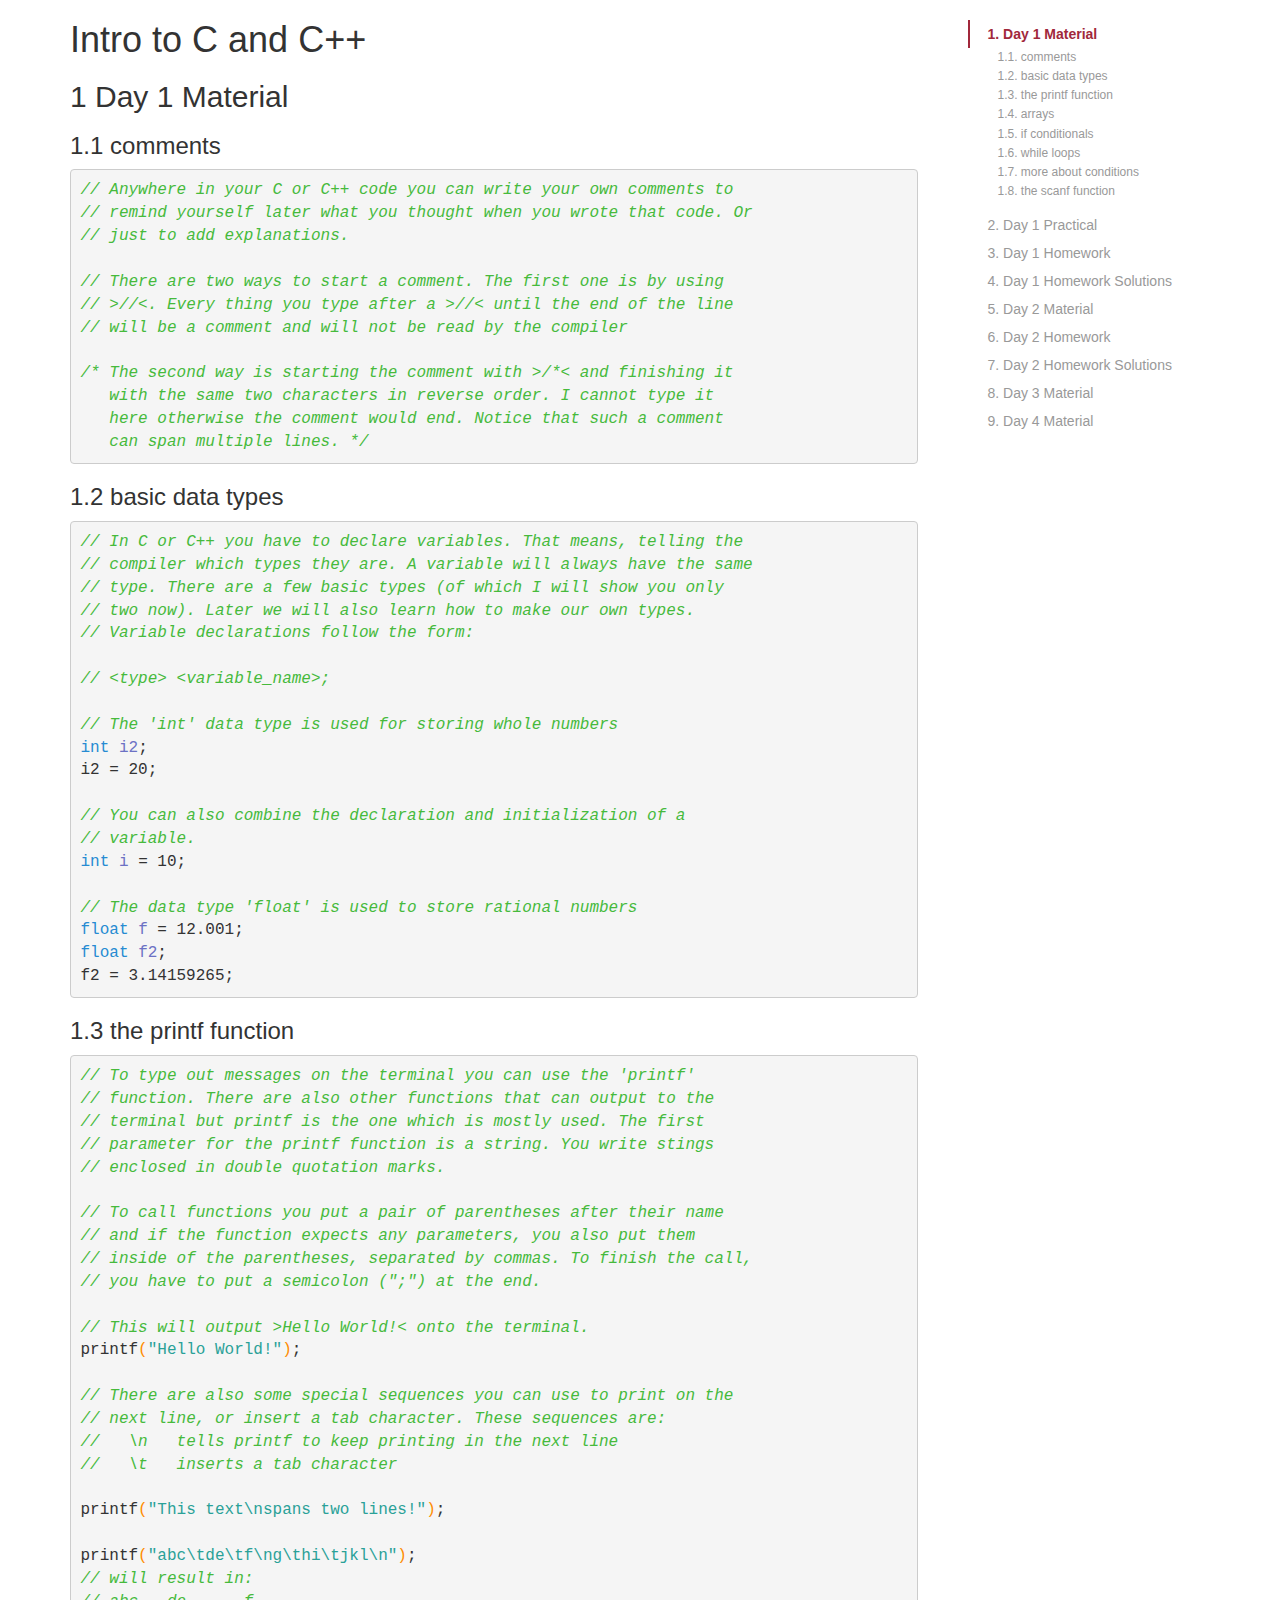
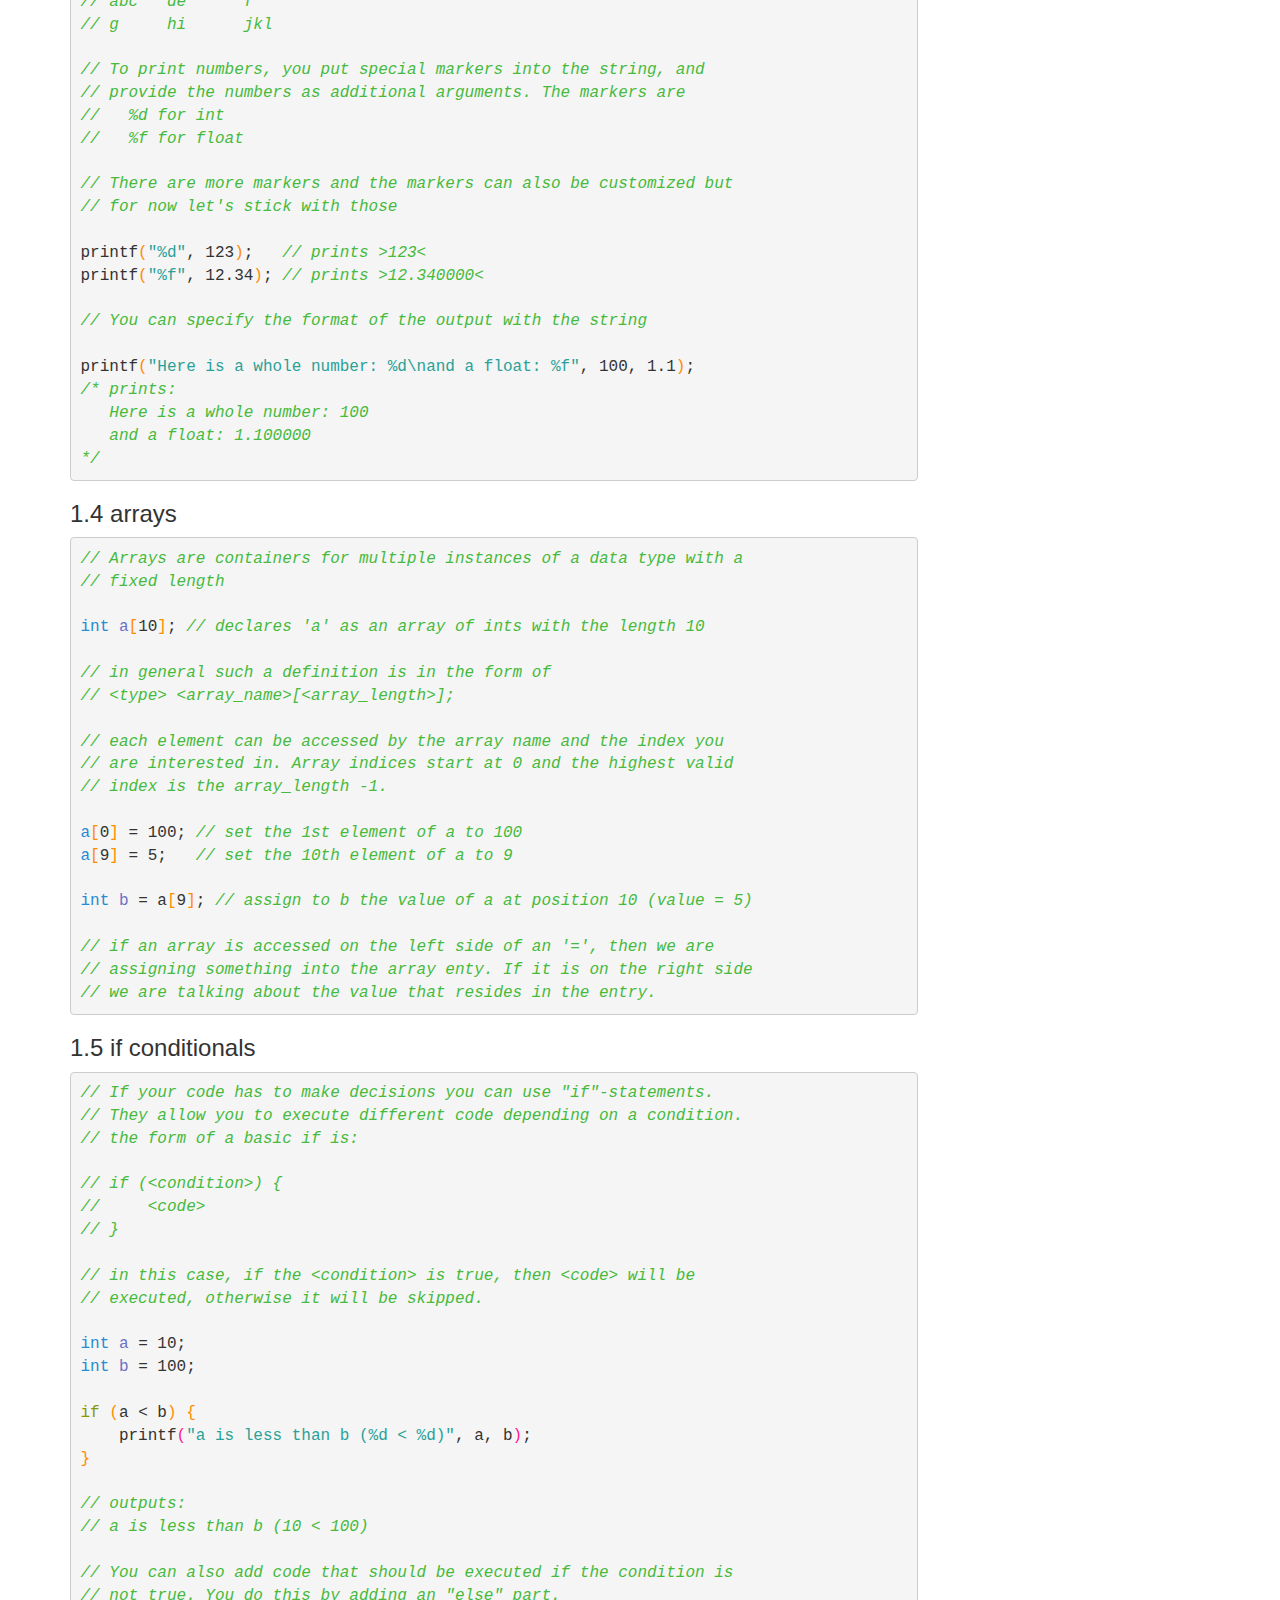
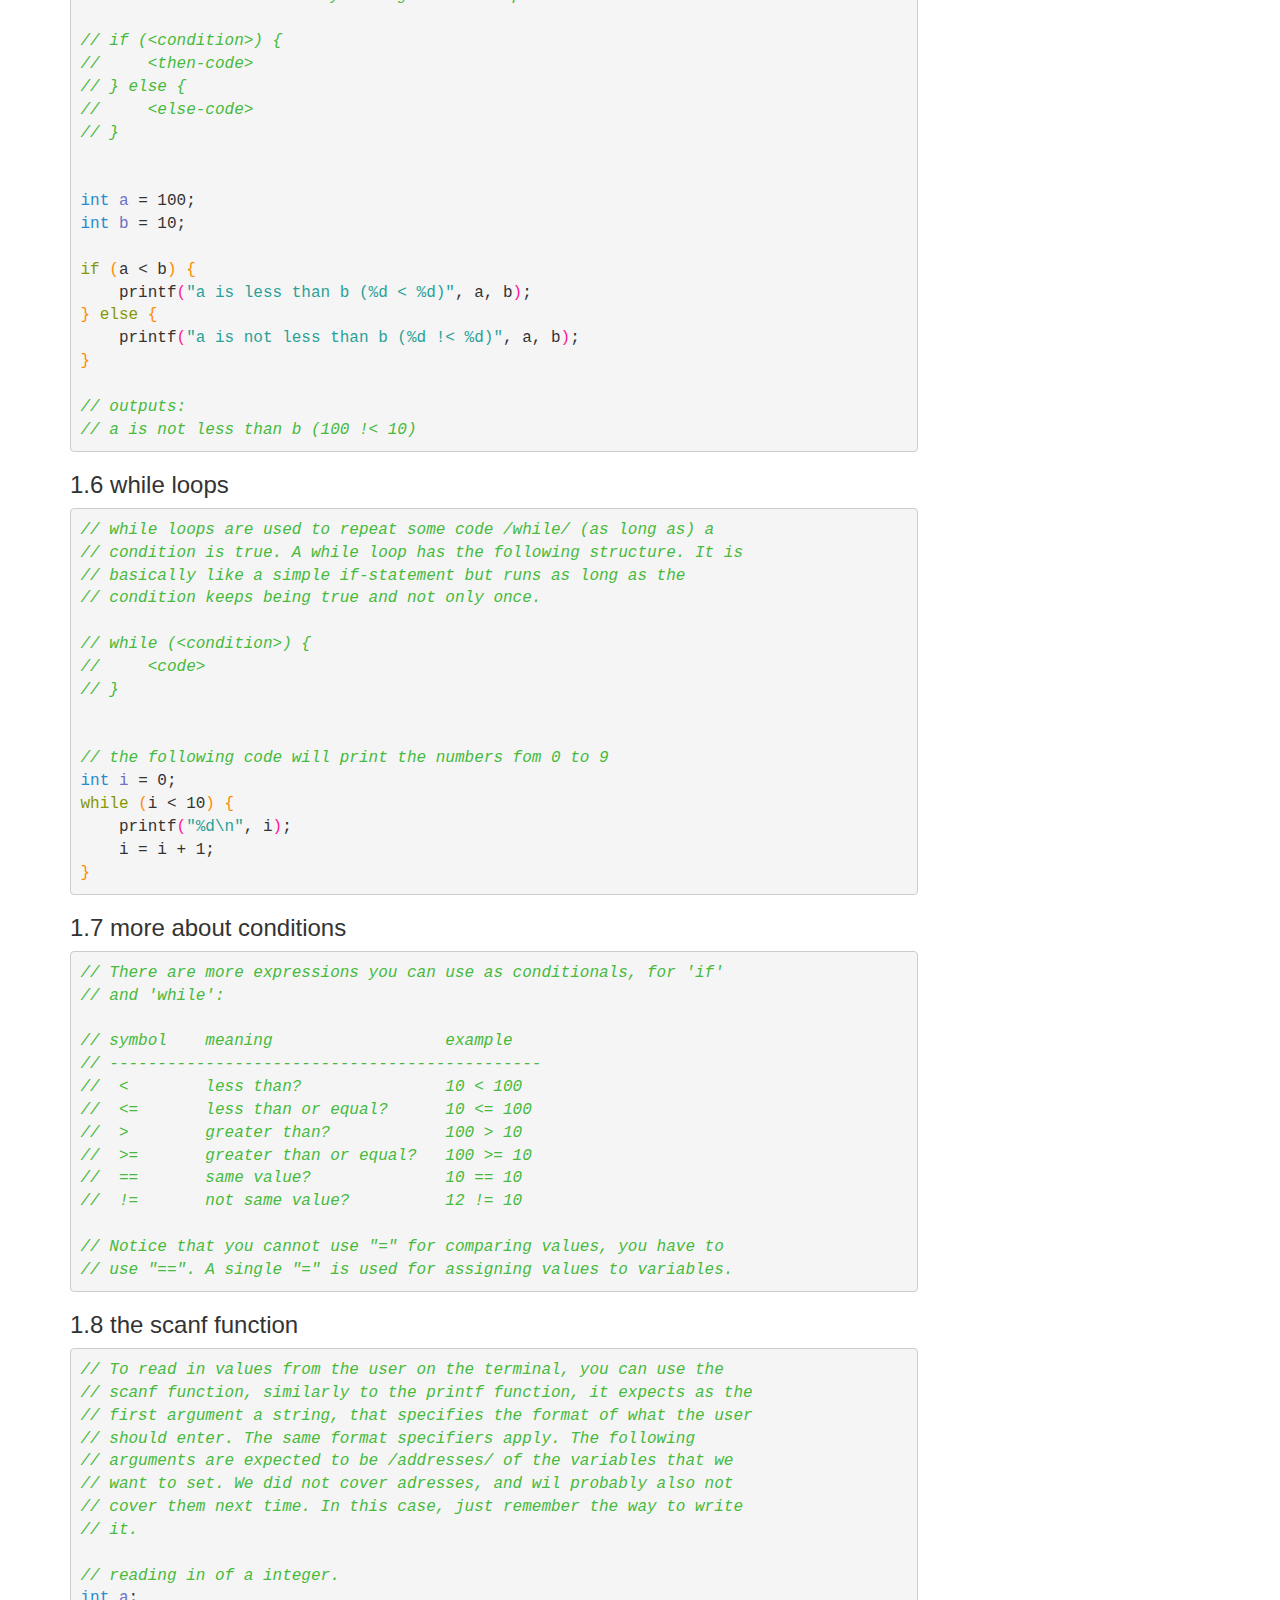
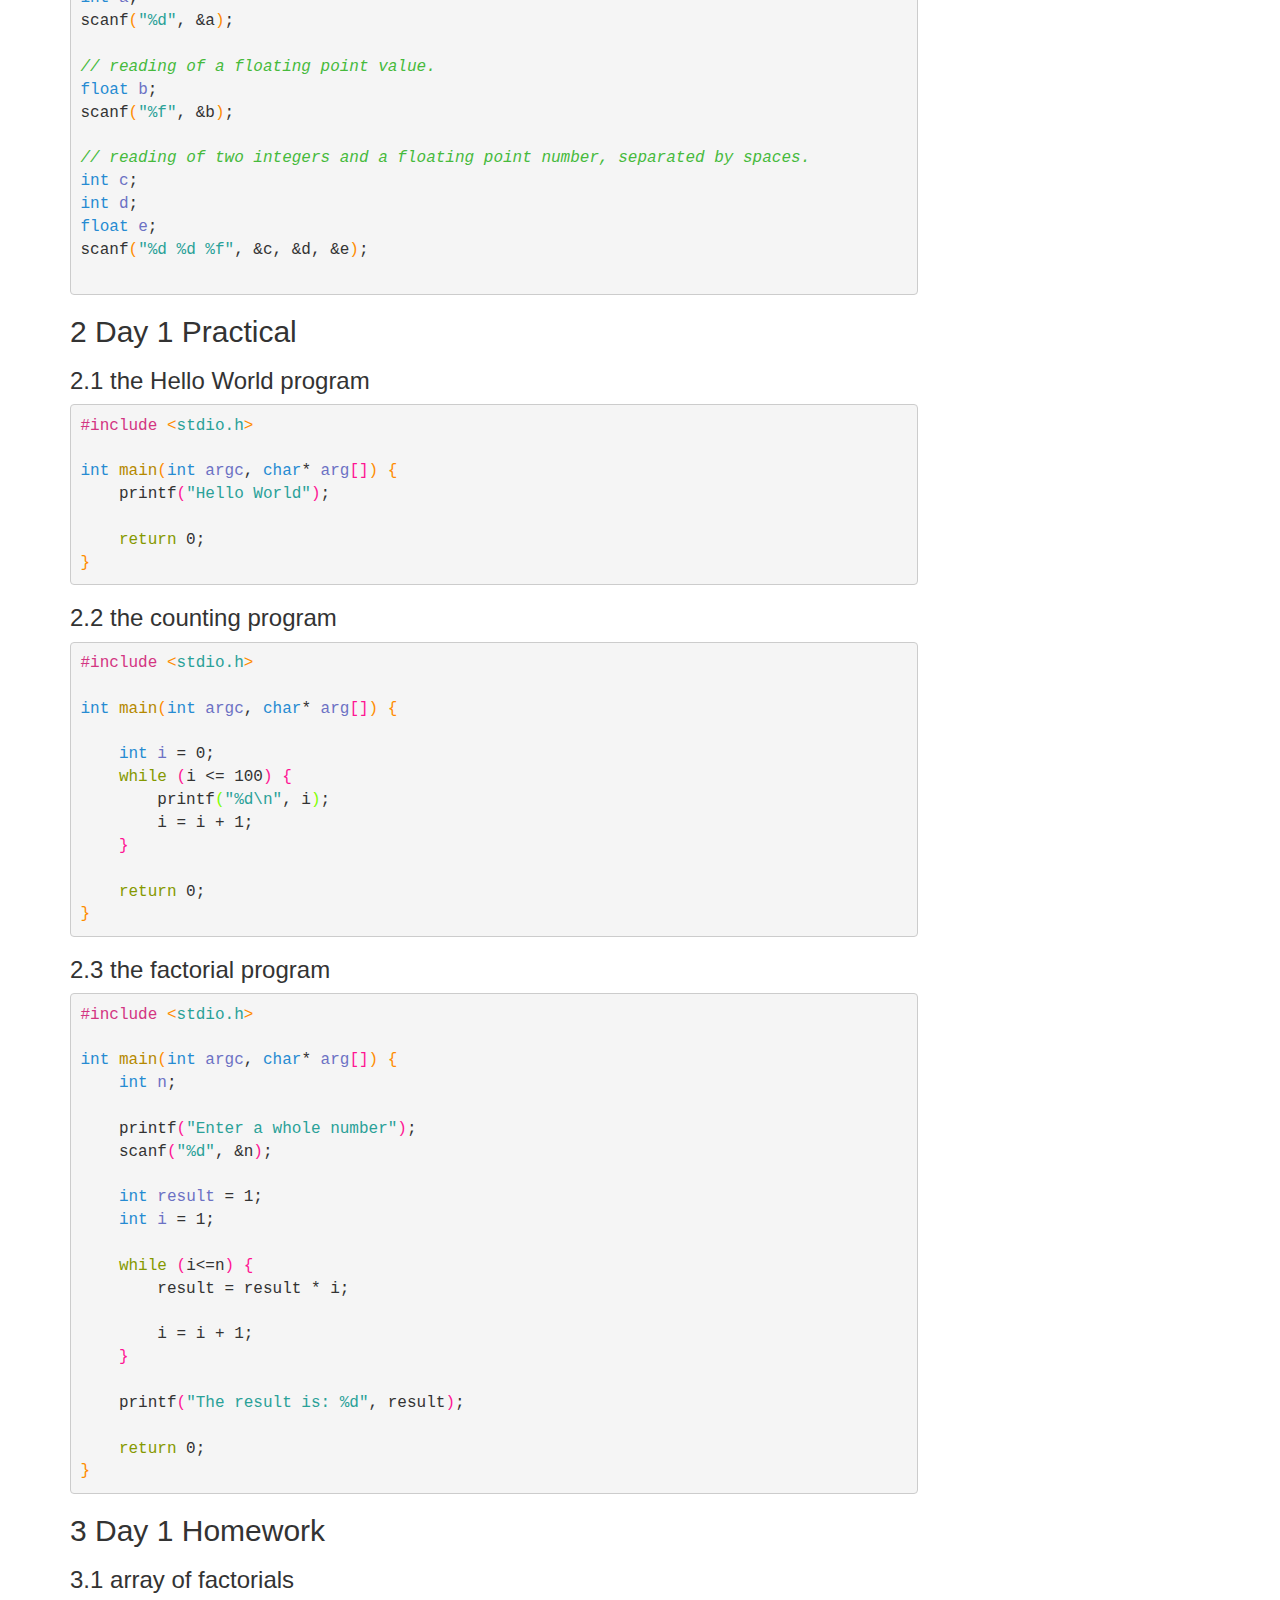
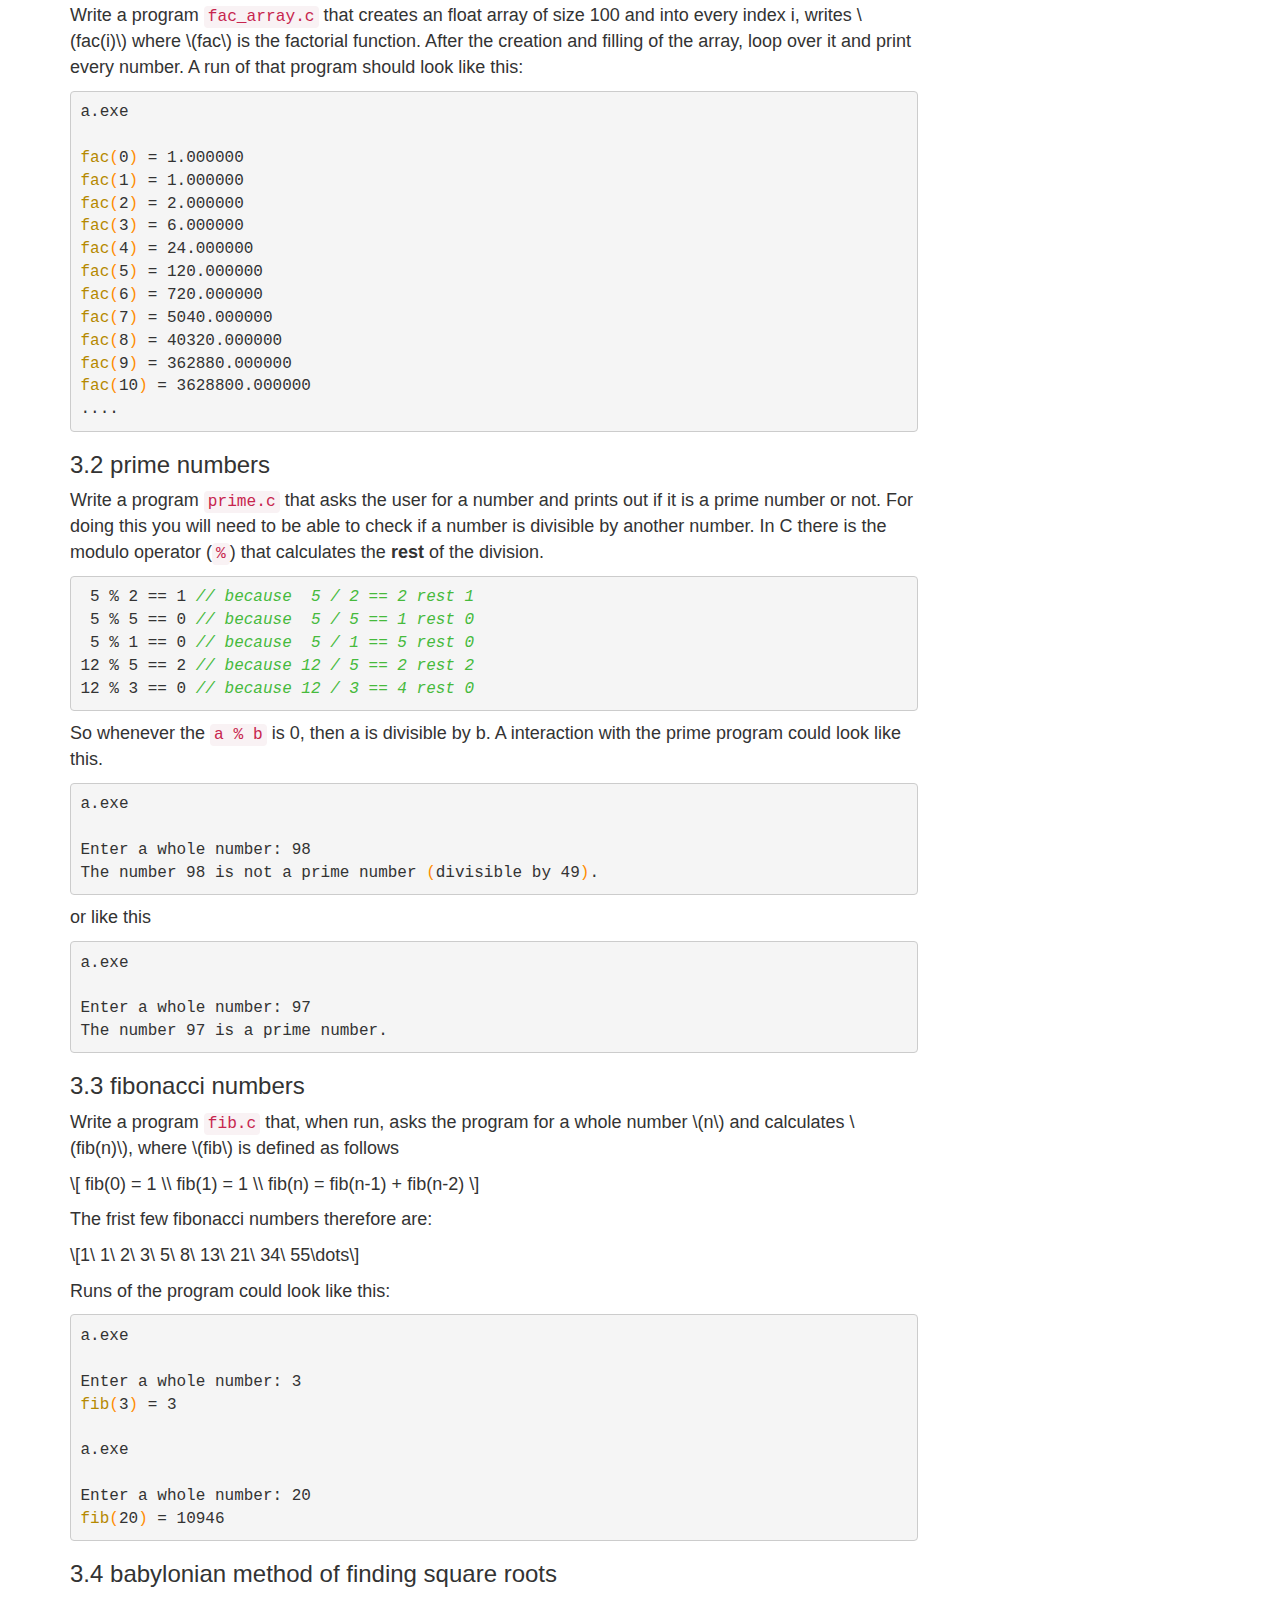
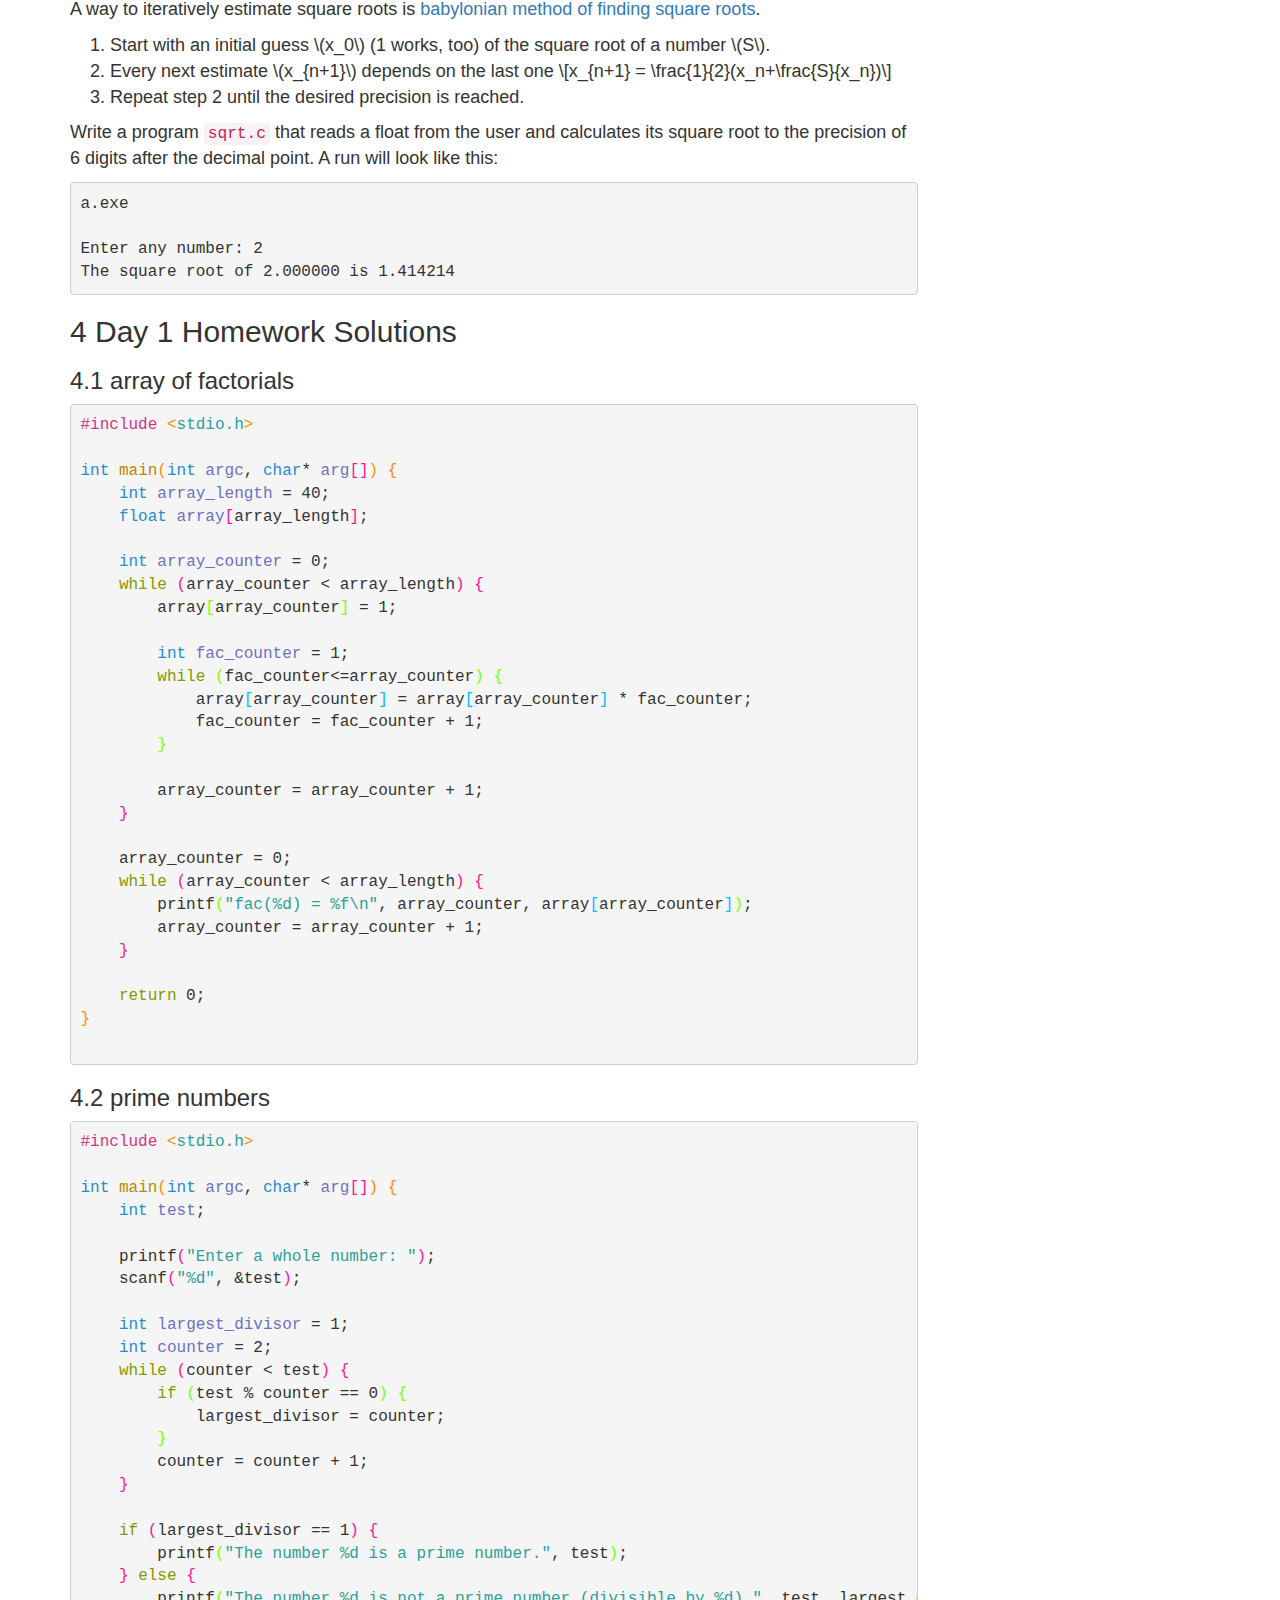
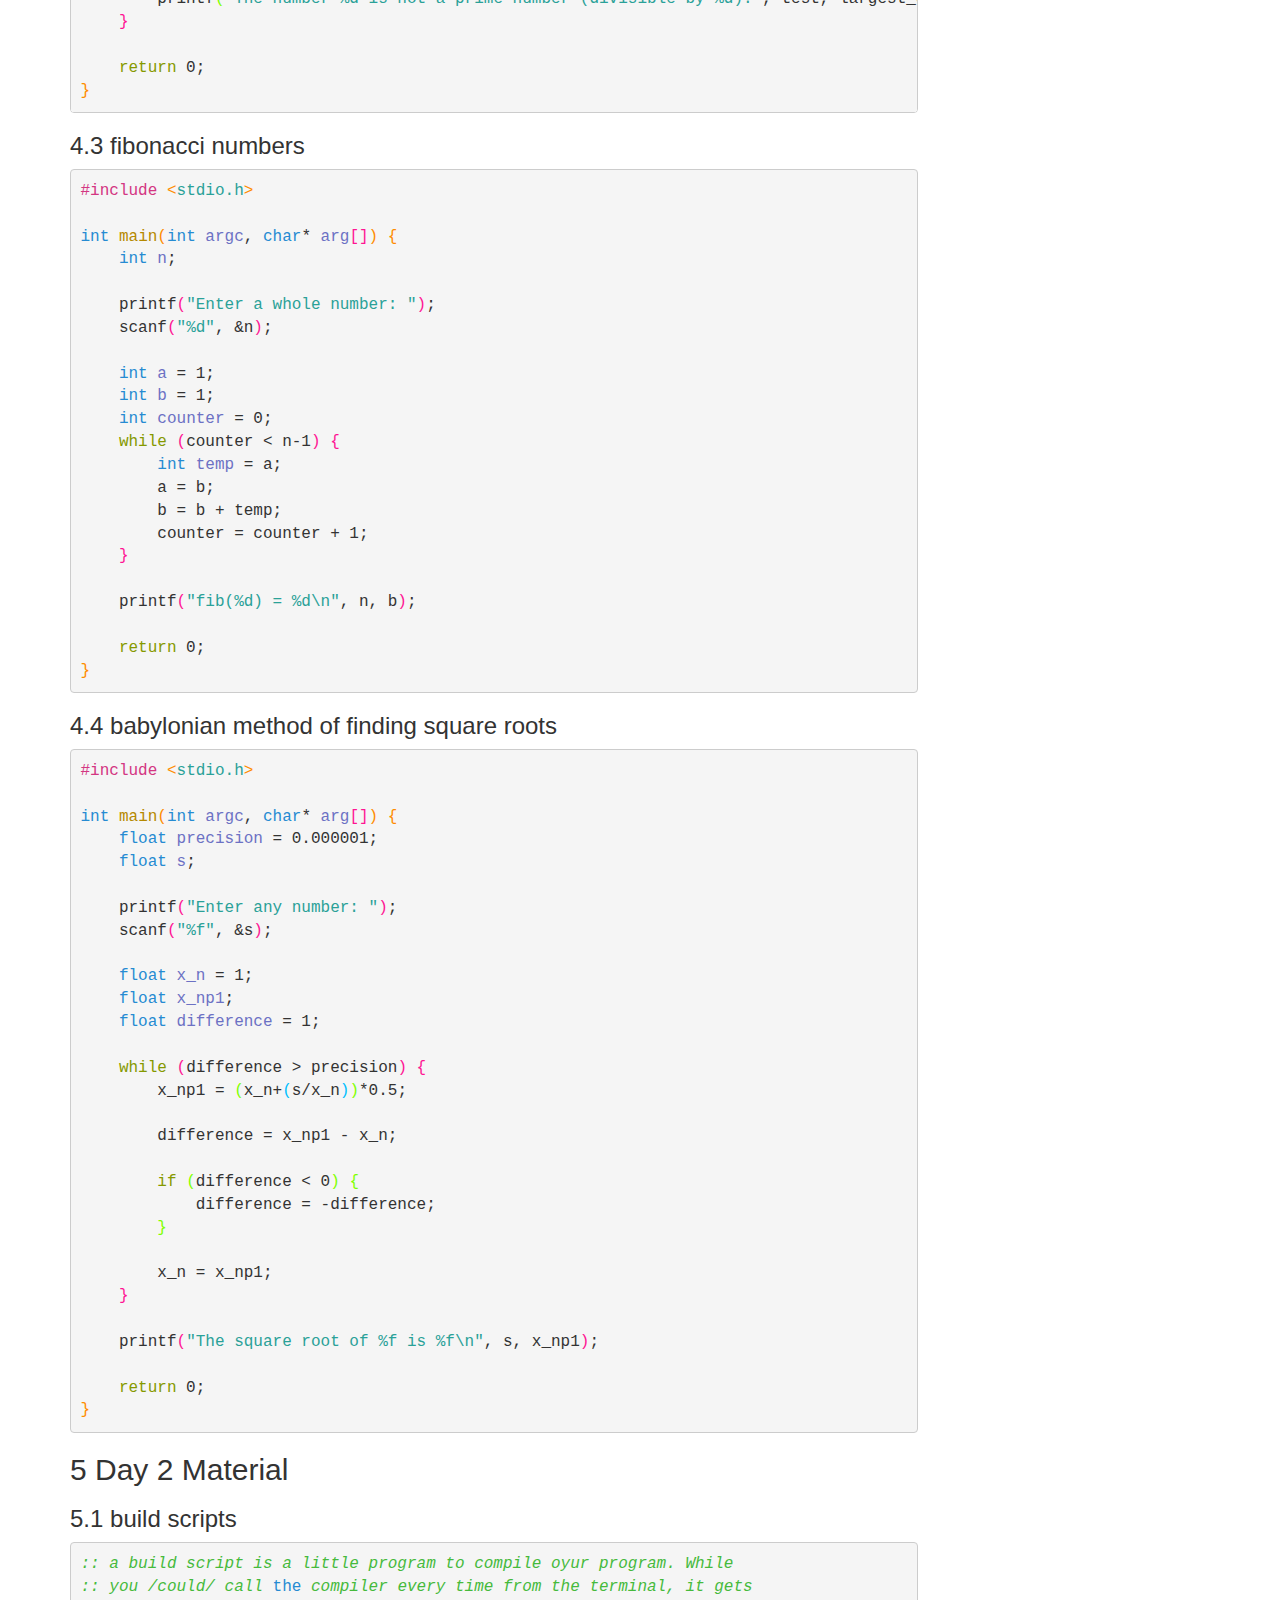
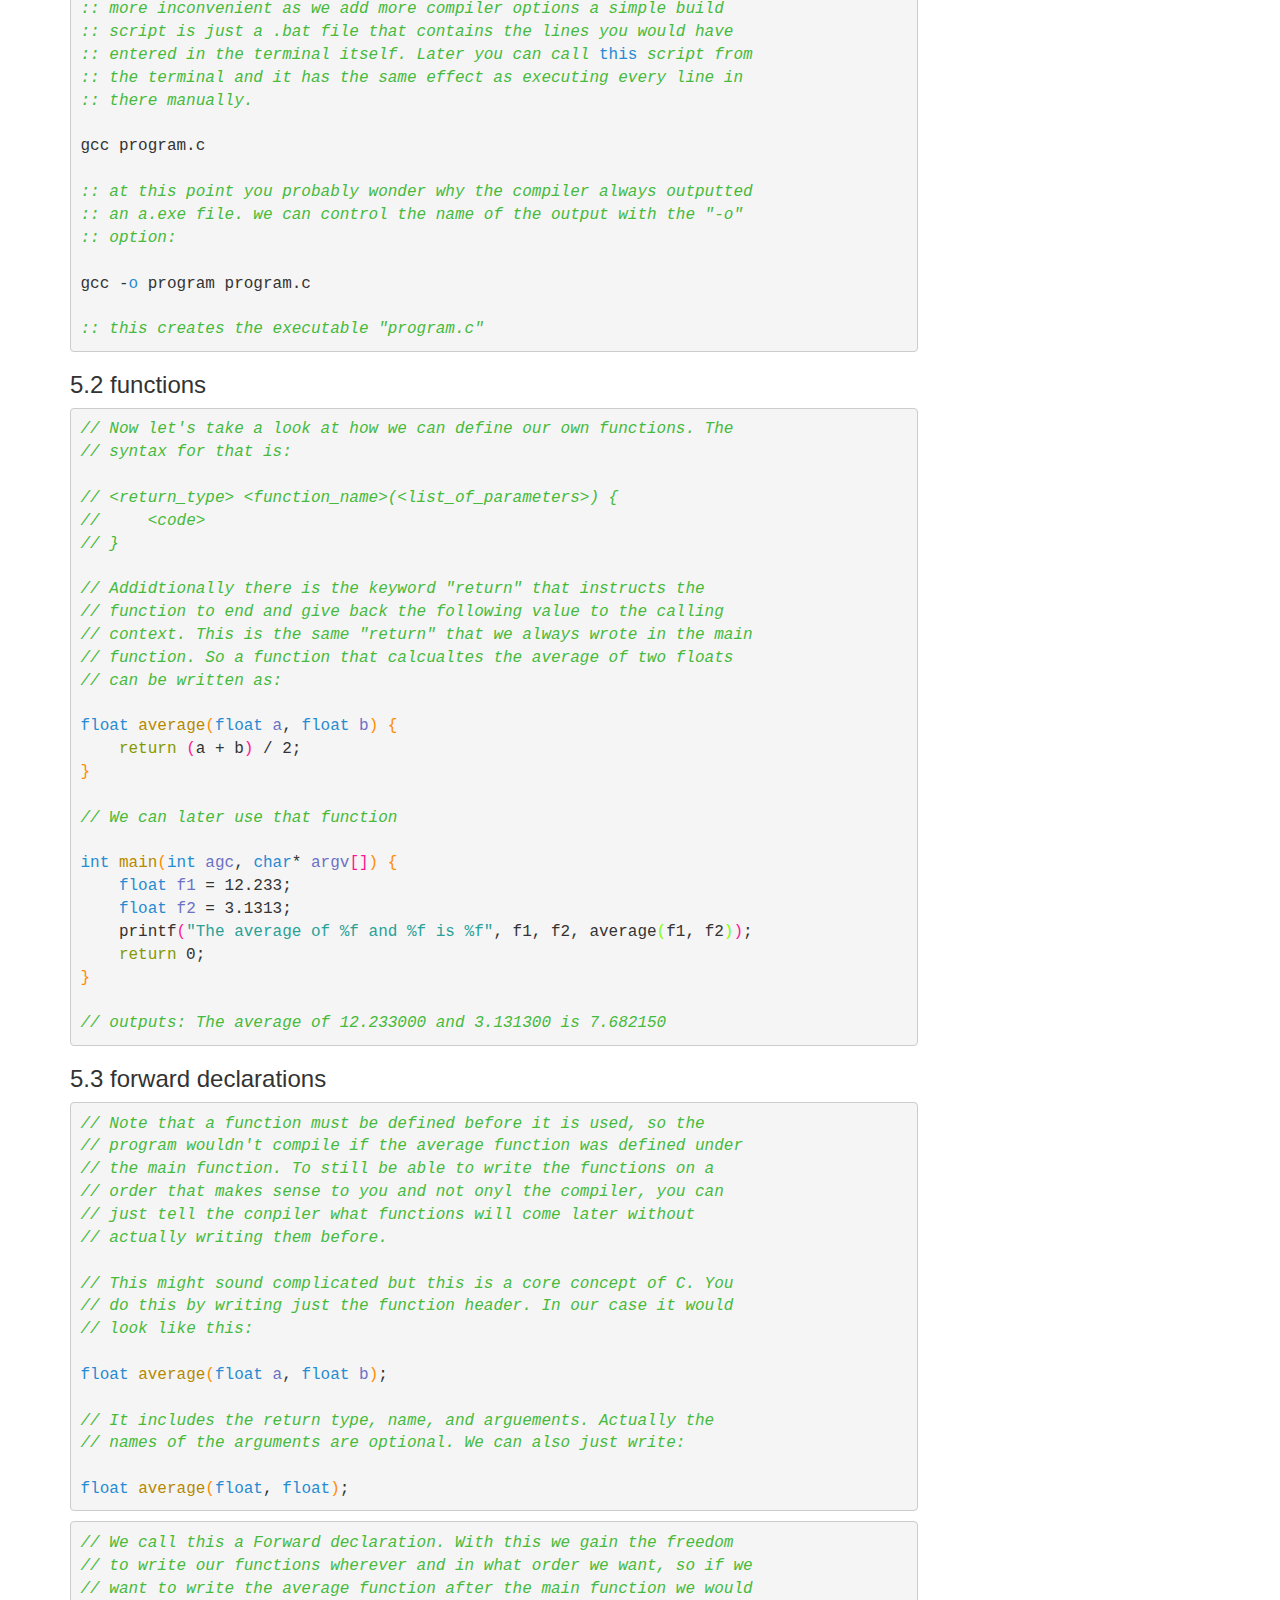
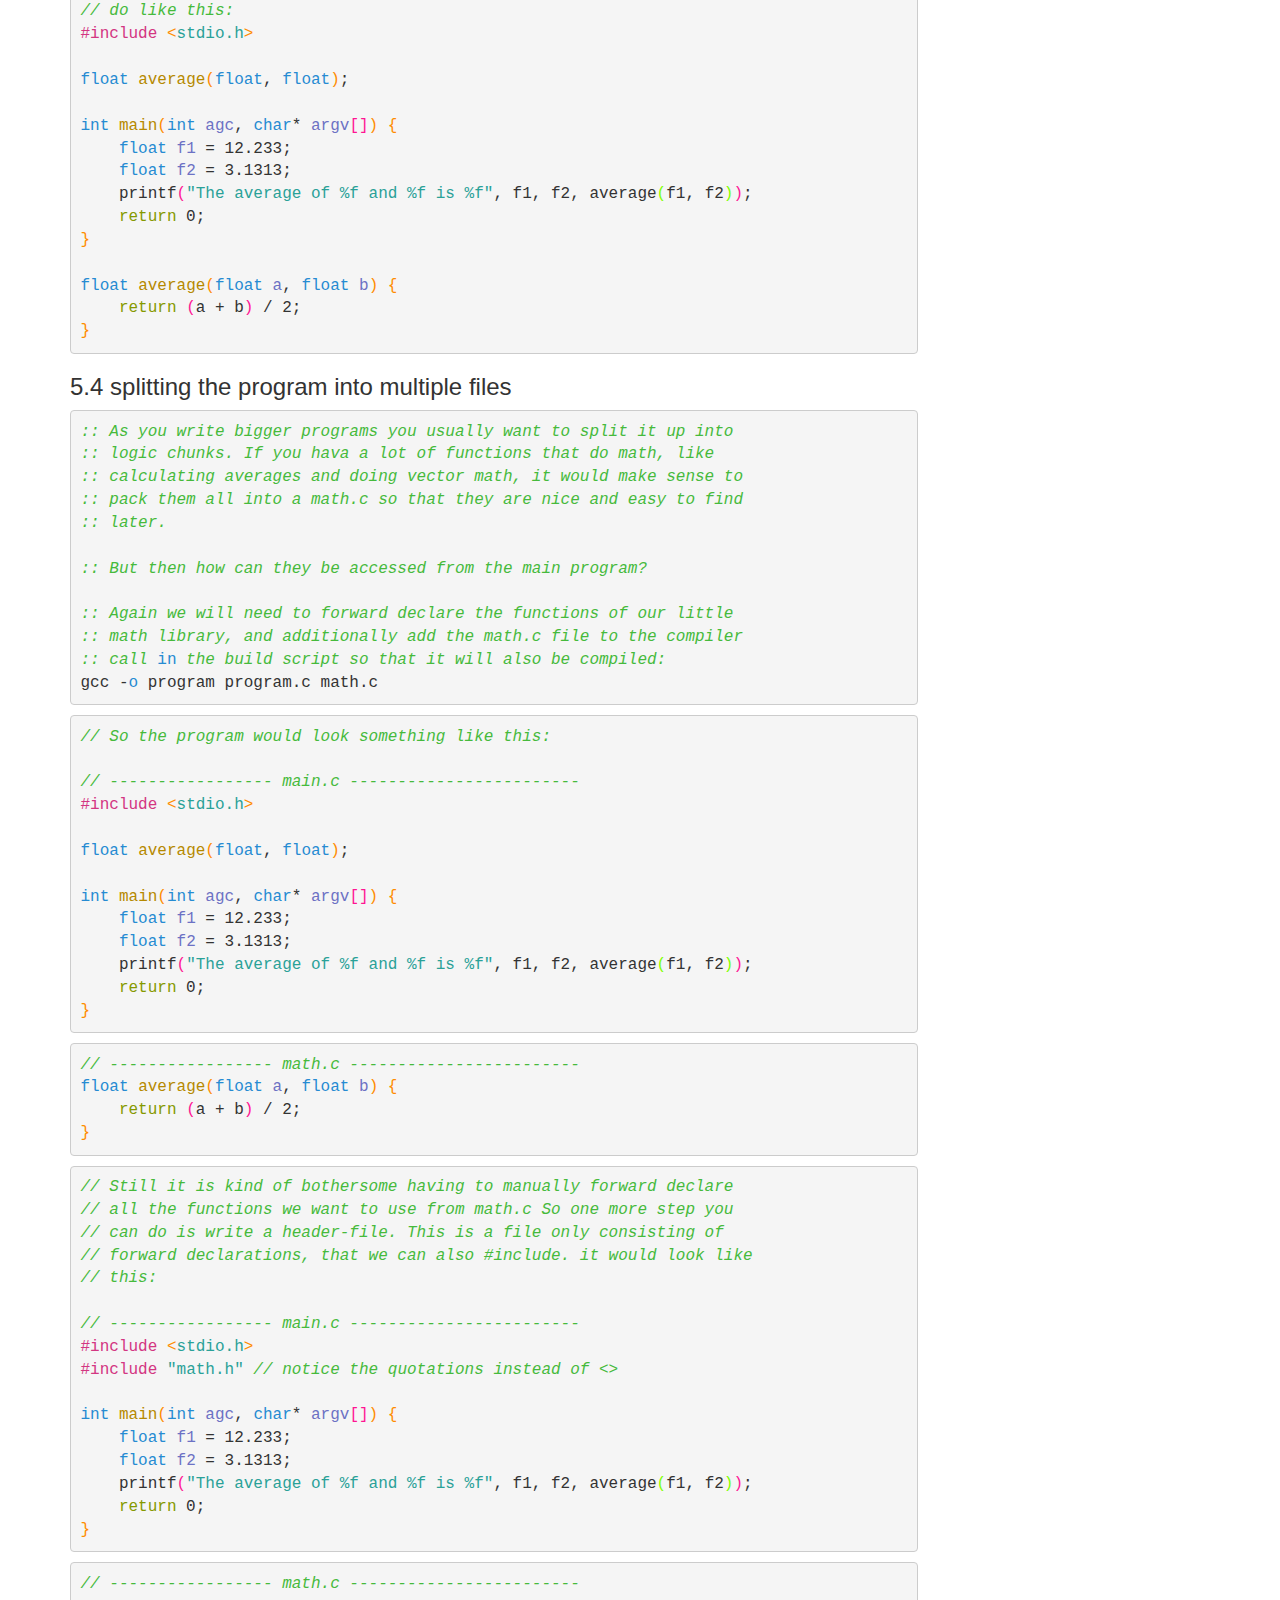
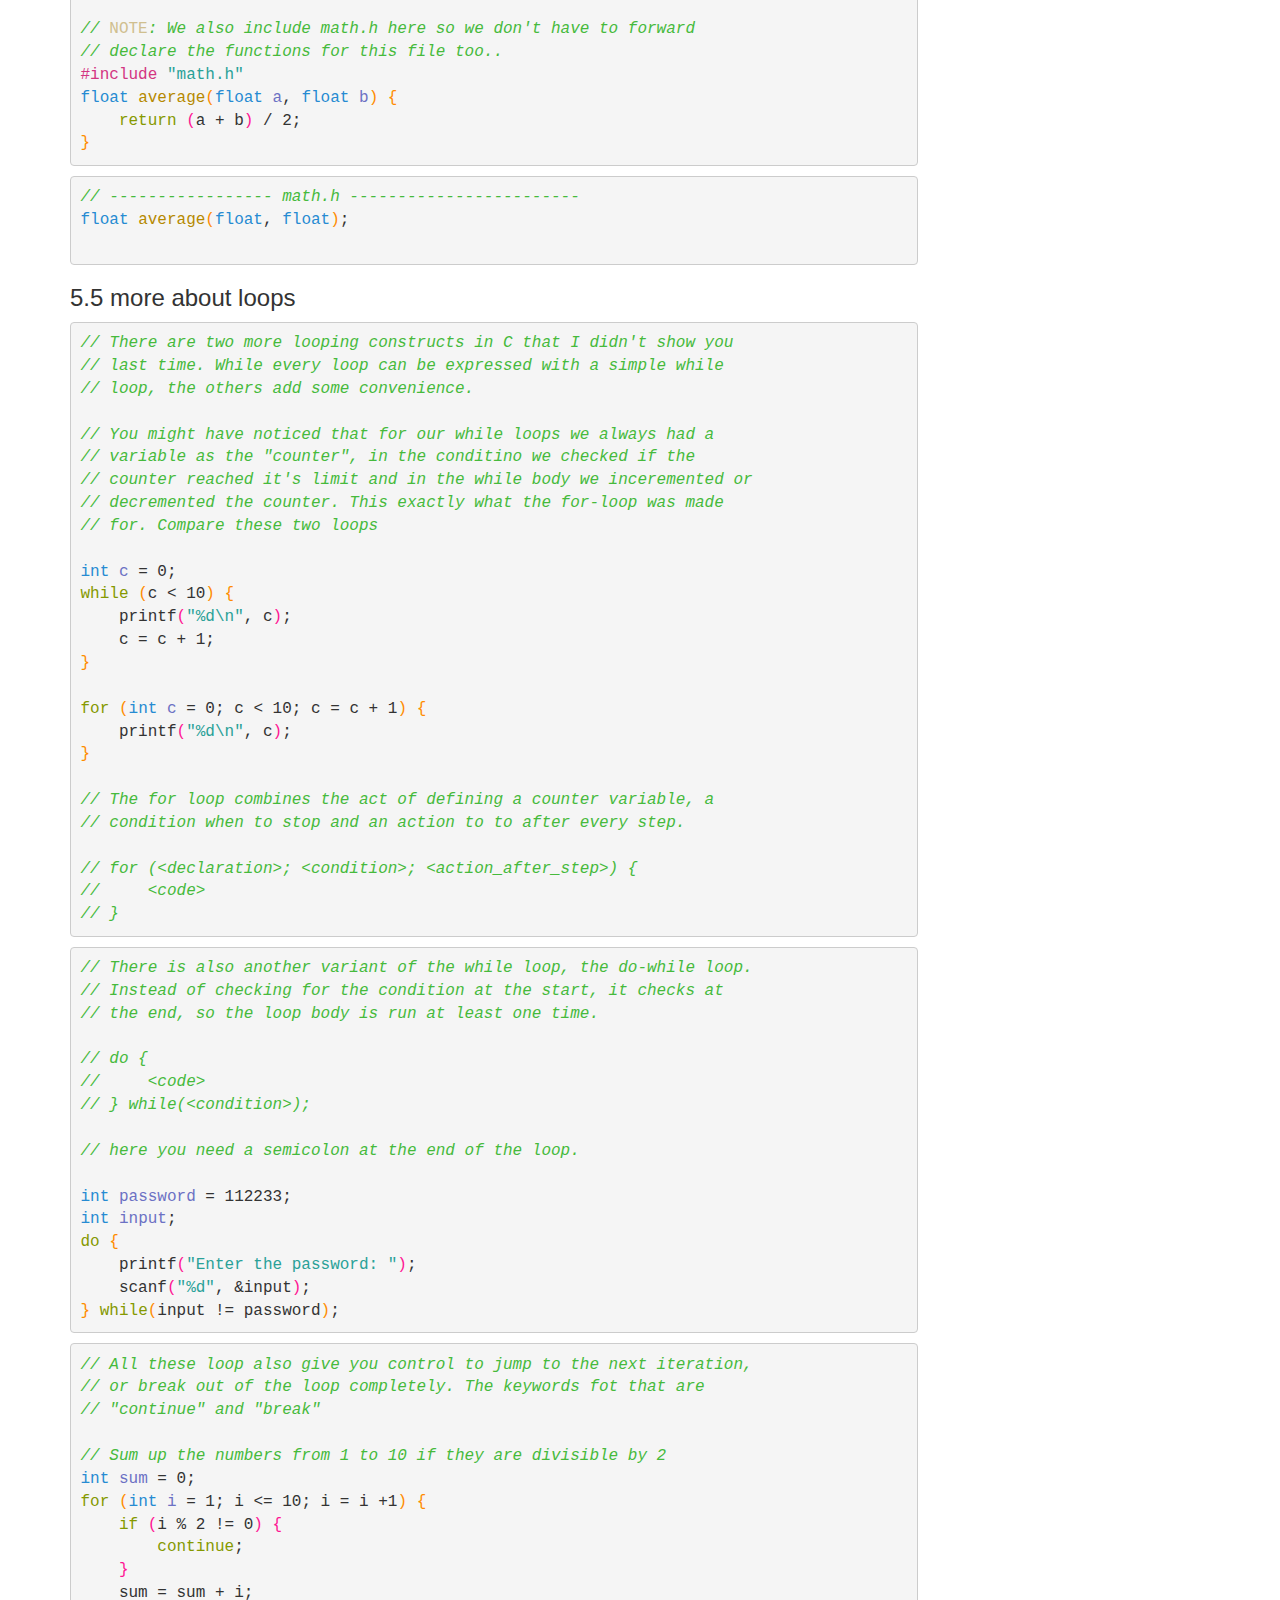
<file: c/index.html>
<!doctype html>
<html lang="en">
<head>
<title>Intro to C and C++</title>
<!-- 2020-04-10 Fr 22:22 -->
<meta charset="utf-8">
<meta name="viewport" content="width=device-width, initial-scale=1">
<meta name="generator" content="Org-mode">
<meta name="author" content="Felix Brendel">

<link  href="https://cdnjs.cloudflare.com/ajax/libs/twitter-bootstrap/3.3.5/css/bootstrap.min.css" rel="stylesheet">
<script src="https://cdnjs.cloudflare.com/ajax/libs/jquery/1.11.3/jquery.min.js"></script>
<script src="https://cdnjs.cloudflare.com/ajax/libs/twitter-bootstrap/3.3.5/js/bootstrap.min.js"></script>
<style type="text/css">
/* org mode styles on top of twbs */

html {
    position: relative;
    min-height: 100%;
}

body {
    font-size: 18px;
    margin-bottom: 105px;
}

footer {
    position: absolute;
    bottom: 0;
    width: 100%;
    height: 101px;
    background-color: #f5f5f5;
}

footer > div {
    padding: 10px;
}

footer p {
    margin: 0 0 5px;
    text-align: center;
    font-size: 16px;
}

#table-of-contents {
    margin-top: 20px;
    margin-bottom: 20px;
}

blockquote p {
    font-size: 18px;
}

pre {
    font-size: 16px;
}

.footpara {
    display: inline-block;
}

figcaption {
  font-size: 16px;
  color: #666;
  font-style: italic;
  padding-bottom: 15px;
}

/* from twbs docs */

.bs-docs-sidebar.affix {
    position: static;
}
@media (min-width: 768px) {
    .bs-docs-sidebar {
        padding-left: 20px;
    }
}

/* All levels of nav */
.bs-docs-sidebar .nav > li > a {
    display: block;
    padding: 4px 20px;
    font-size: 14px;
    font-weight: 500;
    color: #999;
}
.bs-docs-sidebar .nav > li > a:hover,
.bs-docs-sidebar .nav > li > a:focus {
    padding-left: 19px;
    color: #A1283B;
    text-decoration: none;
    background-color: transparent;
    border-left: 1px solid #A1283B;
}
.bs-docs-sidebar .nav > .active > a,
.bs-docs-sidebar .nav > .active:hover > a,
.bs-docs-sidebar .nav > .active:focus > a {
    padding-left: 18px;
    font-weight: bold;
    color: #A1283B;
    background-color: transparent;
    border-left: 2px solid #A1283B;
}

/* Nav: second level (shown on .active) */
.bs-docs-sidebar .nav .nav {
    display: none; /* Hide by default, but at >768px, show it */
    padding-bottom: 10px;
}
.bs-docs-sidebar .nav .nav > li > a {
    padding-top: 1px;
    padding-bottom: 1px;
    padding-left: 30px;
    font-size: 12px;
    font-weight: normal;
}
.bs-docs-sidebar .nav .nav > li > a:hover,
.bs-docs-sidebar .nav .nav > li > a:focus {
    padding-left: 29px;
}
.bs-docs-sidebar .nav .nav > .active > a,
.bs-docs-sidebar .nav .nav > .active:hover > a,
.bs-docs-sidebar .nav .nav > .active:focus > a {
    padding-left: 28px;
    font-weight: 500;
}

/* Nav: third level (shown on .active) */
.bs-docs-sidebar .nav .nav .nav {
    padding-bottom: 10px;
}
.bs-docs-sidebar .nav .nav .nav > li > a {
    padding-top: 1px;
    padding-bottom: 1px;
    padding-left: 40px;
    font-size: 12px;
    font-weight: normal;
}
.bs-docs-sidebar .nav .nav .nav > li > a:hover,
.bs-docs-sidebar .nav .nav .nav > li > a:focus {
    padding-left: 39px;
}
.bs-docs-sidebar .nav .nav .nav > .active > a,
.bs-docs-sidebar .nav .nav .nav > .active:hover > a,
.bs-docs-sidebar .nav .nav .nav > .active:focus > a {
    padding-left: 38px;
    font-weight: 500;
}

/* Show and affix the side nav when space allows it */
@media (min-width: 992px) {
    .bs-docs-sidebar .nav > .active > ul {
        display: block;
    }
    /* Widen the fixed sidebar */
    .bs-docs-sidebar.affix,
    .bs-docs-sidebar.affix-bottom {
        width: 213px;
    }
    .bs-docs-sidebar.affix {
        position: fixed; /* Undo the static from mobile first approach */
        top: 20px;
    }
    .bs-docs-sidebar.affix-bottom {
        position: absolute; /* Undo the static from mobile first approach */
    }
    .bs-docs-sidebar.affix .bs-docs-sidenav,.bs-docs-sidebar.affix-bottom .bs-docs-sidenav {
        margin-top: 0;
        margin-bottom: 0
    }
}
@media (min-width: 1200px) {
    /* Widen the fixed sidebar again */
    .bs-docs-sidebar.affix-bottom,
    .bs-docs-sidebar.affix {
        width: 263px;
    }
}
</style>
<script type="text/javascript">
$(function() {
    'use strict';

    $('.bs-docs-sidebar li').first().addClass('active');

    $(document.body).scrollspy({target: '.bs-docs-sidebar'});

    $('.bs-docs-sidebar').affix();
});
</script>

<script type="text/x-mathjax-config">
MathJax.Hub.Config({
  displayAlign: "center",
  displayIndent: "2em",
  messageStyle: "none",
  "HTML-CSS": {
    scale: 100,
    styles: {
      ".MathJax_Display": {
        "font-size": "100%"
      }
    }
  },
  "SVG": {
    scale: 100,
    styles: {
      ".MathJax_SVG_Display": {
        "font-size": "100%",
        "margin-left": "-2.281em"
      }
    }
  }
});
</script>
<script type="text/javascript" src="https://cdn.mathjax.org/mathjax/latest/MathJax.js?config=TeX-AMS_SVG"></script>
</head>
<body>
<div id="content" class="container">
<div class="row"><div class="col-md-9"><h1 class="title">Intro to C and C++</h1>

<div id="outline-container-sec-1" class="outline-2">
<h2 id="sec-1"><span class="section-number-2">1</span> Day 1 Material</h2>
<div class="outline-text-2" id="text-1">
</div><div id="outline-container-sec-1-1" class="outline-3">
<h3 id="sec-1-1"><span class="section-number-3">1.1</span> comments</h3>
<div class="outline-text-3" id="text-1-1">
<div class="org-src-container">

<pre class="src src-c"><span style="color: #46BA3C; font-style: italic;">// </span><span style="color: #46BA3C; font-style: italic;">Anywhere in your C or C++ code you can write your own comments to</span>
<span style="color: #46BA3C; font-style: italic;">// </span><span style="color: #46BA3C; font-style: italic;">remind yourself later what you thought when you wrote that code. Or</span>
<span style="color: #46BA3C; font-style: italic;">// </span><span style="color: #46BA3C; font-style: italic;">just to add explanations.</span>

<span style="color: #46BA3C; font-style: italic;">// </span><span style="color: #46BA3C; font-style: italic;">There are two ways to start a comment. The first one is by using</span>
<span style="color: #46BA3C; font-style: italic;">// </span><span style="color: #46BA3C; font-style: italic;">&gt;//&lt;. Every thing you type after a &gt;//&lt; until the end of the line</span>
<span style="color: #46BA3C; font-style: italic;">// </span><span style="color: #46BA3C; font-style: italic;">will be a comment and will not be read by the compiler</span>

<span style="color: #46BA3C; font-style: italic;">/* </span><span style="color: #46BA3C; font-style: italic;">The second way is starting the comment with &gt;/*&lt; and finishing it</span>
<span style="color: #46BA3C; font-style: italic;">   with the same two characters in reverse order. I cannot type it</span>
<span style="color: #46BA3C; font-style: italic;">   here otherwise the comment would end. Notice that such a comment</span>
<span style="color: #46BA3C; font-style: italic;">   can span multiple lines. </span><span style="color: #46BA3C; font-style: italic;">*/</span>
</pre>
</div>
</div>
</div>
<div id="outline-container-sec-1-2" class="outline-3">
<h3 id="sec-1-2"><span class="section-number-3">1.2</span> basic data types</h3>
<div class="outline-text-3" id="text-1-2">
<div class="org-src-container">

<pre class="src src-c"><span style="color: #46BA3C; font-style: italic;">// </span><span style="color: #46BA3C; font-style: italic;">In C or C++ you have to declare variables. That means, telling the</span>
<span style="color: #46BA3C; font-style: italic;">// </span><span style="color: #46BA3C; font-style: italic;">compiler which types they are. A variable will always have the same</span>
<span style="color: #46BA3C; font-style: italic;">// </span><span style="color: #46BA3C; font-style: italic;">type. There are a few basic types (of which I will show you only</span>
<span style="color: #46BA3C; font-style: italic;">// </span><span style="color: #46BA3C; font-style: italic;">two now). Later we will also learn how to make our own types.</span>
<span style="color: #46BA3C; font-style: italic;">// </span><span style="color: #46BA3C; font-style: italic;">Variable declarations follow the form:</span>

<span style="color: #46BA3C; font-style: italic;">// </span><span style="color: #46BA3C; font-style: italic;">&lt;type&gt; &lt;variable_name&gt;;</span>

<span style="color: #46BA3C; font-style: italic;">// </span><span style="color: #46BA3C; font-style: italic;">The 'int' data type is used for storing whole numbers</span>
<span style="color: #268bd2;">int</span> <span style="color: #6c71c4;">i2</span>;
i2 = 20;

<span style="color: #46BA3C; font-style: italic;">// </span><span style="color: #46BA3C; font-style: italic;">You can also combine the declaration and initialization of a</span>
<span style="color: #46BA3C; font-style: italic;">// </span><span style="color: #46BA3C; font-style: italic;">variable.</span>
<span style="color: #268bd2;">int</span> <span style="color: #6c71c4;">i</span> = 10;

<span style="color: #46BA3C; font-style: italic;">// </span><span style="color: #46BA3C; font-style: italic;">The data type 'float' is used to store rational numbers</span>
<span style="color: #268bd2;">float</span> <span style="color: #6c71c4;">f</span> = 12.001;
<span style="color: #268bd2;">float</span> <span style="color: #6c71c4;">f2</span>;
f2 = 3.14159265;
</pre>
</div>
</div>
</div>
<div id="outline-container-sec-1-3" class="outline-3">
<h3 id="sec-1-3"><span class="section-number-3">1.3</span> the printf function</h3>
<div class="outline-text-3" id="text-1-3">
<div class="org-src-container">

<pre class="src src-c"><span style="color: #46BA3C; font-style: italic;">// </span><span style="color: #46BA3C; font-style: italic;">To type out messages on the terminal you can use the 'printf'</span>
<span style="color: #46BA3C; font-style: italic;">// </span><span style="color: #46BA3C; font-style: italic;">function. There are also other functions that can output to the</span>
<span style="color: #46BA3C; font-style: italic;">// </span><span style="color: #46BA3C; font-style: italic;">terminal but printf is the one which is mostly used. The first</span>
<span style="color: #46BA3C; font-style: italic;">// </span><span style="color: #46BA3C; font-style: italic;">parameter for the printf function is a string. You write stings</span>
<span style="color: #46BA3C; font-style: italic;">// </span><span style="color: #46BA3C; font-style: italic;">enclosed in double quotation marks.</span>

<span style="color: #46BA3C; font-style: italic;">// </span><span style="color: #46BA3C; font-style: italic;">To call functions you put a pair of parentheses after their name</span>
<span style="color: #46BA3C; font-style: italic;">// </span><span style="color: #46BA3C; font-style: italic;">and if the function expects any parameters, you also put them</span>
<span style="color: #46BA3C; font-style: italic;">// </span><span style="color: #46BA3C; font-style: italic;">inside of the parentheses, separated by commas. To finish the call,</span>
<span style="color: #46BA3C; font-style: italic;">// </span><span style="color: #46BA3C; font-style: italic;">you have to put a semicolon (";") at the end.</span>

<span style="color: #46BA3C; font-style: italic;">// </span><span style="color: #46BA3C; font-style: italic;">This will output &gt;Hello World!&lt; onto the terminal.</span>
printf<span style="color: #ff8c00;">(</span><span style="color: #2aa198;">"Hello World!"</span><span style="color: #ff8c00;">)</span>;

<span style="color: #46BA3C; font-style: italic;">// </span><span style="color: #46BA3C; font-style: italic;">There are also some special sequences you can use to print on the</span>
<span style="color: #46BA3C; font-style: italic;">// </span><span style="color: #46BA3C; font-style: italic;">next line, or insert a tab character. These sequences are:</span>
<span style="color: #46BA3C; font-style: italic;">//   </span><span style="color: #46BA3C; font-style: italic;">\n   tells printf to keep printing in the next line</span>
<span style="color: #46BA3C; font-style: italic;">//   </span><span style="color: #46BA3C; font-style: italic;">\t   inserts a tab character</span>

printf<span style="color: #ff8c00;">(</span><span style="color: #2aa198;">"This text\nspans two lines!"</span><span style="color: #ff8c00;">)</span>;

printf<span style="color: #ff8c00;">(</span><span style="color: #2aa198;">"abc\tde\tf\ng\thi\tjkl\n"</span><span style="color: #ff8c00;">)</span>;
<span style="color: #46BA3C; font-style: italic;">// </span><span style="color: #46BA3C; font-style: italic;">will result in:</span>
<span style="color: #46BA3C; font-style: italic;">// </span><span style="color: #46BA3C; font-style: italic;">abc   de      f</span>
<span style="color: #46BA3C; font-style: italic;">// </span><span style="color: #46BA3C; font-style: italic;">g     hi      jkl</span>

<span style="color: #46BA3C; font-style: italic;">// </span><span style="color: #46BA3C; font-style: italic;">To print numbers, you put special markers into the string, and</span>
<span style="color: #46BA3C; font-style: italic;">// </span><span style="color: #46BA3C; font-style: italic;">provide the numbers as additional arguments. The markers are</span>
<span style="color: #46BA3C; font-style: italic;">//   </span><span style="color: #46BA3C; font-style: italic;">%d for int</span>
<span style="color: #46BA3C; font-style: italic;">//   </span><span style="color: #46BA3C; font-style: italic;">%f for float</span>

<span style="color: #46BA3C; font-style: italic;">// </span><span style="color: #46BA3C; font-style: italic;">There are more markers and the markers can also be customized but</span>
<span style="color: #46BA3C; font-style: italic;">// </span><span style="color: #46BA3C; font-style: italic;">for now let's stick with those</span>

printf<span style="color: #ff8c00;">(</span><span style="color: #2aa198;">"%d"</span>, 123<span style="color: #ff8c00;">)</span>;   <span style="color: #46BA3C; font-style: italic;">// </span><span style="color: #46BA3C; font-style: italic;">prints &gt;123&lt;</span>
printf<span style="color: #ff8c00;">(</span><span style="color: #2aa198;">"%f"</span>, 12.34<span style="color: #ff8c00;">)</span>; <span style="color: #46BA3C; font-style: italic;">// </span><span style="color: #46BA3C; font-style: italic;">prints &gt;12.340000&lt;</span>

<span style="color: #46BA3C; font-style: italic;">// </span><span style="color: #46BA3C; font-style: italic;">You can specify the format of the output with the string</span>

printf<span style="color: #ff8c00;">(</span><span style="color: #2aa198;">"Here is a whole number: %d\nand a float: %f"</span>, 100, 1.1<span style="color: #ff8c00;">)</span>;
<span style="color: #46BA3C; font-style: italic;">/* </span><span style="color: #46BA3C; font-style: italic;">prints:</span>
<span style="color: #46BA3C; font-style: italic;">   Here is a whole number: 100</span>
<span style="color: #46BA3C; font-style: italic;">   and a float: 1.100000</span>
<span style="color: #46BA3C; font-style: italic;">*/</span>
</pre>
</div>
</div>
</div>
<div id="outline-container-sec-1-4" class="outline-3">
<h3 id="sec-1-4"><span class="section-number-3">1.4</span> arrays</h3>
<div class="outline-text-3" id="text-1-4">
<div class="org-src-container">

<pre class="src src-c"><span style="color: #46BA3C; font-style: italic;">// </span><span style="color: #46BA3C; font-style: italic;">Arrays are containers for multiple instances of a data type with a</span>
<span style="color: #46BA3C; font-style: italic;">// </span><span style="color: #46BA3C; font-style: italic;">fixed length</span>

<span style="color: #268bd2;">int</span> <span style="color: #6c71c4;">a</span><span style="color: #ff8c00;">[</span>10<span style="color: #ff8c00;">]</span>; <span style="color: #46BA3C; font-style: italic;">// </span><span style="color: #46BA3C; font-style: italic;">declares 'a' as an array of ints with the length 10</span>

<span style="color: #46BA3C; font-style: italic;">// </span><span style="color: #46BA3C; font-style: italic;">in general such a definition is in the form of</span>
<span style="color: #46BA3C; font-style: italic;">// </span><span style="color: #46BA3C; font-style: italic;">&lt;type&gt; &lt;array_name&gt;[&lt;array_length&gt;];</span>

<span style="color: #46BA3C; font-style: italic;">// </span><span style="color: #46BA3C; font-style: italic;">each element can be accessed by the array name and the index you</span>
<span style="color: #46BA3C; font-style: italic;">// </span><span style="color: #46BA3C; font-style: italic;">are interested in. Array indices start at 0 and the highest valid</span>
<span style="color: #46BA3C; font-style: italic;">// </span><span style="color: #46BA3C; font-style: italic;">index is the array_length -1.</span>

<span style="color: #268bd2;">a</span><span style="color: #ff8c00;">[</span>0<span style="color: #ff8c00;">]</span> = 100; <span style="color: #46BA3C; font-style: italic;">// </span><span style="color: #46BA3C; font-style: italic;">set the 1st element of a to 100</span>
<span style="color: #268bd2;">a</span><span style="color: #ff8c00;">[</span>9<span style="color: #ff8c00;">]</span> = 5;   <span style="color: #46BA3C; font-style: italic;">// </span><span style="color: #46BA3C; font-style: italic;">set the 10th element of a to 9</span>

<span style="color: #268bd2;">int</span> <span style="color: #6c71c4;">b</span> = a<span style="color: #ff8c00;">[</span>9<span style="color: #ff8c00;">]</span>; <span style="color: #46BA3C; font-style: italic;">// </span><span style="color: #46BA3C; font-style: italic;">assign to b the value of a at position 10 (value = 5)</span>

<span style="color: #46BA3C; font-style: italic;">// </span><span style="color: #46BA3C; font-style: italic;">if an array is accessed on the left side of an '=', then we are</span>
<span style="color: #46BA3C; font-style: italic;">// </span><span style="color: #46BA3C; font-style: italic;">assigning something into the array enty. If it is on the right side</span>
<span style="color: #46BA3C; font-style: italic;">// </span><span style="color: #46BA3C; font-style: italic;">we are talking about the value that resides in the entry.</span>
</pre>
</div>
</div>
</div>
<div id="outline-container-sec-1-5" class="outline-3">
<h3 id="sec-1-5"><span class="section-number-3">1.5</span> if conditionals</h3>
<div class="outline-text-3" id="text-1-5">
<div class="org-src-container">

<pre class="src src-c"><span style="color: #46BA3C; font-style: italic;">// </span><span style="color: #46BA3C; font-style: italic;">If your code has to make decisions you can use "if"-statements.</span>
<span style="color: #46BA3C; font-style: italic;">// </span><span style="color: #46BA3C; font-style: italic;">They allow you to execute different code depending on a condition.</span>
<span style="color: #46BA3C; font-style: italic;">// </span><span style="color: #46BA3C; font-style: italic;">the form of a basic if is:</span>

<span style="color: #46BA3C; font-style: italic;">// </span><span style="color: #46BA3C; font-style: italic;">if (&lt;condition&gt;) {</span>
<span style="color: #46BA3C; font-style: italic;">//     </span><span style="color: #46BA3C; font-style: italic;">&lt;code&gt;</span>
<span style="color: #46BA3C; font-style: italic;">// </span><span style="color: #46BA3C; font-style: italic;">}</span>

<span style="color: #46BA3C; font-style: italic;">// </span><span style="color: #46BA3C; font-style: italic;">in this case, if the &lt;condition&gt; is true, then &lt;code&gt; will be</span>
<span style="color: #46BA3C; font-style: italic;">// </span><span style="color: #46BA3C; font-style: italic;">executed, otherwise it will be skipped.</span>

<span style="color: #268bd2;">int</span> <span style="color: #6c71c4;">a</span> = 10;
<span style="color: #268bd2;">int</span> <span style="color: #6c71c4;">b</span> = 100;

<span style="color: #859900;">if</span> <span style="color: #ff8c00;">(</span>a &lt; b<span style="color: #ff8c00;">)</span> <span style="color: #ff8c00;">{</span>
    printf<span style="color: #ff1493;">(</span><span style="color: #2aa198;">"a is less than b (%d &lt; %d)"</span>, a, b<span style="color: #ff1493;">)</span>;
<span style="color: #ff8c00;">}</span>

<span style="color: #46BA3C; font-style: italic;">// </span><span style="color: #46BA3C; font-style: italic;">outputs:</span>
<span style="color: #46BA3C; font-style: italic;">// </span><span style="color: #46BA3C; font-style: italic;">a is less than b (10 &lt; 100)</span>

<span style="color: #46BA3C; font-style: italic;">// </span><span style="color: #46BA3C; font-style: italic;">You can also add code that should be executed if the condition is</span>
<span style="color: #46BA3C; font-style: italic;">// </span><span style="color: #46BA3C; font-style: italic;">not true. You do this by adding an "else" part.</span>

<span style="color: #46BA3C; font-style: italic;">// </span><span style="color: #46BA3C; font-style: italic;">if (&lt;condition&gt;) {</span>
<span style="color: #46BA3C; font-style: italic;">//     </span><span style="color: #46BA3C; font-style: italic;">&lt;then-code&gt;</span>
<span style="color: #46BA3C; font-style: italic;">// </span><span style="color: #46BA3C; font-style: italic;">} else {</span>
<span style="color: #46BA3C; font-style: italic;">//     </span><span style="color: #46BA3C; font-style: italic;">&lt;else-code&gt;</span>
<span style="color: #46BA3C; font-style: italic;">// </span><span style="color: #46BA3C; font-style: italic;">}</span>


<span style="color: #268bd2;">int</span> <span style="color: #6c71c4;">a</span> = 100;
<span style="color: #268bd2;">int</span> <span style="color: #6c71c4;">b</span> = 10;

<span style="color: #859900;">if</span> <span style="color: #ff8c00;">(</span>a &lt; b<span style="color: #ff8c00;">)</span> <span style="color: #ff8c00;">{</span>
    printf<span style="color: #ff1493;">(</span><span style="color: #2aa198;">"a is less than b (%d &lt; %d)"</span>, a, b<span style="color: #ff1493;">)</span>;
<span style="color: #ff8c00;">}</span> <span style="color: #859900;">else</span> <span style="color: #ff8c00;">{</span>
    printf<span style="color: #ff1493;">(</span><span style="color: #2aa198;">"a is not less than b (%d !&lt; %d)"</span>, a, b<span style="color: #ff1493;">)</span>;
<span style="color: #ff8c00;">}</span>

<span style="color: #46BA3C; font-style: italic;">// </span><span style="color: #46BA3C; font-style: italic;">outputs:</span>
<span style="color: #46BA3C; font-style: italic;">// </span><span style="color: #46BA3C; font-style: italic;">a is not less than b (100 !&lt; 10)</span>
</pre>
</div>
</div>
</div>

<div id="outline-container-sec-1-6" class="outline-3">
<h3 id="sec-1-6"><span class="section-number-3">1.6</span> while loops</h3>
<div class="outline-text-3" id="text-1-6">
<div class="org-src-container">

<pre class="src src-c"><span style="color: #46BA3C; font-style: italic;">// </span><span style="color: #46BA3C; font-style: italic;">while loops are used to repeat some code /while/ (as long as) a</span>
<span style="color: #46BA3C; font-style: italic;">// </span><span style="color: #46BA3C; font-style: italic;">condition is true. A while loop has the following structure. It is</span>
<span style="color: #46BA3C; font-style: italic;">// </span><span style="color: #46BA3C; font-style: italic;">basically like a simple if-statement but runs as long as the</span>
<span style="color: #46BA3C; font-style: italic;">// </span><span style="color: #46BA3C; font-style: italic;">condition keeps being true and not only once.</span>

<span style="color: #46BA3C; font-style: italic;">// </span><span style="color: #46BA3C; font-style: italic;">while (&lt;condition&gt;) {</span>
<span style="color: #46BA3C; font-style: italic;">//     </span><span style="color: #46BA3C; font-style: italic;">&lt;code&gt;</span>
<span style="color: #46BA3C; font-style: italic;">// </span><span style="color: #46BA3C; font-style: italic;">}</span>


<span style="color: #46BA3C; font-style: italic;">// </span><span style="color: #46BA3C; font-style: italic;">the following code will print the numbers fom 0 to 9</span>
<span style="color: #268bd2;">int</span> <span style="color: #6c71c4;">i</span> = 0;
<span style="color: #859900;">while</span> <span style="color: #ff8c00;">(</span>i &lt; 10<span style="color: #ff8c00;">)</span> <span style="color: #ff8c00;">{</span>
    printf<span style="color: #ff1493;">(</span><span style="color: #2aa198;">"%d\n"</span>, i<span style="color: #ff1493;">)</span>;
    i = i + 1;
<span style="color: #ff8c00;">}</span>
</pre>
</div>
</div>
</div>

<div id="outline-container-sec-1-7" class="outline-3">
<h3 id="sec-1-7"><span class="section-number-3">1.7</span> more about conditions</h3>
<div class="outline-text-3" id="text-1-7">
<div class="org-src-container">

<pre class="src src-c"><span style="color: #46BA3C; font-style: italic;">// </span><span style="color: #46BA3C; font-style: italic;">There are more expressions you can use as conditionals, for 'if'</span>
<span style="color: #46BA3C; font-style: italic;">// </span><span style="color: #46BA3C; font-style: italic;">and 'while':</span>

<span style="color: #46BA3C; font-style: italic;">// </span><span style="color: #46BA3C; font-style: italic;">symbol    meaning                  example</span>
<span style="color: #46BA3C; font-style: italic;">// </span><span style="color: #46BA3C; font-style: italic;">---------------------------------------------</span>
<span style="color: #46BA3C; font-style: italic;">//  </span><span style="color: #46BA3C; font-style: italic;">&lt;        less than?               10 &lt; 100</span>
<span style="color: #46BA3C; font-style: italic;">//  </span><span style="color: #46BA3C; font-style: italic;">&lt;=       less than or equal?      10 &lt;= 100</span>
<span style="color: #46BA3C; font-style: italic;">//  </span><span style="color: #46BA3C; font-style: italic;">&gt;        greater than?            100 &gt; 10</span>
<span style="color: #46BA3C; font-style: italic;">//  </span><span style="color: #46BA3C; font-style: italic;">&gt;=       greater than or equal?   100 &gt;= 10</span>
<span style="color: #46BA3C; font-style: italic;">//  </span><span style="color: #46BA3C; font-style: italic;">==       same value?              10 == 10</span>
<span style="color: #46BA3C; font-style: italic;">//  </span><span style="color: #46BA3C; font-style: italic;">!=       not same value?          12 != 10</span>

<span style="color: #46BA3C; font-style: italic;">// </span><span style="color: #46BA3C; font-style: italic;">Notice that you cannot use "=" for comparing values, you have to</span>
<span style="color: #46BA3C; font-style: italic;">// </span><span style="color: #46BA3C; font-style: italic;">use "==". A single "=" is used for assigning values to variables.</span>
</pre>
</div>
</div>
</div>
<div id="outline-container-sec-1-8" class="outline-3">
<h3 id="sec-1-8"><span class="section-number-3">1.8</span> the scanf function</h3>
<div class="outline-text-3" id="text-1-8">
<div class="org-src-container">

<pre class="src src-c"><span style="color: #46BA3C; font-style: italic;">// </span><span style="color: #46BA3C; font-style: italic;">To read in values from the user on the terminal, you can use the</span>
<span style="color: #46BA3C; font-style: italic;">// </span><span style="color: #46BA3C; font-style: italic;">scanf function, similarly to the printf function, it expects as the</span>
<span style="color: #46BA3C; font-style: italic;">// </span><span style="color: #46BA3C; font-style: italic;">first argument a string, that specifies the format of what the user</span>
<span style="color: #46BA3C; font-style: italic;">// </span><span style="color: #46BA3C; font-style: italic;">should enter. The same format specifiers apply. The following</span>
<span style="color: #46BA3C; font-style: italic;">// </span><span style="color: #46BA3C; font-style: italic;">arguments are expected to be /addresses/ of the variables that we</span>
<span style="color: #46BA3C; font-style: italic;">// </span><span style="color: #46BA3C; font-style: italic;">want to set. We did not cover adresses, and wil probably also not</span>
<span style="color: #46BA3C; font-style: italic;">// </span><span style="color: #46BA3C; font-style: italic;">cover them next time. In this case, just remember the way to write</span>
<span style="color: #46BA3C; font-style: italic;">// </span><span style="color: #46BA3C; font-style: italic;">it.</span>

<span style="color: #46BA3C; font-style: italic;">// </span><span style="color: #46BA3C; font-style: italic;">reading in of a integer.</span>
<span style="color: #268bd2;">int</span> <span style="color: #6c71c4;">a</span>;
scanf<span style="color: #ff8c00;">(</span><span style="color: #2aa198;">"%d"</span>, &amp;a<span style="color: #ff8c00;">)</span>;

<span style="color: #46BA3C; font-style: italic;">// </span><span style="color: #46BA3C; font-style: italic;">reading of a floating point value.</span>
<span style="color: #268bd2;">float</span> <span style="color: #6c71c4;">b</span>;
scanf<span style="color: #ff8c00;">(</span><span style="color: #2aa198;">"%f"</span>, &amp;b<span style="color: #ff8c00;">)</span>;

<span style="color: #46BA3C; font-style: italic;">// </span><span style="color: #46BA3C; font-style: italic;">reading of two integers and a floating point number, separated by spaces.</span>
<span style="color: #268bd2;">int</span> <span style="color: #6c71c4;">c</span>;
<span style="color: #268bd2;">int</span> <span style="color: #6c71c4;">d</span>;
<span style="color: #268bd2;">float</span> <span style="color: #6c71c4;">e</span>;
scanf<span style="color: #ff8c00;">(</span><span style="color: #2aa198;">"%d %d %f"</span>, &amp;c, &amp;d, &amp;e<span style="color: #ff8c00;">)</span>;

</pre>
</div>
</div>
</div>
</div>
<div id="outline-container-sec-2" class="outline-2">
<h2 id="sec-2"><span class="section-number-2">2</span> Day 1 Practical</h2>
<div class="outline-text-2" id="text-2">
</div><div id="outline-container-sec-2-1" class="outline-3">
<h3 id="sec-2-1"><span class="section-number-3">2.1</span> the Hello World program</h3>
<div class="outline-text-3" id="text-2-1">
<div class="org-src-container">

<pre class="src src-c"><span style="color: #d33682;">#include</span> <span style="color: #ff8c00;">&lt;</span><span style="color: #2aa198;">stdio.h</span><span style="color: #ff8c00;">&gt;</span>

<span style="color: #268bd2;">int</span> <span style="color: #b58900;">main</span><span style="color: #ff8c00;">(</span><span style="color: #268bd2;">int</span> <span style="color: #6c71c4;">argc</span>, <span style="color: #268bd2;">char</span>* <span style="color: #6c71c4;">arg</span><span style="color: #ff1493;">[]</span><span style="color: #ff8c00;">)</span> <span style="color: #ff8c00;">{</span>
    printf<span style="color: #ff1493;">(</span><span style="color: #2aa198;">"Hello World"</span><span style="color: #ff1493;">)</span>;

    <span style="color: #859900;">return</span> 0;
<span style="color: #ff8c00;">}</span>
</pre>
</div>
</div>
</div>
<div id="outline-container-sec-2-2" class="outline-3">
<h3 id="sec-2-2"><span class="section-number-3">2.2</span> the counting program</h3>
<div class="outline-text-3" id="text-2-2">
<div class="org-src-container">

<pre class="src src-c"><span style="color: #d33682;">#include</span> <span style="color: #ff8c00;">&lt;</span><span style="color: #2aa198;">stdio.h</span><span style="color: #ff8c00;">&gt;</span>

<span style="color: #268bd2;">int</span> <span style="color: #b58900;">main</span><span style="color: #ff8c00;">(</span><span style="color: #268bd2;">int</span> <span style="color: #6c71c4;">argc</span>, <span style="color: #268bd2;">char</span>* <span style="color: #6c71c4;">arg</span><span style="color: #ff1493;">[]</span><span style="color: #ff8c00;">)</span> <span style="color: #ff8c00;">{</span>

    <span style="color: #268bd2;">int</span> <span style="color: #6c71c4;">i</span> = 0;
    <span style="color: #859900;">while</span> <span style="color: #ff1493;">(</span>i &lt;= 100<span style="color: #ff1493;">)</span> <span style="color: #ff1493;">{</span>
        printf<span style="color: #7fff00;">(</span><span style="color: #2aa198;">"%d\n"</span>, i<span style="color: #7fff00;">)</span>;
        i = i + 1;
    <span style="color: #ff1493;">}</span>

    <span style="color: #859900;">return</span> 0;
<span style="color: #ff8c00;">}</span>
</pre>
</div>
</div>
</div>

<div id="outline-container-sec-2-3" class="outline-3">
<h3 id="sec-2-3"><span class="section-number-3">2.3</span> the factorial program</h3>
<div class="outline-text-3" id="text-2-3">
<div class="org-src-container">

<pre class="src src-c"><span style="color: #d33682;">#include</span> <span style="color: #ff8c00;">&lt;</span><span style="color: #2aa198;">stdio.h</span><span style="color: #ff8c00;">&gt;</span>

<span style="color: #268bd2;">int</span> <span style="color: #b58900;">main</span><span style="color: #ff8c00;">(</span><span style="color: #268bd2;">int</span> <span style="color: #6c71c4;">argc</span>, <span style="color: #268bd2;">char</span>* <span style="color: #6c71c4;">arg</span><span style="color: #ff1493;">[]</span><span style="color: #ff8c00;">)</span> <span style="color: #ff8c00;">{</span>
    <span style="color: #268bd2;">int</span> <span style="color: #6c71c4;">n</span>;

    printf<span style="color: #ff1493;">(</span><span style="color: #2aa198;">"Enter a whole number"</span><span style="color: #ff1493;">)</span>;
    scanf<span style="color: #ff1493;">(</span><span style="color: #2aa198;">"%d"</span>, &amp;n<span style="color: #ff1493;">)</span>;

    <span style="color: #268bd2;">int</span> <span style="color: #6c71c4;">result</span> = 1;
    <span style="color: #268bd2;">int</span> <span style="color: #6c71c4;">i</span> = 1;

    <span style="color: #859900;">while</span> <span style="color: #ff1493;">(</span>i&lt;=n<span style="color: #ff1493;">)</span> <span style="color: #ff1493;">{</span>
        result = result * i;

        i = i + 1;
    <span style="color: #ff1493;">}</span>

    printf<span style="color: #ff1493;">(</span><span style="color: #2aa198;">"The result is: %d"</span>, result<span style="color: #ff1493;">)</span>;

    <span style="color: #859900;">return</span> 0;
<span style="color: #ff8c00;">}</span>
</pre>
</div>
</div>
</div>
</div>

<div id="outline-container-sec-3" class="outline-2">
<h2 id="sec-3"><span class="section-number-2">3</span> Day 1 Homework</h2>
<div class="outline-text-2" id="text-3">
</div><div id="outline-container-sec-3-1" class="outline-3">
<h3 id="sec-3-1"><span class="section-number-3">3.1</span> array of factorials</h3>
<div class="outline-text-3" id="text-3-1">
<p>
Write a program <code>fac_array.c</code> that creates an float array of size 100 and into every index i, writes
\(fac(i)\) where \(fac\) is the factorial function. After the creation and filling of the array, loop
over it and print every number. A run of that program should look like this:
</p>

<div class="org-src-container">

<pre class="src src-sh">a.exe

<span style="color: #b58900;">fac</span><span style="color: #ff8c00;">(</span>0<span style="color: #ff8c00;">)</span> = 1.000000
<span style="color: #b58900;">fac</span><span style="color: #ff8c00;">(</span>1<span style="color: #ff8c00;">)</span> = 1.000000
<span style="color: #b58900;">fac</span><span style="color: #ff8c00;">(</span>2<span style="color: #ff8c00;">)</span> = 2.000000
<span style="color: #b58900;">fac</span><span style="color: #ff8c00;">(</span>3<span style="color: #ff8c00;">)</span> = 6.000000
<span style="color: #b58900;">fac</span><span style="color: #ff8c00;">(</span>4<span style="color: #ff8c00;">)</span> = 24.000000
<span style="color: #b58900;">fac</span><span style="color: #ff8c00;">(</span>5<span style="color: #ff8c00;">)</span> = 120.000000
<span style="color: #b58900;">fac</span><span style="color: #ff8c00;">(</span>6<span style="color: #ff8c00;">)</span> = 720.000000
<span style="color: #b58900;">fac</span><span style="color: #ff8c00;">(</span>7<span style="color: #ff8c00;">)</span> = 5040.000000
<span style="color: #b58900;">fac</span><span style="color: #ff8c00;">(</span>8<span style="color: #ff8c00;">)</span> = 40320.000000
<span style="color: #b58900;">fac</span><span style="color: #ff8c00;">(</span>9<span style="color: #ff8c00;">)</span> = 362880.000000
<span style="color: #b58900;">fac</span><span style="color: #ff8c00;">(</span>10<span style="color: #ff8c00;">)</span> = 3628800.000000
....
</pre>
</div>
</div>
</div>
<div id="outline-container-sec-3-2" class="outline-3">
<h3 id="sec-3-2"><span class="section-number-3">3.2</span> prime numbers</h3>
<div class="outline-text-3" id="text-3-2">
<p>
Write a program <code>prime.c</code> that asks the user for a number and prints out if it is a prime number or
not. For doing this you will need to be able to check if a number is divisible by another number. In
C there is the modulo operator (<code>%</code>) that calculates the <b>rest</b> of the division.
</p>

<div class="org-src-container">

<pre class="src src-c"> 5 % 2 == 1 <span style="color: #46BA3C; font-style: italic;">// </span><span style="color: #46BA3C; font-style: italic;">because  5 / 2 == 2 rest 1</span>
 5 % 5 == 0 <span style="color: #46BA3C; font-style: italic;">// </span><span style="color: #46BA3C; font-style: italic;">because  5 / 5 == 1 rest 0</span>
 5 % 1 == 0 <span style="color: #46BA3C; font-style: italic;">// </span><span style="color: #46BA3C; font-style: italic;">because  5 / 1 == 5 rest 0</span>
12 % 5 == 2 <span style="color: #46BA3C; font-style: italic;">// </span><span style="color: #46BA3C; font-style: italic;">because 12 / 5 == 2 rest 2</span>
12 % 3 == 0 <span style="color: #46BA3C; font-style: italic;">// </span><span style="color: #46BA3C; font-style: italic;">because 12 / 3 == 4 rest 0</span>
</pre>
</div>

<p>
So whenever the <code>a % b</code> is 0, then a is divisible by b. A interaction with the prime program could
look like this.
</p>

<div class="org-src-container">

<pre class="src src-sh">a.exe

Enter a whole number: 98
The number 98 is not a prime number <span style="color: #ff8c00;">(</span>divisible by 49<span style="color: #ff8c00;">)</span>.
</pre>
</div>

<p>
or like this
</p>

<div class="org-src-container">

<pre class="src src-sh">a.exe

Enter a whole number: 97
The number 97 is a prime number.
</pre>
</div>
</div>
</div>
<div id="outline-container-sec-3-3" class="outline-3">
<h3 id="sec-3-3"><span class="section-number-3">3.3</span> fibonacci numbers</h3>
<div class="outline-text-3" id="text-3-3">
<p>
Write a program <code>fib.c</code> that, when run, asks the program for a whole number \(n\) and calculates
\(fib(n)\), where \(fib\) is defined as follows
</p>

<p>
\[ fib(0) = 1 \\ fib(1) = 1 \\ fib(n) = fib(n-1) + fib(n-2) \]
</p>

<p>
The frist few fibonacci numbers therefore are:
</p>

<p>
\[1\ 1\ 2\ 3\ 5\ 8\ 13\ 21\ 34\ 55\dots\]
</p>

<p>
Runs of the program could look like this:
</p>

<div class="org-src-container">

<pre class="src src-sh">a.exe

Enter a whole number: 3
<span style="color: #b58900;">fib</span><span style="color: #ff8c00;">(</span>3<span style="color: #ff8c00;">)</span> = 3

a.exe

Enter a whole number: 20
<span style="color: #b58900;">fib</span><span style="color: #ff8c00;">(</span>20<span style="color: #ff8c00;">)</span> = 10946
</pre>
</div>
</div>
</div>
<div id="outline-container-sec-3-4" class="outline-3">
<h3 id="sec-3-4"><span class="section-number-3">3.4</span> babylonian method of finding square roots</h3>
<div class="outline-text-3" id="text-3-4">
<p>
A way to iteratively estimate square roots is <a href="https://en.wikipedia.org/wiki/Methods_of_computing_square_roots#Babylonian_method">babylonian method of finding square roots</a>.
</p>

<ol class="org-ol">
<li>Start with an initial guess \(x_0\) (1 works, too) of the square root of a number \(S\).
</li>
<li>Every next estimate \(x_{n+1}\) depends on the last one
\[x_{n+1} = \frac{1}{2}(x_n+\frac{S}{x_n})\]
</li>
<li>Repeat step 2 until the desired precision is reached.
</li>
</ol>

<p>
Write a program <code>sqrt.c</code> that reads a float from the user and calculates its square root to the
precision of 6 digits after the decimal point. A run will look like this:
</p>

<div class="org-src-container">

<pre class="src src-sh">a.exe

Enter any number: 2
The square root of 2.000000 is 1.414214
</pre>
</div>
</div>
</div>
</div>
<div id="outline-container-sec-4" class="outline-2">
<h2 id="sec-4"><span class="section-number-2">4</span> Day 1 Homework Solutions</h2>
<div class="outline-text-2" id="text-4">
</div><div id="outline-container-sec-4-1" class="outline-3">
<h3 id="sec-4-1"><span class="section-number-3">4.1</span> array of factorials</h3>
<div class="outline-text-3" id="text-4-1">
<div class="org-src-container">

<pre class="src src-c"><span style="color: #d33682;">#include</span> <span style="color: #ff8c00;">&lt;</span><span style="color: #2aa198;">stdio.h</span><span style="color: #ff8c00;">&gt;</span>

<span style="color: #268bd2;">int</span> <span style="color: #b58900;">main</span><span style="color: #ff8c00;">(</span><span style="color: #268bd2;">int</span> <span style="color: #6c71c4;">argc</span>, <span style="color: #268bd2;">char</span>* <span style="color: #6c71c4;">arg</span><span style="color: #ff1493;">[]</span><span style="color: #ff8c00;">)</span> <span style="color: #ff8c00;">{</span>
    <span style="color: #268bd2;">int</span> <span style="color: #6c71c4;">array_length</span> = 40;
    <span style="color: #268bd2;">float</span> <span style="color: #6c71c4;">array</span><span style="color: #ff1493;">[</span>array_length<span style="color: #ff1493;">]</span>;

    <span style="color: #268bd2;">int</span> <span style="color: #6c71c4;">array_counter</span> = 0;
    <span style="color: #859900;">while</span> <span style="color: #ff1493;">(</span>array_counter &lt; array_length<span style="color: #ff1493;">)</span> <span style="color: #ff1493;">{</span>
        array<span style="color: #7fff00;">[</span>array_counter<span style="color: #7fff00;">]</span> = 1;

        <span style="color: #268bd2;">int</span> <span style="color: #6c71c4;">fac_counter</span> = 1;
        <span style="color: #859900;">while</span> <span style="color: #7fff00;">(</span>fac_counter&lt;=array_counter<span style="color: #7fff00;">)</span> <span style="color: #7fff00;">{</span>
            array<span style="color: #00bfff;">[</span>array_counter<span style="color: #00bfff;">]</span> = array<span style="color: #00bfff;">[</span>array_counter<span style="color: #00bfff;">]</span> * fac_counter;
            fac_counter = fac_counter + 1;
        <span style="color: #7fff00;">}</span>

        array_counter = array_counter + 1;
    <span style="color: #ff1493;">}</span>

    array_counter = 0;
    <span style="color: #859900;">while</span> <span style="color: #ff1493;">(</span>array_counter &lt; array_length<span style="color: #ff1493;">)</span> <span style="color: #ff1493;">{</span>
        printf<span style="color: #7fff00;">(</span><span style="color: #2aa198;">"fac(%d) = %f\n"</span>, array_counter, array<span style="color: #00bfff;">[</span>array_counter<span style="color: #00bfff;">]</span><span style="color: #7fff00;">)</span>;
        array_counter = array_counter + 1;
    <span style="color: #ff1493;">}</span>

    <span style="color: #859900;">return</span> 0;
<span style="color: #ff8c00;">}</span>

</pre>
</div>
</div>
</div>

<div id="outline-container-sec-4-2" class="outline-3">
<h3 id="sec-4-2"><span class="section-number-3">4.2</span> prime numbers</h3>
<div class="outline-text-3" id="text-4-2">
<div class="org-src-container">

<pre class="src src-c"><span style="color: #d33682;">#include</span> <span style="color: #ff8c00;">&lt;</span><span style="color: #2aa198;">stdio.h</span><span style="color: #ff8c00;">&gt;</span>

<span style="color: #268bd2;">int</span> <span style="color: #b58900;">main</span><span style="color: #ff8c00;">(</span><span style="color: #268bd2;">int</span> <span style="color: #6c71c4;">argc</span>, <span style="color: #268bd2;">char</span>* <span style="color: #6c71c4;">arg</span><span style="color: #ff1493;">[]</span><span style="color: #ff8c00;">)</span> <span style="color: #ff8c00;">{</span>
    <span style="color: #268bd2;">int</span> <span style="color: #6c71c4;">test</span>;

    printf<span style="color: #ff1493;">(</span><span style="color: #2aa198;">"Enter a whole number: "</span><span style="color: #ff1493;">)</span>;
    scanf<span style="color: #ff1493;">(</span><span style="color: #2aa198;">"%d"</span>, &amp;test<span style="color: #ff1493;">)</span>;

    <span style="color: #268bd2;">int</span> <span style="color: #6c71c4;">largest_divisor</span> = 1;
    <span style="color: #268bd2;">int</span> <span style="color: #6c71c4;">counter</span> = 2;
    <span style="color: #859900;">while</span> <span style="color: #ff1493;">(</span>counter &lt; test<span style="color: #ff1493;">)</span> <span style="color: #ff1493;">{</span>
        <span style="color: #859900;">if</span> <span style="color: #7fff00;">(</span>test % counter == 0<span style="color: #7fff00;">)</span> <span style="color: #7fff00;">{</span>
            largest_divisor = counter;
        <span style="color: #7fff00;">}</span>
        counter = counter + 1;
    <span style="color: #ff1493;">}</span>

    <span style="color: #859900;">if</span> <span style="color: #ff1493;">(</span>largest_divisor == 1<span style="color: #ff1493;">)</span> <span style="color: #ff1493;">{</span>
        printf<span style="color: #7fff00;">(</span><span style="color: #2aa198;">"The number %d is a prime number."</span>, test<span style="color: #7fff00;">)</span>;
    <span style="color: #ff1493;">}</span> <span style="color: #859900;">else</span> <span style="color: #ff1493;">{</span>
        printf<span style="color: #7fff00;">(</span><span style="color: #2aa198;">"The number %d is not a prime number (divisible by %d)."</span>, test, largest_divisor<span style="color: #7fff00;">)</span>;
    <span style="color: #ff1493;">}</span>

    <span style="color: #859900;">return</span> 0;
<span style="color: #ff8c00;">}</span>
</pre>
</div>
</div>
</div>
<div id="outline-container-sec-4-3" class="outline-3">
<h3 id="sec-4-3"><span class="section-number-3">4.3</span> fibonacci numbers</h3>
<div class="outline-text-3" id="text-4-3">
<div class="org-src-container">

<pre class="src src-c"><span style="color: #d33682;">#include</span> <span style="color: #ff8c00;">&lt;</span><span style="color: #2aa198;">stdio.h</span><span style="color: #ff8c00;">&gt;</span>

<span style="color: #268bd2;">int</span> <span style="color: #b58900;">main</span><span style="color: #ff8c00;">(</span><span style="color: #268bd2;">int</span> <span style="color: #6c71c4;">argc</span>, <span style="color: #268bd2;">char</span>* <span style="color: #6c71c4;">arg</span><span style="color: #ff1493;">[]</span><span style="color: #ff8c00;">)</span> <span style="color: #ff8c00;">{</span>
    <span style="color: #268bd2;">int</span> <span style="color: #6c71c4;">n</span>;

    printf<span style="color: #ff1493;">(</span><span style="color: #2aa198;">"Enter a whole number: "</span><span style="color: #ff1493;">)</span>;
    scanf<span style="color: #ff1493;">(</span><span style="color: #2aa198;">"%d"</span>, &amp;n<span style="color: #ff1493;">)</span>;

    <span style="color: #268bd2;">int</span> <span style="color: #6c71c4;">a</span> = 1;
    <span style="color: #268bd2;">int</span> <span style="color: #6c71c4;">b</span> = 1;
    <span style="color: #268bd2;">int</span> <span style="color: #6c71c4;">counter</span> = 0;
    <span style="color: #859900;">while</span> <span style="color: #ff1493;">(</span>counter &lt; n-1<span style="color: #ff1493;">)</span> <span style="color: #ff1493;">{</span>
        <span style="color: #268bd2;">int</span> <span style="color: #6c71c4;">temp</span> = a;
        a = b;
        b = b + temp;
        counter = counter + 1;
    <span style="color: #ff1493;">}</span>

    printf<span style="color: #ff1493;">(</span><span style="color: #2aa198;">"fib(%d) = %d\n"</span>, n, b<span style="color: #ff1493;">)</span>;

    <span style="color: #859900;">return</span> 0;
<span style="color: #ff8c00;">}</span>
</pre>
</div>
</div>
</div>
<div id="outline-container-sec-4-4" class="outline-3">
<h3 id="sec-4-4"><span class="section-number-3">4.4</span> babylonian method of finding square roots</h3>
<div class="outline-text-3" id="text-4-4">
<div class="org-src-container">

<pre class="src src-c"><span style="color: #d33682;">#include</span> <span style="color: #ff8c00;">&lt;</span><span style="color: #2aa198;">stdio.h</span><span style="color: #ff8c00;">&gt;</span>

<span style="color: #268bd2;">int</span> <span style="color: #b58900;">main</span><span style="color: #ff8c00;">(</span><span style="color: #268bd2;">int</span> <span style="color: #6c71c4;">argc</span>, <span style="color: #268bd2;">char</span>* <span style="color: #6c71c4;">arg</span><span style="color: #ff1493;">[]</span><span style="color: #ff8c00;">)</span> <span style="color: #ff8c00;">{</span>
    <span style="color: #268bd2;">float</span> <span style="color: #6c71c4;">precision</span> = 0.000001;
    <span style="color: #268bd2;">float</span> <span style="color: #6c71c4;">s</span>;

    printf<span style="color: #ff1493;">(</span><span style="color: #2aa198;">"Enter any number: "</span><span style="color: #ff1493;">)</span>;
    scanf<span style="color: #ff1493;">(</span><span style="color: #2aa198;">"%f"</span>, &amp;s<span style="color: #ff1493;">)</span>;

    <span style="color: #268bd2;">float</span> <span style="color: #6c71c4;">x_n</span> = 1;
    <span style="color: #268bd2;">float</span> <span style="color: #6c71c4;">x_np1</span>;
    <span style="color: #268bd2;">float</span> <span style="color: #6c71c4;">difference</span> = 1;

    <span style="color: #859900;">while</span> <span style="color: #ff1493;">(</span>difference &gt; precision<span style="color: #ff1493;">)</span> <span style="color: #ff1493;">{</span>
        x_np1 = <span style="color: #7fff00;">(</span>x_n+<span style="color: #00bfff;">(</span>s/x_n<span style="color: #00bfff;">)</span><span style="color: #7fff00;">)</span>*0.5;

        difference = x_np1 - x_n;

        <span style="color: #859900;">if</span> <span style="color: #7fff00;">(</span>difference &lt; 0<span style="color: #7fff00;">)</span> <span style="color: #7fff00;">{</span>
            difference = -difference;
        <span style="color: #7fff00;">}</span>

        x_n = x_np1;
    <span style="color: #ff1493;">}</span>

    printf<span style="color: #ff1493;">(</span><span style="color: #2aa198;">"The square root of %f is %f\n"</span>, s, x_np1<span style="color: #ff1493;">)</span>;

    <span style="color: #859900;">return</span> 0;
<span style="color: #ff8c00;">}</span>
</pre>
</div>
</div>
</div>
</div>
<div id="outline-container-sec-5" class="outline-2">
<h2 id="sec-5"><span class="section-number-2">5</span> Day 2 Material</h2>
<div class="outline-text-2" id="text-5">
</div><div id="outline-container-sec-5-1" class="outline-3">
<h3 id="sec-5-1"><span class="section-number-3">5.1</span> build scripts</h3>
<div class="outline-text-3" id="text-5-1">
<div class="org-src-container">

<pre class="src src-bat"><span style="color: #46BA3C; font-style: italic;">:: a build script is a little program to compile oyur program. While</span>
<span style="color: #46BA3C; font-style: italic;">:: you /</span><span style="color: #46BA3C; font-style: italic;">could</span><span style="color: #46BA3C; font-style: italic;">/ call </span><span style="color: #268bd2;">the</span><span style="color: #46BA3C; font-style: italic;"> compiler every time from the terminal, it gets</span>
<span style="color: #46BA3C; font-style: italic;">:: more inconvenient as we add more compiler options a simple build</span>
<span style="color: #46BA3C; font-style: italic;">:: script is just a .bat file that contains the lines you would have</span>
<span style="color: #46BA3C; font-style: italic;">:: entered in the terminal itself. Later you can call </span><span style="color: #268bd2;">this</span><span style="color: #46BA3C; font-style: italic;"> script from</span>
<span style="color: #46BA3C; font-style: italic;">:: the terminal and it has the same effect as executing every line in</span>
<span style="color: #46BA3C; font-style: italic;">:: there manually.</span>

gcc program.c

<span style="color: #46BA3C; font-style: italic;">:: at this point you probably wonder why the compiler always outputted</span>
<span style="color: #46BA3C; font-style: italic;">:: an a.exe file. we can control the name of the output with the "-o"</span>
<span style="color: #46BA3C; font-style: italic;">:: option:</span>

gcc -<span style="color: #268bd2;">o</span> program program.c

<span style="color: #46BA3C; font-style: italic;">:: this creates the executable "program.c"</span>
</pre>
</div>
</div>
</div>
<div id="outline-container-sec-5-2" class="outline-3">
<h3 id="sec-5-2"><span class="section-number-3">5.2</span> functions</h3>
<div class="outline-text-3" id="text-5-2">
<div class="org-src-container">

<pre class="src src-c"><span style="color: #46BA3C; font-style: italic;">// </span><span style="color: #46BA3C; font-style: italic;">Now let's take a look at how we can define our own functions. The</span>
<span style="color: #46BA3C; font-style: italic;">// </span><span style="color: #46BA3C; font-style: italic;">syntax for that is:</span>

<span style="color: #46BA3C; font-style: italic;">// </span><span style="color: #46BA3C; font-style: italic;">&lt;return_type&gt; &lt;function_name&gt;(&lt;list_of_parameters&gt;) {</span>
<span style="color: #46BA3C; font-style: italic;">//     </span><span style="color: #46BA3C; font-style: italic;">&lt;code&gt;</span>
<span style="color: #46BA3C; font-style: italic;">// </span><span style="color: #46BA3C; font-style: italic;">}</span>

<span style="color: #46BA3C; font-style: italic;">// </span><span style="color: #46BA3C; font-style: italic;">Addidtionally there is the keyword "return" that instructs the</span>
<span style="color: #46BA3C; font-style: italic;">// </span><span style="color: #46BA3C; font-style: italic;">function to end and give back the following value to the calling</span>
<span style="color: #46BA3C; font-style: italic;">// </span><span style="color: #46BA3C; font-style: italic;">context. This is the same "return" that we always wrote in the main</span>
<span style="color: #46BA3C; font-style: italic;">// </span><span style="color: #46BA3C; font-style: italic;">function. So a function that calcualtes the average of two floats</span>
<span style="color: #46BA3C; font-style: italic;">// </span><span style="color: #46BA3C; font-style: italic;">can be written as:</span>

<span style="color: #268bd2;">float</span> <span style="color: #b58900;">average</span><span style="color: #ff8c00;">(</span><span style="color: #268bd2;">float</span> <span style="color: #6c71c4;">a</span>, <span style="color: #268bd2;">float</span> <span style="color: #6c71c4;">b</span><span style="color: #ff8c00;">)</span> <span style="color: #ff8c00;">{</span>
    <span style="color: #859900;">return</span> <span style="color: #ff1493;">(</span>a + b<span style="color: #ff1493;">)</span> / 2;
<span style="color: #ff8c00;">}</span>

<span style="color: #46BA3C; font-style: italic;">// </span><span style="color: #46BA3C; font-style: italic;">We can later use that function</span>

<span style="color: #268bd2;">int</span> <span style="color: #b58900;">main</span><span style="color: #ff8c00;">(</span><span style="color: #268bd2;">int</span> <span style="color: #6c71c4;">agc</span>, <span style="color: #268bd2;">char</span>* <span style="color: #6c71c4;">argv</span><span style="color: #ff1493;">[]</span><span style="color: #ff8c00;">)</span> <span style="color: #ff8c00;">{</span>
    <span style="color: #268bd2;">float</span> <span style="color: #6c71c4;">f1</span> = 12.233;
    <span style="color: #268bd2;">float</span> <span style="color: #6c71c4;">f2</span> = 3.1313;
    printf<span style="color: #ff1493;">(</span><span style="color: #2aa198;">"The average of %f and %f is %f"</span>, f1, f2, average<span style="color: #7fff00;">(</span>f1, f2<span style="color: #7fff00;">)</span><span style="color: #ff1493;">)</span>;
    <span style="color: #859900;">return</span> 0;
<span style="color: #ff8c00;">}</span>

<span style="color: #46BA3C; font-style: italic;">// </span><span style="color: #46BA3C; font-style: italic;">outputs: The average of 12.233000 and 3.131300 is 7.682150</span>
</pre>
</div>
</div>
</div>
<div id="outline-container-sec-5-3" class="outline-3">
<h3 id="sec-5-3"><span class="section-number-3">5.3</span> forward declarations</h3>
<div class="outline-text-3" id="text-5-3">
<div class="org-src-container">

<pre class="src src-c"><span style="color: #46BA3C; font-style: italic;">// </span><span style="color: #46BA3C; font-style: italic;">Note that a function must be defined before it is used, so the</span>
<span style="color: #46BA3C; font-style: italic;">// </span><span style="color: #46BA3C; font-style: italic;">program wouldn't compile if the average function was defined under</span>
<span style="color: #46BA3C; font-style: italic;">// </span><span style="color: #46BA3C; font-style: italic;">the main function. To still be able to write the functions on a</span>
<span style="color: #46BA3C; font-style: italic;">// </span><span style="color: #46BA3C; font-style: italic;">order that makes sense to you and not onyl the compiler, you can</span>
<span style="color: #46BA3C; font-style: italic;">// </span><span style="color: #46BA3C; font-style: italic;">just tell the conpiler what functions will come later without</span>
<span style="color: #46BA3C; font-style: italic;">// </span><span style="color: #46BA3C; font-style: italic;">actually writing them before.</span>

<span style="color: #46BA3C; font-style: italic;">// </span><span style="color: #46BA3C; font-style: italic;">This might sound complicated but this is a core concept of C. You</span>
<span style="color: #46BA3C; font-style: italic;">// </span><span style="color: #46BA3C; font-style: italic;">do this by writing just the function header. In our case it would</span>
<span style="color: #46BA3C; font-style: italic;">// </span><span style="color: #46BA3C; font-style: italic;">look like this:</span>

<span style="color: #268bd2;">float</span> <span style="color: #b58900;">average</span><span style="color: #ff8c00;">(</span><span style="color: #268bd2;">float</span> <span style="color: #6c71c4;">a</span>, <span style="color: #268bd2;">float</span> <span style="color: #6c71c4;">b</span><span style="color: #ff8c00;">)</span>;

<span style="color: #46BA3C; font-style: italic;">// </span><span style="color: #46BA3C; font-style: italic;">It includes the return type, name, and arguements. Actually the</span>
<span style="color: #46BA3C; font-style: italic;">// </span><span style="color: #46BA3C; font-style: italic;">names of the arguments are optional. We can also just write:</span>

<span style="color: #268bd2;">float</span> <span style="color: #b58900;">average</span><span style="color: #ff8c00;">(</span><span style="color: #268bd2;">float</span>, <span style="color: #268bd2;">float</span><span style="color: #ff8c00;">)</span>;
</pre>
</div>

<div class="org-src-container">

<pre class="src src-c"><span style="color: #46BA3C; font-style: italic;">// </span><span style="color: #46BA3C; font-style: italic;">We call this a Forward declaration. With this we gain the freedom</span>
<span style="color: #46BA3C; font-style: italic;">// </span><span style="color: #46BA3C; font-style: italic;">to write our functions wherever and in what order we want, so if we</span>
<span style="color: #46BA3C; font-style: italic;">// </span><span style="color: #46BA3C; font-style: italic;">want to write the average function after the main function we would</span>
<span style="color: #46BA3C; font-style: italic;">// </span><span style="color: #46BA3C; font-style: italic;">do like this:</span>
<span style="color: #d33682;">#include</span> <span style="color: #ff8c00;">&lt;</span><span style="color: #2aa198;">stdio.h</span><span style="color: #ff8c00;">&gt;</span>

<span style="color: #268bd2;">float</span> <span style="color: #b58900;">average</span><span style="color: #ff8c00;">(</span><span style="color: #268bd2;">float</span>, <span style="color: #268bd2;">float</span><span style="color: #ff8c00;">)</span>;

<span style="color: #268bd2;">int</span> <span style="color: #b58900;">main</span><span style="color: #ff8c00;">(</span><span style="color: #268bd2;">int</span> <span style="color: #6c71c4;">agc</span>, <span style="color: #268bd2;">char</span>* <span style="color: #6c71c4;">argv</span><span style="color: #ff1493;">[]</span><span style="color: #ff8c00;">)</span> <span style="color: #ff8c00;">{</span>
    <span style="color: #268bd2;">float</span> <span style="color: #6c71c4;">f1</span> = 12.233;
    <span style="color: #268bd2;">float</span> <span style="color: #6c71c4;">f2</span> = 3.1313;
    printf<span style="color: #ff1493;">(</span><span style="color: #2aa198;">"The average of %f and %f is %f"</span>, f1, f2, average<span style="color: #7fff00;">(</span>f1, f2<span style="color: #7fff00;">)</span><span style="color: #ff1493;">)</span>;
    <span style="color: #859900;">return</span> 0;
<span style="color: #ff8c00;">}</span>

<span style="color: #268bd2;">float</span> <span style="color: #b58900;">average</span><span style="color: #ff8c00;">(</span><span style="color: #268bd2;">float</span> <span style="color: #6c71c4;">a</span>, <span style="color: #268bd2;">float</span> <span style="color: #6c71c4;">b</span><span style="color: #ff8c00;">)</span> <span style="color: #ff8c00;">{</span>
    <span style="color: #859900;">return</span> <span style="color: #ff1493;">(</span>a + b<span style="color: #ff1493;">)</span> / 2;
<span style="color: #ff8c00;">}</span>
</pre>
</div>
</div>
</div>
<div id="outline-container-sec-5-4" class="outline-3">
<h3 id="sec-5-4"><span class="section-number-3">5.4</span> splitting the program into multiple files</h3>
<div class="outline-text-3" id="text-5-4">
<div class="org-src-container">

<pre class="src src-bat"><span style="color: #46BA3C; font-style: italic;">:: As you write bigger programs you usually want to split it up into</span>
<span style="color: #46BA3C; font-style: italic;">:: logic chunks. If you hava a lot of functions that do math, like</span>
<span style="color: #46BA3C; font-style: italic;">:: calculating averages and doing vector math, it would make sense to</span>
<span style="color: #46BA3C; font-style: italic;">:: pack them all into a math.c so that they are nice and easy to find</span>
<span style="color: #46BA3C; font-style: italic;">:: later.</span>

<span style="color: #46BA3C; font-style: italic;">:: But then how can they be accessed from the main program?</span>

<span style="color: #46BA3C; font-style: italic;">:: Again we will need to forward declare the functions of our little</span>
<span style="color: #46BA3C; font-style: italic;">:: math library, and additionally add the math.c file to the compiler</span>
<span style="color: #46BA3C; font-style: italic;">:: call </span><span style="color: #268bd2;">in</span><span style="color: #46BA3C; font-style: italic;"> the build script so that it will also be compiled:</span>
gcc -<span style="color: #268bd2;">o</span> program program.c math.c
</pre>
</div>

<div class="org-src-container">

<pre class="src src-c"><span style="color: #46BA3C; font-style: italic;">// </span><span style="color: #46BA3C; font-style: italic;">So the program would look something like this:</span>

<span style="color: #46BA3C; font-style: italic;">// </span><span style="color: #46BA3C; font-style: italic;">----------------- main.c ------------------------</span>
<span style="color: #d33682;">#include</span> <span style="color: #ff8c00;">&lt;</span><span style="color: #2aa198;">stdio.h</span><span style="color: #ff8c00;">&gt;</span>

<span style="color: #268bd2;">float</span> <span style="color: #b58900;">average</span><span style="color: #ff8c00;">(</span><span style="color: #268bd2;">float</span>, <span style="color: #268bd2;">float</span><span style="color: #ff8c00;">)</span>;

<span style="color: #268bd2;">int</span> <span style="color: #b58900;">main</span><span style="color: #ff8c00;">(</span><span style="color: #268bd2;">int</span> <span style="color: #6c71c4;">agc</span>, <span style="color: #268bd2;">char</span>* <span style="color: #6c71c4;">argv</span><span style="color: #ff1493;">[]</span><span style="color: #ff8c00;">)</span> <span style="color: #ff8c00;">{</span>
    <span style="color: #268bd2;">float</span> <span style="color: #6c71c4;">f1</span> = 12.233;
    <span style="color: #268bd2;">float</span> <span style="color: #6c71c4;">f2</span> = 3.1313;
    printf<span style="color: #ff1493;">(</span><span style="color: #2aa198;">"The average of %f and %f is %f"</span>, f1, f2, average<span style="color: #7fff00;">(</span>f1, f2<span style="color: #7fff00;">)</span><span style="color: #ff1493;">)</span>;
    <span style="color: #859900;">return</span> 0;
<span style="color: #ff8c00;">}</span>
</pre>
</div>

<div class="org-src-container">

<pre class="src src-c"><span style="color: #46BA3C; font-style: italic;">// </span><span style="color: #46BA3C; font-style: italic;">----------------- math.c ------------------------</span>
<span style="color: #268bd2;">float</span> <span style="color: #b58900;">average</span><span style="color: #ff8c00;">(</span><span style="color: #268bd2;">float</span> <span style="color: #6c71c4;">a</span>, <span style="color: #268bd2;">float</span> <span style="color: #6c71c4;">b</span><span style="color: #ff8c00;">)</span> <span style="color: #ff8c00;">{</span>
    <span style="color: #859900;">return</span> <span style="color: #ff1493;">(</span>a + b<span style="color: #ff1493;">)</span> / 2;
<span style="color: #ff8c00;">}</span>
</pre>
</div>

<div class="org-src-container">

<pre class="src src-c"><span style="color: #46BA3C; font-style: italic;">// </span><span style="color: #46BA3C; font-style: italic;">Still it is kind of bothersome having to manually forward declare</span>
<span style="color: #46BA3C; font-style: italic;">// </span><span style="color: #46BA3C; font-style: italic;">all the functions we want to use from math.c So one more step you</span>
<span style="color: #46BA3C; font-style: italic;">// </span><span style="color: #46BA3C; font-style: italic;">can do is write a header-file. This is a file only consisting of</span>
<span style="color: #46BA3C; font-style: italic;">// </span><span style="color: #46BA3C; font-style: italic;">forward declarations, that we can also #include. it would look like</span>
<span style="color: #46BA3C; font-style: italic;">// </span><span style="color: #46BA3C; font-style: italic;">this:</span>

<span style="color: #46BA3C; font-style: italic;">// </span><span style="color: #46BA3C; font-style: italic;">----------------- main.c ------------------------</span>
<span style="color: #d33682;">#include</span> <span style="color: #ff8c00;">&lt;</span><span style="color: #2aa198;">stdio.h</span><span style="color: #ff8c00;">&gt;</span>
<span style="color: #d33682;">#include</span> <span style="color: #2aa198;">"math.h"</span> <span style="color: #46BA3C; font-style: italic;">// </span><span style="color: #46BA3C; font-style: italic;">notice the quotations instead of &lt;&gt;</span>

<span style="color: #268bd2;">int</span> <span style="color: #b58900;">main</span><span style="color: #ff8c00;">(</span><span style="color: #268bd2;">int</span> <span style="color: #6c71c4;">agc</span>, <span style="color: #268bd2;">char</span>* <span style="color: #6c71c4;">argv</span><span style="color: #ff1493;">[]</span><span style="color: #ff8c00;">)</span> <span style="color: #ff8c00;">{</span>
    <span style="color: #268bd2;">float</span> <span style="color: #6c71c4;">f1</span> = 12.233;
    <span style="color: #268bd2;">float</span> <span style="color: #6c71c4;">f2</span> = 3.1313;
    printf<span style="color: #ff1493;">(</span><span style="color: #2aa198;">"The average of %f and %f is %f"</span>, f1, f2, average<span style="color: #7fff00;">(</span>f1, f2<span style="color: #7fff00;">)</span><span style="color: #ff1493;">)</span>;
    <span style="color: #859900;">return</span> 0;
<span style="color: #ff8c00;">}</span>
</pre>
</div>

<div class="org-src-container">

<pre class="src src-c"><span style="color: #46BA3C; font-style: italic;">// </span><span style="color: #46BA3C; font-style: italic;">----------------- math.c ------------------------</span>

<span style="color: #46BA3C; font-style: italic;">// </span><span style="color: #d0bf8f;">NOTE</span><span style="color: #46BA3C; font-style: italic;">: We also include math.h here so we don't have to forward</span>
<span style="color: #46BA3C; font-style: italic;">// </span><span style="color: #46BA3C; font-style: italic;">declare the functions for this file too..</span>
<span style="color: #d33682;">#include</span> <span style="color: #2aa198;">"math.h"</span>
<span style="color: #268bd2;">float</span> <span style="color: #b58900;">average</span><span style="color: #ff8c00;">(</span><span style="color: #268bd2;">float</span> <span style="color: #6c71c4;">a</span>, <span style="color: #268bd2;">float</span> <span style="color: #6c71c4;">b</span><span style="color: #ff8c00;">)</span> <span style="color: #ff8c00;">{</span>
    <span style="color: #859900;">return</span> <span style="color: #ff1493;">(</span>a + b<span style="color: #ff1493;">)</span> / 2;
<span style="color: #ff8c00;">}</span>
</pre>
</div>

<div class="org-src-container">

<pre class="src src-c"><span style="color: #46BA3C; font-style: italic;">// </span><span style="color: #46BA3C; font-style: italic;">----------------- math.h ------------------------</span>
<span style="color: #268bd2;">float</span> <span style="color: #b58900;">average</span><span style="color: #ff8c00;">(</span><span style="color: #268bd2;">float</span>, <span style="color: #268bd2;">float</span><span style="color: #ff8c00;">)</span>;

</pre>
</div>
</div>
</div>

<div id="outline-container-sec-5-5" class="outline-3">
<h3 id="sec-5-5"><span class="section-number-3">5.5</span> more about loops</h3>
<div class="outline-text-3" id="text-5-5">
<div class="org-src-container">

<pre class="src src-c"><span style="color: #46BA3C; font-style: italic;">// </span><span style="color: #46BA3C; font-style: italic;">There are two more looping constructs in C that I didn't show you</span>
<span style="color: #46BA3C; font-style: italic;">// </span><span style="color: #46BA3C; font-style: italic;">last time. While every loop can be expressed with a simple while</span>
<span style="color: #46BA3C; font-style: italic;">// </span><span style="color: #46BA3C; font-style: italic;">loop, the others add some convenience.</span>

<span style="color: #46BA3C; font-style: italic;">// </span><span style="color: #46BA3C; font-style: italic;">You might have noticed that for our while loops we always had a</span>
<span style="color: #46BA3C; font-style: italic;">// </span><span style="color: #46BA3C; font-style: italic;">variable as the "counter", in the conditino we checked if the</span>
<span style="color: #46BA3C; font-style: italic;">// </span><span style="color: #46BA3C; font-style: italic;">counter reached it's limit and in the while body we inceremented or</span>
<span style="color: #46BA3C; font-style: italic;">// </span><span style="color: #46BA3C; font-style: italic;">decremented the counter. This exactly what the for-loop was made</span>
<span style="color: #46BA3C; font-style: italic;">// </span><span style="color: #46BA3C; font-style: italic;">for. Compare these two loops</span>

<span style="color: #268bd2;">int</span> <span style="color: #6c71c4;">c</span> = 0;
<span style="color: #859900;">while</span> <span style="color: #ff8c00;">(</span>c &lt; 10<span style="color: #ff8c00;">)</span> <span style="color: #ff8c00;">{</span>
    printf<span style="color: #ff1493;">(</span><span style="color: #2aa198;">"%d\n"</span>, c<span style="color: #ff1493;">)</span>;
    c = c + 1;
<span style="color: #ff8c00;">}</span>

<span style="color: #859900;">for</span> <span style="color: #ff8c00;">(</span><span style="color: #268bd2;">int</span> <span style="color: #6c71c4;">c</span> = 0; c &lt; 10; c = c + 1<span style="color: #ff8c00;">)</span> <span style="color: #ff8c00;">{</span>
    printf<span style="color: #ff1493;">(</span><span style="color: #2aa198;">"%d\n"</span>, c<span style="color: #ff1493;">)</span>;
<span style="color: #ff8c00;">}</span>

<span style="color: #46BA3C; font-style: italic;">// </span><span style="color: #46BA3C; font-style: italic;">The for loop combines the act of defining a counter variable, a</span>
<span style="color: #46BA3C; font-style: italic;">// </span><span style="color: #46BA3C; font-style: italic;">condition when to stop and an action to to after every step.</span>

<span style="color: #46BA3C; font-style: italic;">// </span><span style="color: #46BA3C; font-style: italic;">for (&lt;declaration&gt;; &lt;condition&gt;; &lt;action_after_step&gt;) {</span>
<span style="color: #46BA3C; font-style: italic;">//     </span><span style="color: #46BA3C; font-style: italic;">&lt;code&gt;</span>
<span style="color: #46BA3C; font-style: italic;">// </span><span style="color: #46BA3C; font-style: italic;">}</span>
</pre>
</div>

<div class="org-src-container">

<pre class="src src-c"><span style="color: #46BA3C; font-style: italic;">// </span><span style="color: #46BA3C; font-style: italic;">There is also another variant of the while loop, the do-while loop.</span>
<span style="color: #46BA3C; font-style: italic;">// </span><span style="color: #46BA3C; font-style: italic;">Instead of checking for the condition at the start, it checks at</span>
<span style="color: #46BA3C; font-style: italic;">// </span><span style="color: #46BA3C; font-style: italic;">the end, so the loop body is run at least one time.</span>

<span style="color: #46BA3C; font-style: italic;">// </span><span style="color: #46BA3C; font-style: italic;">do {</span>
<span style="color: #46BA3C; font-style: italic;">//     </span><span style="color: #46BA3C; font-style: italic;">&lt;code&gt;</span>
<span style="color: #46BA3C; font-style: italic;">// </span><span style="color: #46BA3C; font-style: italic;">} while(&lt;condition&gt;);</span>

<span style="color: #46BA3C; font-style: italic;">// </span><span style="color: #46BA3C; font-style: italic;">here you need a semicolon at the end of the loop.</span>

<span style="color: #268bd2;">int</span> <span style="color: #6c71c4;">password</span> = 112233;
<span style="color: #268bd2;">int</span> <span style="color: #6c71c4;">input</span>;
<span style="color: #859900;">do</span> <span style="color: #ff8c00;">{</span>
    printf<span style="color: #ff1493;">(</span><span style="color: #2aa198;">"Enter the password: "</span><span style="color: #ff1493;">)</span>;
    scanf<span style="color: #ff1493;">(</span><span style="color: #2aa198;">"%d"</span>, &amp;input<span style="color: #ff1493;">)</span>;
<span style="color: #ff8c00;">}</span> <span style="color: #859900;">while</span><span style="color: #ff8c00;">(</span>input != password<span style="color: #ff8c00;">)</span>;
</pre>
</div>

<div class="org-src-container">

<pre class="src src-c"><span style="color: #46BA3C; font-style: italic;">// </span><span style="color: #46BA3C; font-style: italic;">All these loop also give you control to jump to the next iteration,</span>
<span style="color: #46BA3C; font-style: italic;">// </span><span style="color: #46BA3C; font-style: italic;">or break out of the loop completely. The keywords fot that are</span>
<span style="color: #46BA3C; font-style: italic;">// </span><span style="color: #46BA3C; font-style: italic;">"continue" and "break"</span>

<span style="color: #46BA3C; font-style: italic;">// </span><span style="color: #46BA3C; font-style: italic;">Sum up the numbers from 1 to 10 if they are divisible by 2</span>
<span style="color: #268bd2;">int</span> <span style="color: #6c71c4;">sum</span> = 0;
<span style="color: #859900;">for</span> <span style="color: #ff8c00;">(</span><span style="color: #268bd2;">int</span> <span style="color: #6c71c4;">i</span> = 1; i &lt;= 10; i = i +1<span style="color: #ff8c00;">)</span> <span style="color: #ff8c00;">{</span>
    <span style="color: #859900;">if</span> <span style="color: #ff1493;">(</span>i % 2 != 0<span style="color: #ff1493;">)</span> <span style="color: #ff1493;">{</span>
        <span style="color: #859900;">continue</span>;
    <span style="color: #ff1493;">}</span>
    sum = sum + i;
<span style="color: #ff8c00;">}</span>
</pre>
</div>

<div class="org-src-container">

<pre class="src src-c"><span style="color: #46BA3C; font-style: italic;">// </span><span style="color: #46BA3C; font-style: italic;">This prints the numbers form 1 to 10 but stops when i == 5</span>
<span style="color: #859900;">for</span> <span style="color: #ff8c00;">(</span><span style="color: #268bd2;">int</span> <span style="color: #6c71c4;">i</span> = 1; i &lt;= 10; i = i +1<span style="color: #ff8c00;">)</span> <span style="color: #ff8c00;">{</span>
    <span style="color: #859900;">if</span> <span style="color: #ff1493;">(</span>i == 5<span style="color: #ff1493;">)</span> <span style="color: #ff1493;">{</span>
        <span style="color: #859900;">break</span>;
    <span style="color: #ff1493;">}</span>
    printf<span style="color: #ff1493;">(</span><span style="color: #2aa198;">"%d\n"</span>, i<span style="color: #ff1493;">)</span>;
<span style="color: #ff8c00;">}</span>
</pre>
</div>
</div>
</div>
</div>
<div id="outline-container-sec-6" class="outline-2">
<h2 id="sec-6"><span class="section-number-2">6</span> Day 2 Homework</h2>
<div class="outline-text-2" id="text-6">
</div><div id="outline-container-sec-6-1" class="outline-3">
<h3 id="sec-6-1"><span class="section-number-3">6.1</span> recursive functions</h3>
<div class="outline-text-3" id="text-6-1">
<p>
Recall the definitions of the factorial function \(fac(n)\) and the fibonacci function \(fib(n)\).
</p>

\begin{align}
    fac(0) &= 1 \\
    fac(n) &= n\cdot fac(n-1)\\
    \text{and}  \\
    fib(0) &= 1 \\
    fib(1) &= 1 \\
    fib(n) &= fib(n-1) + fib(n-2)
\end{align}

<p>
Write a program <code>fac_fib.c</code> in which you implement the functions <code>int fac(int n)</code> and <code>int
   fib(int n)</code> <b>without any loops</b>. Just implement them the way they are defined mathematically. You
will need to call the functions themselves in their body to calculate the result. This is called
a <i>recursive call</i> and these functions are <i>recursive</i>. For example, to implement <code>fac</code> you will
need to call <code>fac</code> in its body.
</p>

<p>
Check if your implementations work in the main function.
</p>
</div>
</div>

<div id="outline-container-sec-6-2" class="outline-3">
<h3 id="sec-6-2"><span class="section-number-3">6.2</span> tiny calculator</h3>
<div class="outline-text-3" id="text-6-2">
<p>
Setup a a simple project:
</p>
<ol class="org-ol">
<li>create a new folder <code>tiny_calc</code>
</li>
<li>in there create:
<ul class="org-ul">
<li><code>tiny_calc.c</code>
</li>
<li><code>math.c</code>
</li>
<li><code>math.h</code>
</li>
<li><code>build.bat</code>
</li>
</ul>
</li>
</ol>

<p>
This <code>build.bat</code> will compile the program and run it, but only run it, if there was no error
(that's what <code>|| exit /B 1</code> does). Also it will not show the commands itself in the terminal
again, only their output (that is what <code>@echo off</code> does). You can reuse this build.bat for your
future projects.
</p>

<div class="org-src-container">

<pre class="src src-bat">@<span style="color: #6c71c4;">echo</span> off

gcc -<span style="color: #268bd2;">o</span> tiny_calc.exe tiny_calc.c math.c || <span style="color: #859900;">exit</span> /<span style="color: #268bd2;">B</span> 1

tiny_calc.exe
</pre>
</div>

<p>
The <code>main</code> function will be in <code>tiny_calc.c</code> that will asks the user what he wants to calcualte.
The interface would look something like this:
</p>

<div class="org-src-container">

<pre class="src src-sh">Welcome to Tiny_Calc!

What do you want to calculate?
 <span style="color: #ff8c00;">(</span>1<span style="color: #ff8c00;">)</span> avrg<span style="color: #ff8c00;">(</span>a, b<span style="color: #ff8c00;">)</span>    -- average of two numbers
 <span style="color: #ff8c00;">(</span>2<span style="color: #ff8c00;">)</span> max<span style="color: #ff8c00;">(</span>a, b<span style="color: #ff8c00;">)</span>     -- maximum of two numbers
 <span style="color: #ff8c00;">(</span>3<span style="color: #ff8c00;">)</span> min<span style="color: #ff8c00;">(</span>a, b<span style="color: #ff8c00;">)</span>     -- minimum of two numbers
 <span style="color: #ff8c00;">(</span>4<span style="color: #ff8c00;">)</span> vlen<span style="color: #ff8c00;">(</span>x, y, z<span style="color: #ff8c00;">)</span> -- length of a vector
 <span style="color: #ff8c00;">(</span>5<span style="color: #ff8c00;">)</span> sqrt<span style="color: #ff8c00;">(</span>x<span style="color: #ff8c00;">)</span>       -- square root of a number
 <span style="color: #ff8c00;">(</span>5<span style="color: #ff8c00;">)</span> fib<span style="color: #ff8c00;">(</span>n<span style="color: #ff8c00;">)</span>        -- fibonacci of a number
 <span style="color: #ff8c00;">(</span>6<span style="color: #ff8c00;">)</span> fac<span style="color: #ff8c00;">(</span>n<span style="color: #ff8c00;">)</span>        -- factorial of a number
&gt;&gt;
</pre>
</div>

<p>
The program then expects the user to enter a number between 1 and 6. Depending on the selected
operation, one or two or three numbers have to be read in from the user. Because that is
something we will do in all cases, write a function <code>float read_number()</code> in <code>tiny_calc.c</code> that
reads floating numbers from the user. Then later, whenever you want to ask the user for a number,
just call this function. After the user choses an operation and enters the required numbers, the
result should be printed.
</p>


<p>
All the actual math functions should be implemented in <code>math.c</code> and be forward declared in
<code>math.h</code>.
</p>

<p>
<b>Notes</b>:
</p>
<ul class="org-ul">
<li>Don't include anything except <code>&lt;stdio.h&gt;</code> where you need it
</li>
<li>The <code>vlen</code> function takes in the the three components of a 3d vector as parameters to
calculate the length you can use \(\sqrt{x^2 + y^2 + z^2}\)
</li>
<li>The <code>sqrt</code> should calculate to 6 places after the decimal point precision.
</li>
<li>The <code>fac</code> and <code>fib</code> functions you can copy from the earlier homework (<a href="#sec-6-1">recursive functions</a>)
</li>
</ul>
</div>
</div>

<div id="outline-container-sec-6-3" class="outline-3">
<h3 id="sec-6-3"><span class="section-number-3">6.3</span> simple game</h3>
<div class="outline-text-3" id="text-6-3">
<p>
Write a small text game that shows a fight between two characters. Both characters have an
initial health of 100 and both hit each other with random strength (between 0 and 20). You can
generate random integers with the <code>int rand()</code> function. You will need to <code>#include &lt;stdlib.h&gt;</code>.
To prevent generating the same random numbers every time, let the user enter a seed and call the
<code>srand(int)</code> function with the seed as parameter at the start of main.
</p>

<p>
A run could look like this:
</p>

<div class="org-src-container">

<pre class="src src-sh">Enter a seed <span style="color: #ff8c00;">(</span>number<span style="color: #ff8c00;">)</span> &gt;&gt; 123123

A hits B with 15  -&gt; A: 100  B: 85
B hits A with 2   -&gt; A: 98   B: 85
&lt; ... &gt;
B hits A with 12   -&gt; A: -3  B: 9

B wins after 8 turns and has 9 health left!
</pre>
</div>

<p>
<b>Note</b>: To generate random integers in a given range you can use the <code>%</code> operator. For example,
<code>rand() % 10</code> generates random numbers between 0 and 9.
</p>
</div>
</div>
</div>

<div id="outline-container-sec-7" class="outline-2">
<h2 id="sec-7"><span class="section-number-2">7</span> Day 2 Homework Solutions</h2>
<div class="outline-text-2" id="text-7">
</div><div id="outline-container-sec-7-1" class="outline-3">
<h3 id="sec-7-1"><span class="section-number-3">7.1</span> recursive functions</h3>
<div class="outline-text-3" id="text-7-1">
<p>
<a id="hwrec" name="hwrec"></a>
</p>
<div class="org-src-container">

<pre class="src src-c"><span style="color: #268bd2;">int</span> <span style="color: #b58900;">fac</span><span style="color: #ff8c00;">(</span><span style="color: #268bd2;">int</span> <span style="color: #6c71c4;">n</span><span style="color: #ff8c00;">)</span> <span style="color: #ff8c00;">{</span>
    <span style="color: #859900;">if</span> <span style="color: #ff1493;">(</span>n &lt;= 1<span style="color: #ff1493;">)</span>
        <span style="color: #859900;">return</span> 1;
    <span style="color: #859900;">return</span> n * fac<span style="color: #ff1493;">(</span>n-1<span style="color: #ff1493;">)</span>;
<span style="color: #ff8c00;">}</span>

<span style="color: #268bd2;">int</span> <span style="color: #b58900;">fib</span><span style="color: #ff8c00;">(</span><span style="color: #268bd2;">int</span> <span style="color: #6c71c4;">n</span><span style="color: #ff8c00;">)</span> <span style="color: #ff8c00;">{</span>
    <span style="color: #859900;">if</span> <span style="color: #ff1493;">(</span>n &lt;= 1<span style="color: #ff1493;">)</span>
        <span style="color: #859900;">return</span> 1;
    <span style="color: #859900;">return</span> fib<span style="color: #ff1493;">(</span>n-1<span style="color: #ff1493;">)</span> + fib<span style="color: #ff1493;">(</span>n-2<span style="color: #ff1493;">)</span>;
<span style="color: #ff8c00;">}</span>
</pre>
</div>
</div>
</div>
</div>

<div id="outline-container-sec-8" class="outline-2">
<h2 id="sec-8"><span class="section-number-2">8</span> Day 3 Material</h2>
<div class="outline-text-2" id="text-8">
</div><div id="outline-container-sec-8-1" class="outline-3">
<h3 id="sec-8-1"><span class="section-number-3">8.1</span> convenience</h3>
<div class="outline-text-3" id="text-8-1">
<div class="org-src-container">

<pre class="src src-c"><span style="color: #46BA3C; font-style: italic;">// </span><span style="color: #46BA3C; font-style: italic;">Some convenience features:</span>

<span style="color: #46BA3C; font-style: italic;">// </span><span style="color: #46BA3C; font-style: italic;">If there is only one thing you want to do inside any loop or an if</span>
<span style="color: #46BA3C; font-style: italic;">// </span><span style="color: #46BA3C; font-style: italic;">statement, you do not need the curly braces {}. It will look like</span>
<span style="color: #46BA3C; font-style: italic;">// </span><span style="color: #46BA3C; font-style: italic;">this:</span>

<span style="color: #859900;">if</span> <span style="color: #ff8c00;">(</span>a &lt; b<span style="color: #ff8c00;">)</span>
    printf<span style="color: #ff8c00;">(</span><span style="color: #2aa198;">"a is less than b\n"</span><span style="color: #ff8c00;">)</span>;

<span style="color: #46BA3C; font-style: italic;">// </span><span style="color: #46BA3C; font-style: italic;">This only works if really you only want to do _one thing_</span>

<span style="color: #46BA3C; font-style: italic;">// </span><span style="color: #46BA3C; font-style: italic;">The second thing is about incrementing and decrementing variables.</span>
<span style="color: #46BA3C; font-style: italic;">// </span><span style="color: #46BA3C; font-style: italic;">Until now whenever we want to to increase a variables value by some</span>
<span style="color: #46BA3C; font-style: italic;">// </span><span style="color: #46BA3C; font-style: italic;">amount we would have to write it like this:</span>

x = x + 5;

<span style="color: #46BA3C; font-style: italic;">// </span><span style="color: #46BA3C; font-style: italic;">To increment by 5 for example. Instread you can also write the same</span>
<span style="color: #46BA3C; font-style: italic;">// </span><span style="color: #46BA3C; font-style: italic;">as:</span>

x += 5;

<span style="color: #46BA3C; font-style: italic;">// </span><span style="color: #46BA3C; font-style: italic;">This has the same meaning and you can use the other arithmetic</span>
<span style="color: #46BA3C; font-style: italic;">// </span><span style="color: #46BA3C; font-style: italic;">operations like this too.</span>

x += 3 <span style="color: #46BA3C; font-style: italic;">// </span><span style="color: #46BA3C; font-style: italic;">x = x + 3</span>
x -= 3 <span style="color: #46BA3C; font-style: italic;">// </span><span style="color: #46BA3C; font-style: italic;">x = x - 3</span>
x *= 3 <span style="color: #46BA3C; font-style: italic;">// </span><span style="color: #46BA3C; font-style: italic;">x = x * 3</span>
x /= 3 <span style="color: #46BA3C; font-style: italic;">// </span><span style="color: #46BA3C; font-style: italic;">x = x / 3</span>
x %= 3 <span style="color: #46BA3C; font-style: italic;">// </span><span style="color: #46BA3C; font-style: italic;">x = x % 3</span>
<span style="color: #46BA3C; font-style: italic;">// </span><span style="color: #46BA3C; font-style: italic;">etc</span>

<span style="color: #46BA3C; font-style: italic;">// </span><span style="color: #46BA3C; font-style: italic;">If you only want to increment or decrement a variable by 1 there is</span>
<span style="color: #46BA3C; font-style: italic;">// </span><span style="color: #46BA3C; font-style: italic;">also a shorthand for that;</span>

i++; <span style="color: #46BA3C; font-style: italic;">// </span><span style="color: #46BA3C; font-style: italic;">i += 1</span>
i--; <span style="color: #46BA3C; font-style: italic;">// </span><span style="color: #46BA3C; font-style: italic;">i -= 1</span>

<span style="color: #46BA3C; font-style: italic;">// </span><span style="color: #46BA3C; font-style: italic;">There is also ++i and --i and they will work the same in this case</span>
<span style="color: #46BA3C; font-style: italic;">// </span><span style="color: #46BA3C; font-style: italic;">but there is more to them so let's talk another time more about</span>
<span style="color: #46BA3C; font-style: italic;">// </span><span style="color: #46BA3C; font-style: italic;">them!</span>
</pre>
</div>
</div>
</div>
<div id="outline-container-sec-8-2" class="outline-3">
<h3 id="sec-8-2"><span class="section-number-3">8.2</span> linking boolean expressions</h3>
<div class="outline-text-3" id="text-8-2">
<div class="org-src-container">

<pre class="src src-c"><span style="color: #46BA3C; font-style: italic;">// </span><span style="color: #46BA3C; font-style: italic;">A boolean expression is an expression that is either true or false,</span>
<span style="color: #46BA3C; font-style: italic;">// </span><span style="color: #46BA3C; font-style: italic;">like the expression:</span>
3 &lt; 5
<span style="color: #46BA3C; font-style: italic;">// </span><span style="color: #46BA3C; font-style: italic;">in this case it is true. As you know by now we use boolean</span>
<span style="color: #46BA3C; font-style: italic;">// </span><span style="color: #46BA3C; font-style: italic;">expression in if-statements or in loops.</span>

<span style="color: #46BA3C; font-style: italic;">// </span><span style="color: #46BA3C; font-style: italic;">Sometimes however you want to link two boolean expressions together</span>
<span style="color: #46BA3C; font-style: italic;">// </span><span style="color: #46BA3C; font-style: italic;">for example, how could you write a if-statement that runs if a</span>
<span style="color: #46BA3C; font-style: italic;">// </span><span style="color: #46BA3C; font-style: italic;">variable a is in the interval between 10 and 20? We would need</span>
<span style="color: #46BA3C; font-style: italic;">// </span><span style="color: #46BA3C; font-style: italic;">something like this:</span>

<span style="color: #46BA3C; font-style: italic;">// </span><span style="color: #46BA3C; font-style: italic;">if (a &gt; 9 AND a &lt; 21)</span>

<span style="color: #46BA3C; font-style: italic;">// </span><span style="color: #46BA3C; font-style: italic;">In C to represent AND and also OR you can use the operators &amp;&amp; and ||</span>
<span style="color: #46BA3C; font-style: italic;">// </span><span style="color: #46BA3C; font-style: italic;">so the code from before will look like this:</span>

<span style="color: #859900;">if</span> <span style="color: #ff8c00;">(</span>a &gt; 9 &amp;&amp; a &lt; 21<span style="color: #ff8c00;">)</span>
    printf<span style="color: #ff8c00;">(</span><span style="color: #2aa198;">"a is in the range [10, 20]\n"</span><span style="color: #ff8c00;">)</span>;

<span style="color: #859900;">if</span> <span style="color: #ff8c00;">(</span>a % 5 == 0 || a % 3 == 0<span style="color: #ff8c00;">)</span>
    printf<span style="color: #ff8c00;">(</span><span style="color: #2aa198;">"a is divisible by 5 or 3 (or also both)\n"</span><span style="color: #ff8c00;">)</span>;

</pre>
</div>
</div>
</div>
<div id="outline-container-sec-8-3" class="outline-3">
<h3 id="sec-8-3"><span class="section-number-3">8.3</span> structs</h3>
<div class="outline-text-3" id="text-8-3">
<div class="org-src-container">

<pre class="src src-c"><span style="color: #46BA3C; font-style: italic;">// </span><span style="color: #46BA3C; font-style: italic;">One really important feature of modern programming languages is</span>
<span style="color: #46BA3C; font-style: italic;">// </span><span style="color: #46BA3C; font-style: italic;">being able to define your own data types, we are not bound to use</span>
<span style="color: #46BA3C; font-style: italic;">// </span><span style="color: #46BA3C; font-style: italic;">the few built-in types. If you want to combine multiple variables</span>
<span style="color: #46BA3C; font-style: italic;">// </span><span style="color: #46BA3C; font-style: italic;">into a single type you use a &gt;struct&lt;. Here is how you define a</span>
<span style="color: #46BA3C; font-style: italic;">// </span><span style="color: #46BA3C; font-style: italic;">custom data type for a 3 dimensional vector, that contains three</span>
<span style="color: #46BA3C; font-style: italic;">// </span><span style="color: #46BA3C; font-style: italic;">floating point numbers.</span>

<span style="color: #859900;">struct</span> <span style="color: #268bd2;">Vector</span> <span style="color: #ff8c00;">{</span>
    <span style="color: #268bd2;">float</span> <span style="color: #6c71c4;">x</span>;
    <span style="color: #268bd2;">float</span> <span style="color: #6c71c4;">y</span>;
    <span style="color: #268bd2;">float</span> <span style="color: #6c71c4;">z</span>;
<span style="color: #ff8c00;">}</span>;

<span style="color: #46BA3C; font-style: italic;">// </span><span style="color: #46BA3C; font-style: italic;">This defines a new type called &gt;struct Vector&lt; that we can then use</span>
<span style="color: #46BA3C; font-style: italic;">// </span><span style="color: #46BA3C; font-style: italic;">to declare variables or parameters or use as a return type.</span>

<span style="color: #46BA3C; font-style: italic;">// </span><span style="color: #46BA3C; font-style: italic;">Structs can be passed as parameters to functions and can be</span>
<span style="color: #46BA3C; font-style: italic;">// </span><span style="color: #46BA3C; font-style: italic;">retruned from functions.</span>

<span style="color: #46BA3C; font-style: italic;">// </span><span style="color: #46BA3C; font-style: italic;">Taking a vector as a parameter:</span>
<span style="color: #268bd2;">float</span> <span style="color: #b58900;">vec_len</span><span style="color: #ff8c00;">(</span><span style="color: #859900;">struct</span> <span style="color: #268bd2;">Vector</span> <span style="color: #6c71c4;">v</span><span style="color: #ff8c00;">)</span> <span style="color: #ff8c00;">{</span>
    <span style="color: #46BA3C; font-style: italic;">// </span><span style="color: #46BA3C; font-style: italic;">the members of the struct can be accesses with a &gt;.&lt; after the</span>
    <span style="color: #46BA3C; font-style: italic;">// </span><span style="color: #46BA3C; font-style: italic;">name of the variable</span>

    <span style="color: #859900;">return</span> sqrt<span style="color: #ff1493;">(</span>v.x * v.x + v.y * v.y + v.z * v.z<span style="color: #ff1493;">)</span>;
<span style="color: #ff8c00;">}</span>

<span style="color: #46BA3C; font-style: italic;">// </span><span style="color: #46BA3C; font-style: italic;">Returning a vector</span>
<span style="color: #859900;">struct</span> <span style="color: #268bd2;">Vector</span> <span style="color: #b58900;">vec_plus</span><span style="color: #ff8c00;">(</span><span style="color: #859900;">struct</span> <span style="color: #268bd2;">Vector</span> <span style="color: #6c71c4;">v1</span>, <span style="color: #859900;">struct</span> <span style="color: #268bd2;">Vector</span> <span style="color: #6c71c4;">v2</span><span style="color: #ff8c00;">)</span> <span style="color: #ff8c00;">{</span>
    <span style="color: #859900;">struct</span> <span style="color: #268bd2;">Vector</span> <span style="color: #6c71c4;">result</span>;

    result.x = v1.x + v2.x;
    result.y = v1.y + v2.y;
    result.z = v1.z + v2.z;

    <span style="color: #859900;">return</span> result;
<span style="color: #ff8c00;">}</span>
</pre>
</div>
</div>
</div>
</div>
<div id="outline-container-sec-9" class="outline-2">
<h2 id="sec-9"><span class="section-number-2">9</span> Day 4 Material</h2>
<div class="outline-text-2" id="text-9">
</div><div id="outline-container-sec-9-1" class="outline-3">
<h3 id="sec-9-1"><span class="section-number-3">9.1</span> how calling functions and recursion works</h3>
<div class="outline-text-3" id="text-9-1">
<p>
As you saw in <a href="#hwrec">7.1</a>, functions can call themselves recursively, but still the computer somehow knows
how to deal with that and produce a meaningful result. Every time you call a function, the computer
remembers the place it will have to go back again after the function returned. The Computer does
that by keeping the function calls on a stack, the <b>call stack</b>. Each function call has its own
<b>stack frame</b> on the call stack that contains all local variables and parameters the function has.
For example if the <code>main</code> function calls a function <code>foo</code> and <code>foo</code> calls <code>bar</code>, over the time the
callstack would have a shape like this: like this:
</p>

<div class="org-src-container">

<pre class="src src-c"><span style="color: #d33682;">/**</span>
<span style="color: #d33682;">   |        |      |        |      |        |</span>
<span style="color: #d33682;">   |        |      |        |      |--------|</span>
<span style="color: #d33682;">   |        |      |        |      |  bar   |</span>
<span style="color: #d33682;">   |        |      |--------|      |--------|</span>
<span style="color: #d33682;">   |        |      |  foo   |      |  foo   |</span>
<span style="color: #d33682;">   |--------|      |--------|      |--------|</span>
<span style="color: #d33682;">   |  main  |      |  main  |      |  main  |</span>
<span style="color: #d33682;">   |--------|      |--------|      |--------|</span>
<span style="color: #d33682;">*/</span>
</pre>
</div>

<p>
And then as <code>bar</code> returns and <code>foo</code> returns and main is again the active function the callstack
would evolve backwards:
</p>

<div class="org-src-container">

<pre class="src src-c"><span style="color: #d33682;">/**</span>
<span style="color: #d33682;">   |        |      |        |      |        |</span>
<span style="color: #d33682;">   |--------|      |        |      |        |</span>
<span style="color: #d33682;">   |  bar   |      |        |      |        |</span>
<span style="color: #d33682;">   |--------|      |--------|      |        |</span>
<span style="color: #d33682;">   |  foo   |      |  foo   |      |        |</span>
<span style="color: #d33682;">   |--------|      |--------|      |--------|</span>
<span style="color: #d33682;">   |  main  |      |  main  |      |  main  |</span>
<span style="color: #d33682;">   |--------|      |--------|      |--------|</span>
<span style="color: #d33682;">*/</span>
</pre>
</div>

<p>
You can imagine a call to <code>fac(3)</code> look like this
</p>

<div class="org-src-container">

<pre class="src src-c"><span style="color: #d33682;">/**</span>
<span style="color: #d33682;">   |        |   |        |   |        |   |        |   |        |   |        |   |        |</span>
<span style="color: #d33682;">   |        |   |        |   |        |   |--------|   |--------|   |        |   |        |</span>
<span style="color: #d33682;">   |        |   |        |   |        |   | fac(1) |   |    1   |   |        |   |        |</span>
<span style="color: #d33682;">   |        |   |        |   |--------|   |--------|   |--------|   |--------|   |        |</span>
<span style="color: #d33682;">   |        |   |        |   | fac(2) |   | fac(2) |   | fac(2) |   |   1*2  |   |        |</span>
<span style="color: #d33682;">   |        |   |--------|   |--------|   |--------|   |--------|   |--------|   |--------|</span>
<span style="color: #d33682;">   |        |   | fac(3) |   | fac(3) |   | fac(3) |   | fac(3) |   | fac(3) |   |   3*2  |</span>
<span style="color: #d33682;">   |--------|   |--------|   |--------|   |--------|   |--------|   |--------|   |--------|</span>
<span style="color: #d33682;">   |  main  |   |  main  |   |  main  |   |  main  |   |  main  |   |  main  |   |  main  |</span>
<span style="color: #d33682;">   |--------|   |--------|   |--------|   |--------|   |--------|   |--------|   |--------|</span>
<span style="color: #d33682;">*/</span>
</pre>
</div>
</div>
</div>

<div id="outline-container-sec-9-2" class="outline-3">
<h3 id="sec-9-2"><span class="section-number-3">9.2</span> stack memory</h3>
<div class="outline-text-3" id="text-9-2">
<p>
In the last section we learned how calls are stacked up ontop of each other on the call stack. The
call stack is not stored inside the CPU; instead it is a region in your RAM that is used for it, the
<b>stack memory</b>. Note that we do not explicitly control what goes on the stack, it is done for us
automatically.
</p>

<p>
One more important thing to remember is, that when a function is called, and a stackframe is
created, <b>all the parameters are copied</b>. So if the functions modifies a parameter, the calling
function never sees that change. Consider this example:
</p>

<div class="org-src-container">

<pre class="src src-c"><span style="color: #d33682;">#include</span><span style="color: #ff8c00;">&lt;</span><span style="color: #2aa198;">stdio.h</span><span style="color: #ff8c00;">&gt;</span>

<span style="color: #268bd2;">void</span> <span style="color: #b58900;">change_it</span><span style="color: #ff8c00;">(</span><span style="color: #268bd2;">int</span> <span style="color: #6c71c4;">var</span><span style="color: #ff8c00;">)</span> <span style="color: #ff8c00;">{</span>
    var = 1000;
<span style="color: #ff8c00;">}</span>

<span style="color: #268bd2;">int</span> <span style="color: #b58900;">main</span><span style="color: #ff8c00;">(</span><span style="color: #268bd2;">int</span> <span style="color: #6c71c4;">argc</span>, <span style="color: #268bd2;">char</span>* <span style="color: #6c71c4;">argv</span><span style="color: #ff1493;">[]</span><span style="color: #ff8c00;">)</span> <span style="color: #ff8c00;">{</span>
    <span style="color: #268bd2;">int</span> <span style="color: #6c71c4;">var</span> = 10;
    printf<span style="color: #ff1493;">(</span><span style="color: #2aa198;">"var is: %d\n"</span>, var<span style="color: #ff1493;">)</span>;
    change_it<span style="color: #ff1493;">(</span>var<span style="color: #ff1493;">)</span>;
    printf<span style="color: #ff1493;">(</span><span style="color: #2aa198;">"var is: %d\n"</span>, var<span style="color: #ff1493;">)</span>;
    <span style="color: #859900;">return</span> 0;
<span style="color: #ff8c00;">}</span>

<span style="color: #46BA3C; font-style: italic;">// </span><span style="color: #46BA3C; font-style: italic;">outputs:</span>
<span style="color: #46BA3C; font-style: italic;">// </span><span style="color: #46BA3C; font-style: italic;">10</span>
<span style="color: #46BA3C; font-style: italic;">// </span><span style="color: #46BA3C; font-style: italic;">10</span>
</pre>
</div>

<p>
The <code>var</code> inside <code>main</code> is separate from the <code>var</code> in <code>change_it</code>, so even if <code>change_it</code> modified
the variable, it only changed it's own copy.
</p>
</div>
</div>

<div id="outline-container-sec-9-3" class="outline-3">
<h3 id="sec-9-3"><span class="section-number-3">9.3</span> heap memory and pointers</h3>
<div class="outline-text-3" id="text-9-3">
<p>
In contrast to the stack memory that is manages automatically for us, there is also a space in
memory that we can manange ourselves. It is called the <b>heap memory</b>. In C/C++ we can request as
much heap memory as we want from the operating system. We can do this with the <code>malloc(int bytes)</code>
function, which takes the number of bytes that we want to <b>allocate</b> (reserve) as a parameter. But
how does this work? What is it that <code>malloc</code> will return to us? We asked it for memory but how do we
use it? Where is it?
</p>

<p>
Thats the point. Malloc returns us the <b>address</b> of the region in memory that has been allocated for
us. So what does an address look like? The memory is just linear, so that means the adresses are
just numbers. However we shouldn't write an address into an <code>int</code> variable. There are a few new
things now, but let's look at an example:
</p>

<p>
So allocating space on the heap memory for an integer, looks like this:
</p>
<div class="org-src-container">

<pre class="src src-c"><span style="color: #268bd2;">int</span>* <span style="color: #6c71c4;">pointer_to_an_int</span> = malloc<span style="color: #ff8c00;">(</span><span style="color: #859900;">sizeof</span><span style="color: #ff1493;">(</span><span style="color: #268bd2;">int</span><span style="color: #ff1493;">)</span><span style="color: #ff8c00;">)</span>;
</pre>
</div>

<p>
So there is 3 things to consider here:
</p>
<dl class="org-dl">
<dt> <code>int*</code> </dt><dd>the type of <code>pointer_to_an_int</code> is "Pointer to an int" or "Address of an int"
</dd>
<dt> <code>malloc</code> </dt><dd>calling malloc to reserve memory on the heap
</dd>
<dt> <code>sizeof</code> </dt><dd>is a special function that we can give a type as a parameter and returns the number
of bytes such a type takes up, for <code>int</code> it is <i>usually</i> 4, but shouldn't count on it.
</dd>
</dl>


<p>
So we use the <code>*</code> after the type name to indicate that the variable is not directly of that type but
rather is a pointer to an object of that type. How can we <i>use</i> the pointer then?
</p>

<div class="org-src-container">

<pre class="src src-c"><span style="color: #268bd2;">int</span>* <span style="color: #6c71c4;">pointer_to_an_int</span> = malloc<span style="color: #ff8c00;">(</span><span style="color: #859900;">sizeof</span><span style="color: #ff1493;">(</span><span style="color: #268bd2;">int</span><span style="color: #ff1493;">)</span><span style="color: #ff8c00;">)</span>;
pointer_to_an_int = 5; <span style="color: #46BA3C; font-style: italic;">// </span><span style="color: #46BA3C; font-style: italic;">this does not work!</span>
</pre>
</div>

<p>
Just trying to assign 5 to the pointer variable will not work. If you want to interact with the
actual value <i>behind</i> the pointer, you will have to <b>dereference the pointer</b>. You do this with a
<code>*</code> again. So the correct code looks like this:
</p>

<div class="org-src-container">

<pre class="src src-c"><span style="color: #268bd2;">int</span>* <span style="color: #6c71c4;">pointer_to_an_int</span> = malloc<span style="color: #ff8c00;">(</span><span style="color: #859900;">sizeof</span><span style="color: #ff1493;">(</span><span style="color: #268bd2;">int</span><span style="color: #ff1493;">)</span><span style="color: #ff8c00;">)</span>;
<span style="color: #46BA3C; font-style: italic;">// </span><span style="color: #46BA3C; font-style: italic;">set the variable at the adress of pointer_to_an_int to the value 5</span>
*pointer_to_an_int = 5;
</pre>
</div>

<p>
You can also get the adress of any variable with the adress-of operator <code>&amp;</code>. So malloc is not the
only way to generate pointers. This would look something like this:
</p>

<div class="org-src-container">

<pre class="src src-c"><span style="color: #268bd2;">int</span> <span style="color: #6c71c4;">i</span> = 5;
<span style="color: #46BA3C; font-style: italic;">// </span><span style="color: #46BA3C; font-style: italic;">pointer_to_an_int is of type "pointer to integer" and assign to it the address of i;</span>
<span style="color: #268bd2;">int</span>* <span style="color: #6c71c4;">pointer_to_an_int</span> = &amp;i;

*pointer_to_an_int = 10;
<span style="color: #46BA3C; font-style: italic;">// </span><span style="color: #46BA3C; font-style: italic;">i is now 10</span>
</pre>
</div>


<p>
With all this knowledge we can now write a function that changes a variable in the calling function.
We do this by passing a pointer, and changing the value at the address the pointer points to.
</p>

<div class="org-src-container">

<pre class="src src-c"><span style="color: #d33682;">#include</span><span style="color: #ff8c00;">&lt;</span><span style="color: #2aa198;">stdio.h</span><span style="color: #ff8c00;">&gt;</span>

<span style="color: #268bd2;">void</span> <span style="color: #b58900;">change_it</span><span style="color: #ff8c00;">(</span><span style="color: #268bd2;">int</span>* <span style="color: #6c71c4;">var</span><span style="color: #ff8c00;">)</span> <span style="color: #ff8c00;">{</span>
    *var = 1000;
<span style="color: #ff8c00;">}</span>

<span style="color: #268bd2;">int</span> <span style="color: #b58900;">main</span><span style="color: #ff8c00;">(</span><span style="color: #268bd2;">int</span> <span style="color: #6c71c4;">argc</span>, <span style="color: #268bd2;">char</span>* <span style="color: #6c71c4;">argv</span><span style="color: #ff1493;">[]</span><span style="color: #ff8c00;">)</span> <span style="color: #ff8c00;">{</span>
    <span style="color: #268bd2;">int</span> <span style="color: #6c71c4;">var</span> = 10;
    printf<span style="color: #ff1493;">(</span><span style="color: #2aa198;">"var is: %d\n"</span>, var<span style="color: #ff1493;">)</span>;
    change_it<span style="color: #ff1493;">(</span>&amp;var<span style="color: #ff1493;">)</span>;
    printf<span style="color: #ff1493;">(</span><span style="color: #2aa198;">"var is: %d\n"</span>, var<span style="color: #ff1493;">)</span>;
    <span style="color: #859900;">return</span> 0;
<span style="color: #ff8c00;">}</span>

<span style="color: #46BA3C; font-style: italic;">// </span><span style="color: #46BA3C; font-style: italic;">outputs:</span>
<span style="color: #46BA3C; font-style: italic;">// </span><span style="color: #46BA3C; font-style: italic;">10</span>
<span style="color: #46BA3C; font-style: italic;">// </span><span style="color: #46BA3C; font-style: italic;">1000</span>
</pre>
</div>

<p>
We can also write a somehow useful function, that was impossible to write before. The <code>swap</code>
function, which allows us to pass in two variables and <code>swap</code> exchanges the values between them. Of
course we could exchange the variables manually but you usually need a temporary variable and if you
want to swap a lot of variables, a function will make it cleaner.
</p>

<div class="org-src-container">

<pre class="src src-c"><span style="color: #d33682;">#include</span><span style="color: #ff8c00;">&lt;</span><span style="color: #2aa198;">stdio.h</span><span style="color: #ff8c00;">&gt;</span>

<span style="color: #268bd2;">void</span> <span style="color: #b58900;">swap</span><span style="color: #ff8c00;">(</span><span style="color: #268bd2;">int</span>* <span style="color: #6c71c4;">a</span>, <span style="color: #268bd2;">int</span>* <span style="color: #6c71c4;">b</span><span style="color: #ff8c00;">)</span> <span style="color: #ff8c00;">{</span>
    <span style="color: #268bd2;">int</span> <span style="color: #6c71c4;">temp</span> = *a;
    *a = *b;
    *b = temp;
<span style="color: #ff8c00;">}</span>

<span style="color: #268bd2;">int</span> <span style="color: #b58900;">main</span><span style="color: #ff8c00;">(</span><span style="color: #268bd2;">int</span> <span style="color: #6c71c4;">argc</span>, <span style="color: #268bd2;">char</span>* <span style="color: #6c71c4;">argv</span><span style="color: #ff1493;">[]</span><span style="color: #ff8c00;">)</span> <span style="color: #ff8c00;">{</span>
    <span style="color: #268bd2;">int</span> <span style="color: #6c71c4;">a</span> = 5;
    <span style="color: #268bd2;">int</span> <span style="color: #6c71c4;">b</span> = 20;

    printf<span style="color: #ff1493;">(</span><span style="color: #2aa198;">"a:%d b:%d\n"</span>, a, b<span style="color: #ff1493;">)</span>;
    swap<span style="color: #ff1493;">(</span>&amp;a, &amp;b<span style="color: #ff1493;">)</span>;
    printf<span style="color: #ff1493;">(</span><span style="color: #2aa198;">"a:%d b:%d\n"</span>, a, b<span style="color: #ff1493;">)</span>;

<span style="color: #ff8c00;">}</span>

<span style="color: #46BA3C; font-style: italic;">// </span><span style="color: #46BA3C; font-style: italic;">outputs:</span>
<span style="color: #46BA3C; font-style: italic;">// </span><span style="color: #46BA3C; font-style: italic;">a:5 b:20</span>
<span style="color: #46BA3C; font-style: italic;">// </span><span style="color: #46BA3C; font-style: italic;">a:20 a:5</span>
</pre>
</div>

<p>
Once we we reserve memory with <code>malloc</code>, our process uses more memory than before, and if we keep
mallocing we would eventually run out of memory. To tell the operating system, that we will not use
a block of memory anymore that we malloced before, we use the <code>free</code> function. By doing that you
return that memory back to the operating system, and you should not use it anymore.
</p>

<div class="org-src-container">

<pre class="src src-c"><span style="color: #d33682;">#include</span><span style="color: #ff8c00;">&lt;</span><span style="color: #2aa198;">stdio.h</span><span style="color: #ff8c00;">&gt;</span>

<span style="color: #268bd2;">int</span> <span style="color: #b58900;">main</span><span style="color: #ff8c00;">(</span><span style="color: #268bd2;">int</span> <span style="color: #6c71c4;">argc</span>, <span style="color: #268bd2;">char</span>* <span style="color: #6c71c4;">argv</span><span style="color: #ff1493;">[]</span><span style="color: #ff8c00;">)</span> <span style="color: #ff8c00;">{</span>
    <span style="color: #268bd2;">int</span>* <span style="color: #6c71c4;">a</span> = malloc<span style="color: #ff1493;">(</span><span style="color: #859900;">sizeof</span><span style="color: #7fff00;">(</span><span style="color: #268bd2;">int</span><span style="color: #7fff00;">)</span><span style="color: #ff1493;">)</span>;
    *a = 10
    printf<span style="color: #ff1493;">(</span><span style="color: #2aa198;">"a: %d\n"</span>, *a<span style="color: #ff1493;">)</span>;
    free<span style="color: #ff1493;">(</span>a<span style="color: #ff1493;">)</span>;
    <span style="color: #46BA3C; font-style: italic;">// </span><span style="color: #46BA3C; font-style: italic;">don't try to dereference &gt;a&lt; after you called free on it.</span>
    <span style="color: #46BA3C; font-style: italic;">// </span><span style="color: #46BA3C; font-style: italic;">Sometimes it could still work, sometimes you will get random</span>
    <span style="color: #46BA3C; font-style: italic;">// </span><span style="color: #46BA3C; font-style: italic;">values and sometimes your porgram will crash..</span>
<span style="color: #ff8c00;">}</span>

</pre>
</div>
</div>
</div>
</div>
</div><div class="col-md-3"><nav id="table-of-contents">
<div id="text-table-of-contents" class="bs-docs-sidebar">
<ul class="nav">
<li><a href="#sec-1">1. Day 1 Material</a>
<ul class="nav">
<li><a href="#sec-1-1">1.1. comments</a></li>
<li><a href="#sec-1-2">1.2. basic data types</a></li>
<li><a href="#sec-1-3">1.3. the printf function</a></li>
<li><a href="#sec-1-4">1.4. arrays</a></li>
<li><a href="#sec-1-5">1.5. if conditionals</a></li>
<li><a href="#sec-1-6">1.6. while loops</a></li>
<li><a href="#sec-1-7">1.7. more about conditions</a></li>
<li><a href="#sec-1-8">1.8. the scanf function</a></li>
</ul>
</li>
<li><a href="#sec-2">2. Day 1 Practical</a>
<ul class="nav">
<li><a href="#sec-2-1">2.1. the Hello World program</a></li>
<li><a href="#sec-2-2">2.2. the counting program</a></li>
<li><a href="#sec-2-3">2.3. the factorial program</a></li>
</ul>
</li>
<li><a href="#sec-3">3. Day 1 Homework</a>
<ul class="nav">
<li><a href="#sec-3-1">3.1. array of factorials</a></li>
<li><a href="#sec-3-2">3.2. prime numbers</a></li>
<li><a href="#sec-3-3">3.3. fibonacci numbers</a></li>
<li><a href="#sec-3-4">3.4. babylonian method of finding square roots</a></li>
</ul>
</li>
<li><a href="#sec-4">4. Day 1 Homework Solutions</a>
<ul class="nav">
<li><a href="#sec-4-1">4.1. array of factorials</a></li>
<li><a href="#sec-4-2">4.2. prime numbers</a></li>
<li><a href="#sec-4-3">4.3. fibonacci numbers</a></li>
<li><a href="#sec-4-4">4.4. babylonian method of finding square roots</a></li>
</ul>
</li>
<li><a href="#sec-5">5. Day 2 Material</a>
<ul class="nav">
<li><a href="#sec-5-1">5.1. build scripts</a></li>
<li><a href="#sec-5-2">5.2. functions</a></li>
<li><a href="#sec-5-3">5.3. forward declarations</a></li>
<li><a href="#sec-5-4">5.4. splitting the program into multiple files</a></li>
<li><a href="#sec-5-5">5.5. more about loops</a></li>
</ul>
</li>
<li><a href="#sec-6">6. Day 2 Homework</a>
<ul class="nav">
<li><a href="#sec-6-1">6.1. recursive functions</a></li>
<li><a href="#sec-6-2">6.2. tiny calculator</a></li>
<li><a href="#sec-6-3">6.3. simple game</a></li>
</ul>
</li>
<li><a href="#sec-7">7. Day 2 Homework Solutions</a>
<ul class="nav">
<li><a href="#sec-7-1">7.1. recursive functions</a></li>
</ul>
</li>
<li><a href="#sec-8">8. Day 3 Material</a>
<ul class="nav">
<li><a href="#sec-8-1">8.1. convenience</a></li>
<li><a href="#sec-8-2">8.2. linking boolean expressions</a></li>
<li><a href="#sec-8-3">8.3. structs</a></li>
</ul>
</li>
<li><a href="#sec-9">9. Day 4 Material</a>
<ul class="nav">
<li><a href="#sec-9-1">9.1. how calling functions and recursion works</a></li>
<li><a href="#sec-9-2">9.2. stack memory</a></li>
<li><a href="#sec-9-3">9.3. heap memory and pointers</a></li>
</ul>
</li>
</ul>
</div>
</nav>
</div></div></div>
<footer id="postamble" class="">
<div><p class="author">Author: Felix Brendel</p>
<p class="date">Created: 2020-04-10 Fr 22:22</p>
<p class="creator"><a href="http://www.gnu.org/software/emacs/">Emacs</a> 26.2 (<a href="http://orgmode.org">Org-mode</a> 9.3.6)</p>
</div>
</footer>
</body>
</html>
</file>
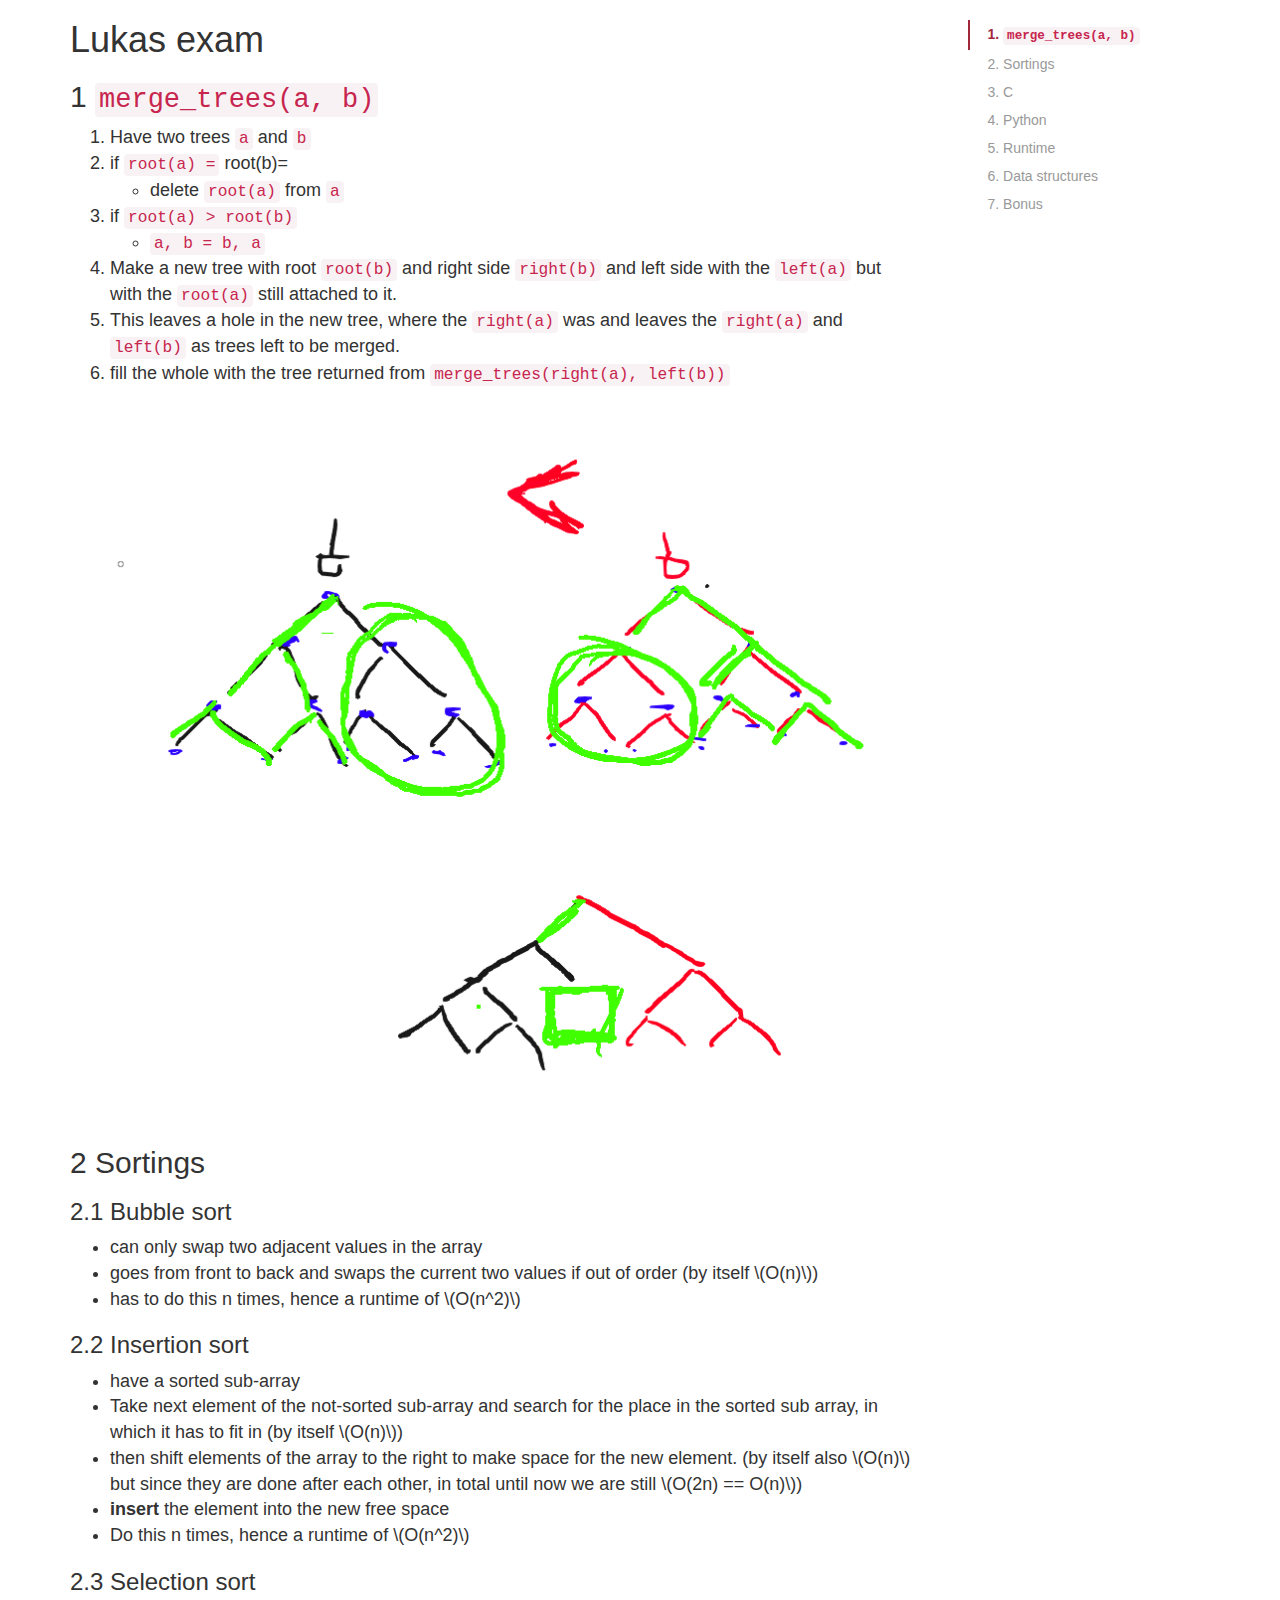
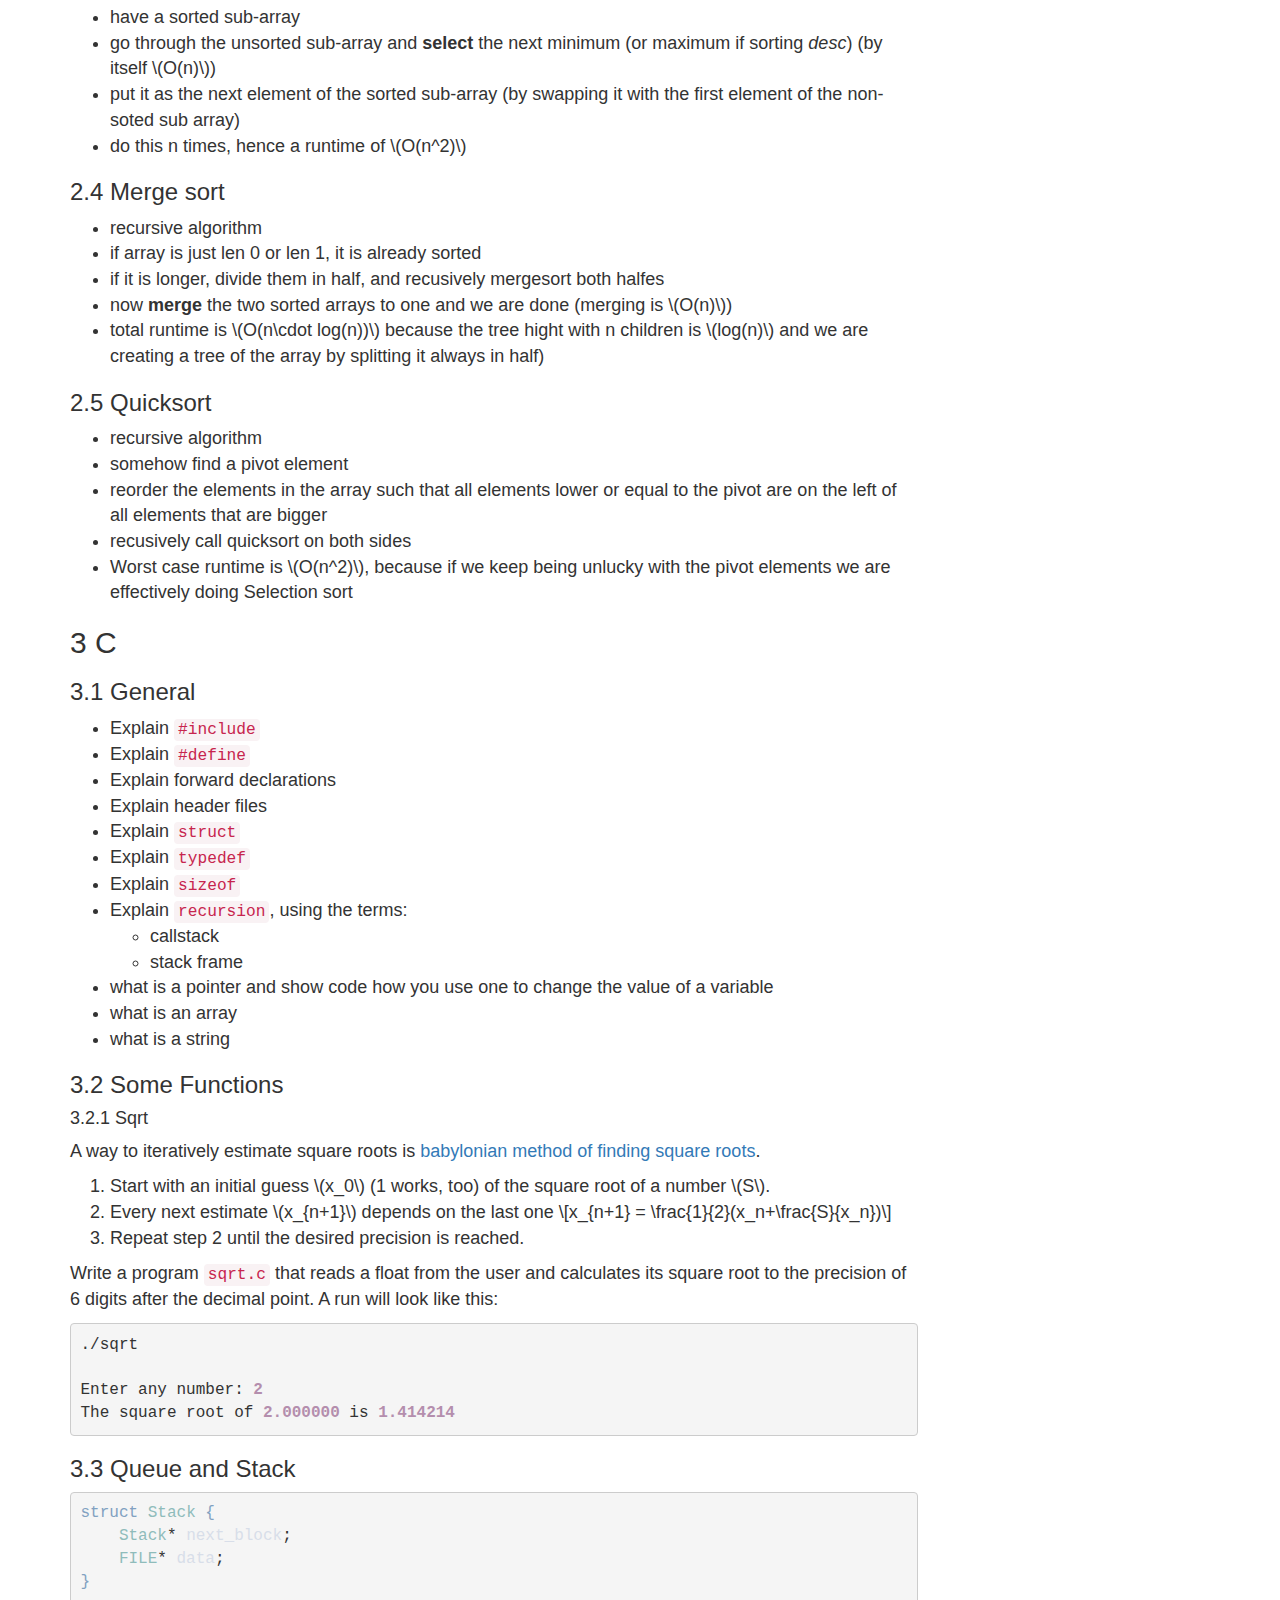
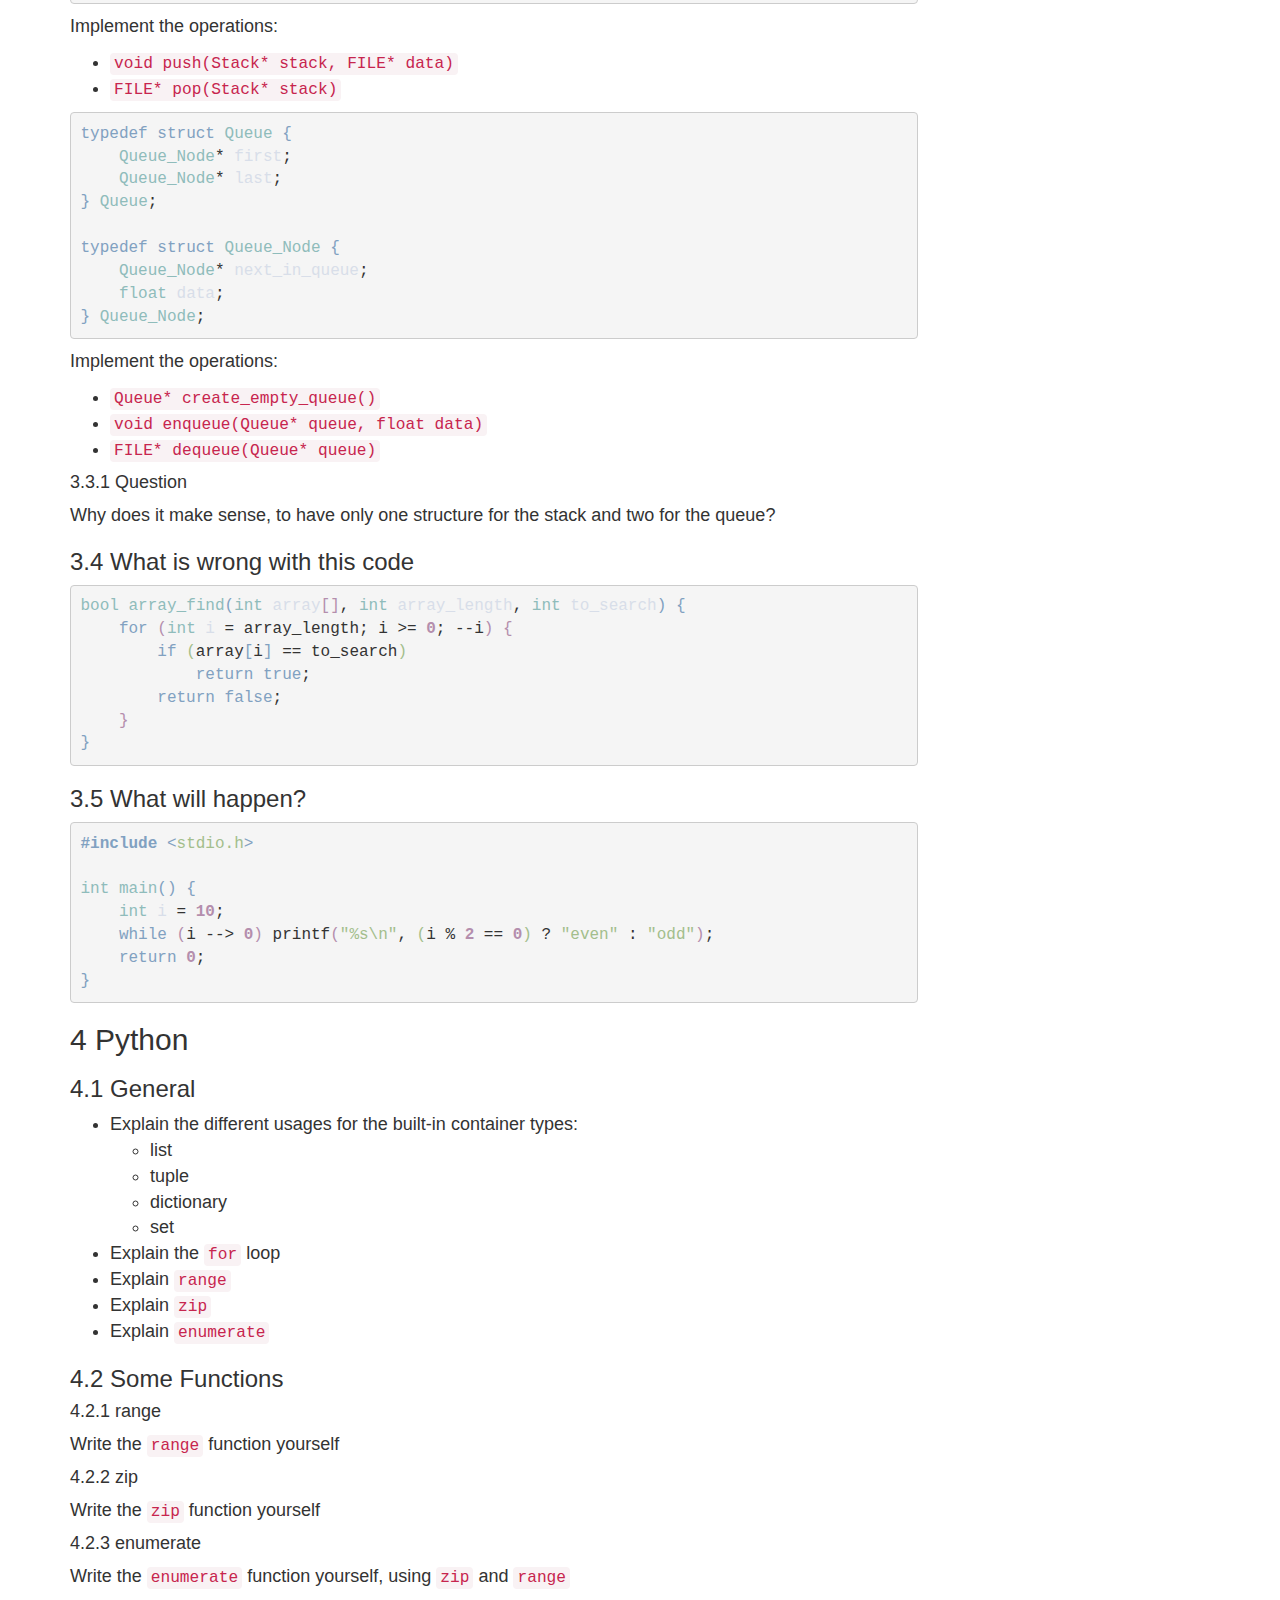
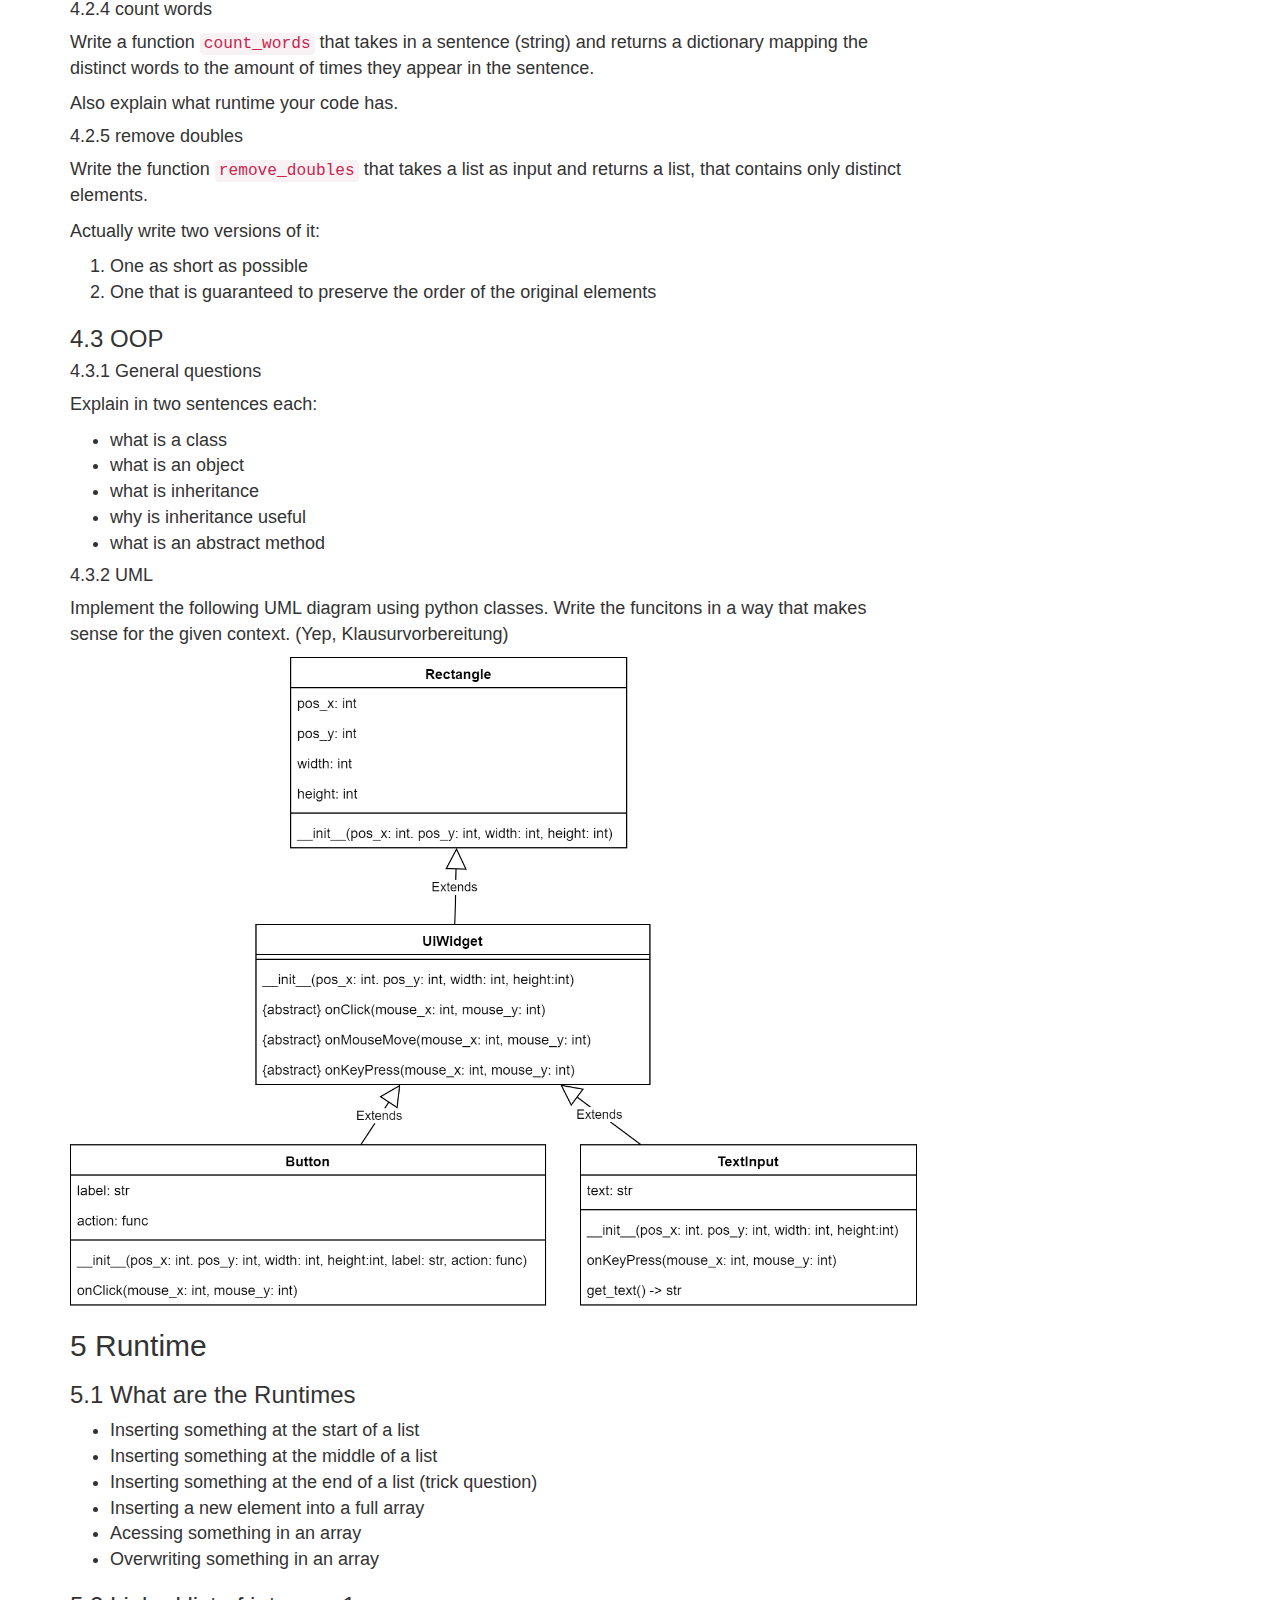
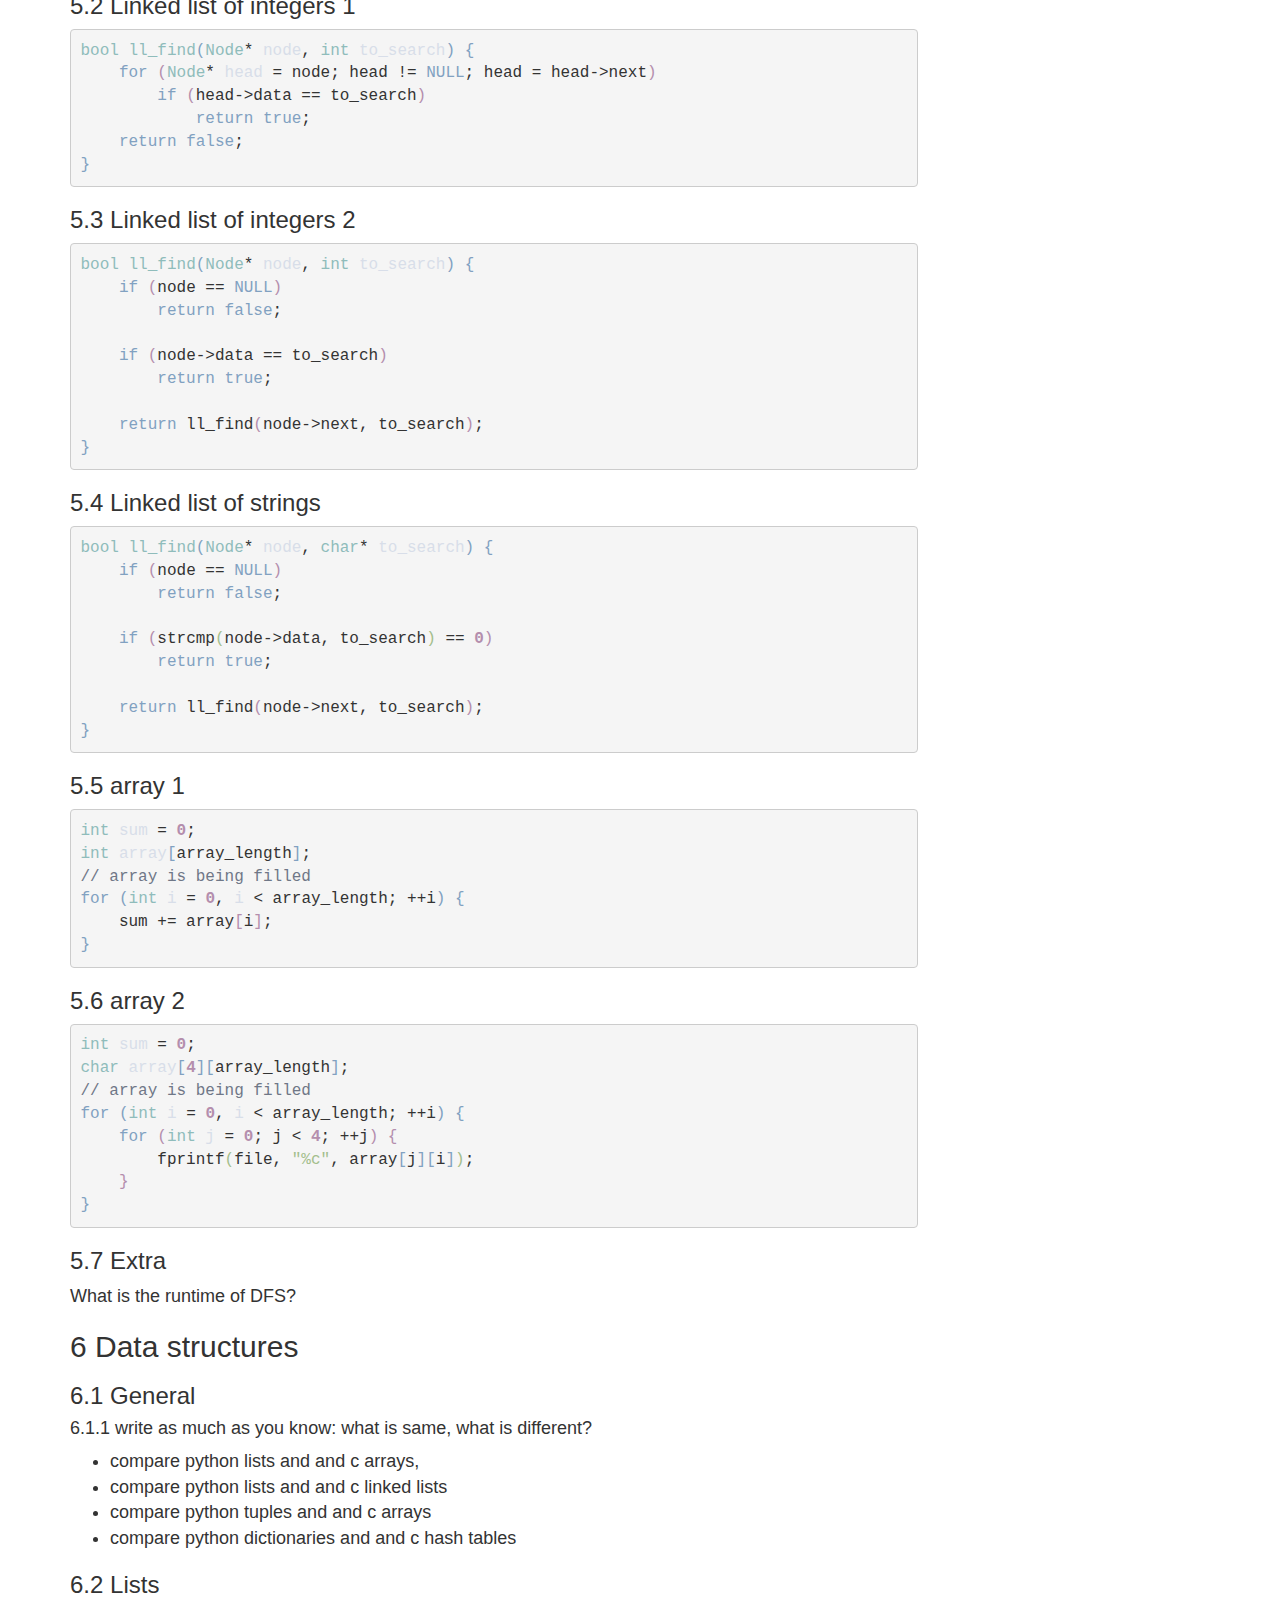
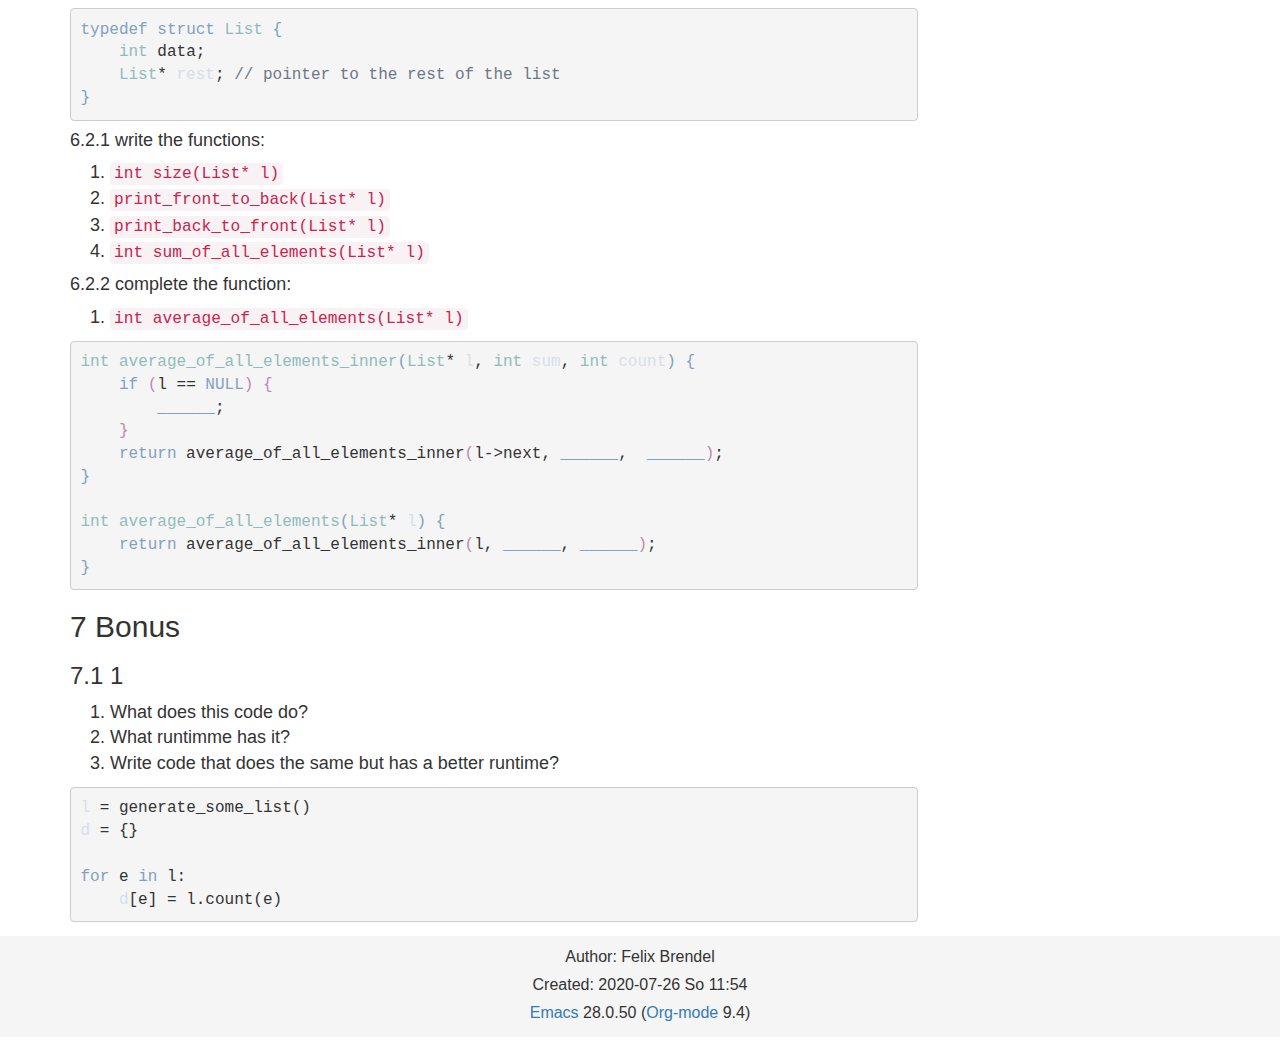
<file: exam/index.html>
<!doctype html>
<html lang="en">
<head>
<title>Lukas exam</title>
<!-- 2020-07-26 So 11:54 -->
<meta charset="utf-8">
<meta name="viewport" content="width=device-width, initial-scale=1">
<meta name="generator" content="Org-mode">
<meta name="author" content="Felix Brendel">

<link  href="https://cdnjs.cloudflare.com/ajax/libs/twitter-bootstrap/3.3.5/css/bootstrap.min.css" rel="stylesheet">
<script src="https://cdnjs.cloudflare.com/ajax/libs/jquery/1.11.3/jquery.min.js"></script>
<script src="https://cdnjs.cloudflare.com/ajax/libs/twitter-bootstrap/3.3.5/js/bootstrap.min.js"></script>
<style>
/* org mode styles on top of twbs */

html {
    position: relative;
    min-height: 100%;
}

body {
    font-size: 18px;
    margin-bottom: 105px;
}

footer {
    position: absolute;
    bottom: 0;
    width: 100%;
    height: 101px;
    background-color: #f5f5f5;
}

footer > div {
    padding: 10px;
}

footer p {
    margin: 0 0 5px;
    text-align: center;
    font-size: 16px;
}

#table-of-contents {
    margin-top: 20px;
    margin-bottom: 20px;
}

blockquote p {
    font-size: 18px;
}

pre {
    font-size: 16px;
}

.footpara {
    display: inline-block;
}

figcaption {
  font-size: 16px;
  color: #666;
  font-style: italic;
  padding-bottom: 15px;
}

/* from twbs docs */

.bs-docs-sidebar.affix {
    position: static;
}
@media (min-width: 768px) {
    .bs-docs-sidebar {
        padding-left: 20px;
    }
}

/* All levels of nav */
.bs-docs-sidebar .nav > li > a {
    display: block;
    padding: 4px 20px;
    font-size: 14px;
    font-weight: 500;
    color: #999;
}
.bs-docs-sidebar .nav > li > a:hover,
.bs-docs-sidebar .nav > li > a:focus {
    padding-left: 19px;
    color: #A1283B;
    text-decoration: none;
    background-color: transparent;
    border-left: 1px solid #A1283B;
}
.bs-docs-sidebar .nav > .active > a,
.bs-docs-sidebar .nav > .active:hover > a,
.bs-docs-sidebar .nav > .active:focus > a {
    padding-left: 18px;
    font-weight: bold;
    color: #A1283B;
    background-color: transparent;
    border-left: 2px solid #A1283B;
}

/* Nav: second level (shown on .active) */
.bs-docs-sidebar .nav .nav {
    display: none; /* Hide by default, but at >768px, show it */
    padding-bottom: 10px;
}
.bs-docs-sidebar .nav .nav > li > a {
    padding-top: 1px;
    padding-bottom: 1px;
    padding-left: 30px;
    font-size: 12px;
    font-weight: normal;
}
.bs-docs-sidebar .nav .nav > li > a:hover,
.bs-docs-sidebar .nav .nav > li > a:focus {
    padding-left: 29px;
}
.bs-docs-sidebar .nav .nav > .active > a,
.bs-docs-sidebar .nav .nav > .active:hover > a,
.bs-docs-sidebar .nav .nav > .active:focus > a {
    padding-left: 28px;
    font-weight: 500;
}

/* Nav: third level (shown on .active) */
.bs-docs-sidebar .nav .nav .nav {
    padding-bottom: 10px;
}
.bs-docs-sidebar .nav .nav .nav > li > a {
    padding-top: 1px;
    padding-bottom: 1px;
    padding-left: 40px;
    font-size: 12px;
    font-weight: normal;
}
.bs-docs-sidebar .nav .nav .nav > li > a:hover,
.bs-docs-sidebar .nav .nav .nav > li > a:focus {
    padding-left: 39px;
}
.bs-docs-sidebar .nav .nav .nav > .active > a,
.bs-docs-sidebar .nav .nav .nav > .active:hover > a,
.bs-docs-sidebar .nav .nav .nav > .active:focus > a {
    padding-left: 38px;
    font-weight: 500;
}

/* Show and affix the side nav when space allows it */
@media (min-width: 992px) {
    .bs-docs-sidebar .nav > .active > ul {
        display: block;
    }
    /* Widen the fixed sidebar */
    .bs-docs-sidebar.affix,
    .bs-docs-sidebar.affix-bottom {
        width: 213px;
    }
    .bs-docs-sidebar.affix {
        position: fixed; /* Undo the static from mobile first approach */
        top: 20px;
    }
    .bs-docs-sidebar.affix-bottom {
        position: absolute; /* Undo the static from mobile first approach */
    }
    .bs-docs-sidebar.affix .bs-docs-sidenav,.bs-docs-sidebar.affix-bottom .bs-docs-sidenav {
        margin-top: 0;
        margin-bottom: 0
    }
}
@media (min-width: 1200px) {
    /* Widen the fixed sidebar again */
    .bs-docs-sidebar.affix-bottom,
    .bs-docs-sidebar.affix {
        width: 263px;
    }
}
</style>
<script>
$(function() {
    'use strict';

    $('.bs-docs-sidebar li').first().addClass('active');

    $(document.body).scrollspy({target: '.bs-docs-sidebar'});

    $('.bs-docs-sidebar').affix();
});
</script>

<script type="text/x-mathjax-config">
MathJax.Hub.Config({
  displayAlign: "center",
  displayIndent: "2em",
  messageStyle: "none",
  "HTML-CSS": {
    scale: 100,
    styles: {
      ".MathJax_Display": {
        "font-size": "100%"
      }
    }
  },
  "SVG": {
    scale: 100,
    styles: {
      ".MathJax_SVG_Display": {
        "font-size": "100%",
        "margin-left": "-2.281em"
      }
    }
  }
});
</script>
<script src="https://cdn.mathjax.org/mathjax/latest/MathJax.js?config=TeX-AMS_SVG"></script>
</head>
<body>
<div id="content" class="container">
<div class="row"><div class="col-md-3 col-md-push-9"><nav id="table-of-contents">
<div id="text-table-of-contents" class="bs-docs-sidebar">
<ul class="nav">
<li><a href="#sec-1">1. <code>merge_trees(a, b)</code></a></li>
<li><a href="#sec-2">2. Sortings</a>
<ul class="nav">
<li><a href="#sec-2-1">2.1. Bubble sort</a></li>
<li><a href="#sec-2-2">2.2. Insertion sort</a></li>
<li><a href="#sec-2-3">2.3. Selection sort</a></li>
<li><a href="#sec-2-4">2.4. Merge sort</a></li>
<li><a href="#sec-2-5">2.5. Quicksort</a></li>
</ul>
</li>
<li><a href="#sec-3">3. C</a>
<ul class="nav">
<li><a href="#sec-3-1">3.1. General</a></li>
<li><a href="#sec-3-2">3.2. Some Functions</a></li>
<li><a href="#sec-3-3">3.3. Queue and Stack</a></li>
<li><a href="#sec-3-4">3.4. What is wrong with this code</a></li>
<li><a href="#sec-3-5">3.5. What will happen?</a></li>
</ul>
</li>
<li><a href="#sec-4">4. Python</a>
<ul class="nav">
<li><a href="#sec-4-1">4.1. General</a></li>
<li><a href="#sec-4-2">4.2. Some Functions</a></li>
<li><a href="#sec-4-3">4.3. OOP</a></li>
</ul>
</li>
<li><a href="#sec-5">5. Runtime</a>
<ul class="nav">
<li><a href="#sec-5-1">5.1. What are the Runtimes</a></li>
<li><a href="#sec-5-2">5.2. Linked list of integers 1</a></li>
<li><a href="#sec-5-3">5.3. Linked list of integers 2</a></li>
<li><a href="#sec-5-4">5.4. Linked list of strings</a></li>
<li><a href="#sec-5-5">5.5. array 1</a></li>
<li><a href="#sec-5-6">5.6. array 2</a></li>
<li><a href="#sec-5-7">5.7. Extra</a></li>
</ul>
</li>
<li><a href="#sec-6">6. Data structures</a>
<ul class="nav">
<li><a href="#sec-6-1">6.1. General</a></li>
<li><a href="#sec-6-2">6.2. Lists</a></li>
</ul>
</li>
<li><a href="#sec-7">7. Bonus</a>
<ul class="nav">
<li><a href="#sec-7-1">7.1. 1</a></li>
</ul>
</li>
</ul>
</div>
</nav>
</div><div class="col-md-9 col-md-pull-3"><h1 class="title">Lukas exam</h1>

<div id="outline-container-sec-1" class="outline-2">
<h2 id="sec-1"><span class="section-number-2">1</span> <code>merge_trees(a, b)</code></h2>
<div class="outline-text-2" id="text-1">
<ol class="org-ol">
<li>Have two trees <code>a</code> and <code>b</code>
</li>
<li>if <code>root(a) =</code> root(b)=
<ul class="org-ul">
<li>delete <code>root(a)</code> from <code>a</code>
</li>
</ul>
</li>
<li>if <code>root(a) &gt; root(b)</code>
<ul class="org-ul">
<li><code>a, b = b, a</code>
</li>
</ul>
</li>
<li>Make a new tree with root <code>root(b)</code> and right side <code>right(b)</code> and left side
with the <code>left(a)</code> but with the <code>root(a)</code> still attached to it.
</li>
<li>This leaves a hole in the new tree, where the <code>right(a)</code> was and leaves the
<code>right(a)</code> and <code>left(b)</code> as trees left to be merged.
</li>
<li>fill the whole with the tree returned from <code>merge_trees(right(a), left(b))</code>
</li>
</ol>


<figure>
<p><img src="./bbb.png" class="img-responsive" alt="bbb.png">
</p>
</figure>
</div>
</div>

<div id="outline-container-sec-2" class="outline-2">
<h2 id="sec-2"><span class="section-number-2">2</span> Sortings</h2>
<div class="outline-text-2" id="text-2">
</div><div id="outline-container-sec-2-1" class="outline-3">
<h3 id="sec-2-1"><span class="section-number-3">2.1</span> Bubble sort</h3>
<div class="outline-text-3" id="text-2-1">
<ul class="org-ul">
<li>can only swap two adjacent values in the array
</li>
<li>goes from front to back and swaps the current two values if out of order (by
itself \(O(n)\))
</li>
<li>has to do this n times, hence a runtime of \(O(n^2)\)
</li>
</ul>
</div>
</div>
<div id="outline-container-sec-2-2" class="outline-3">
<h3 id="sec-2-2"><span class="section-number-3">2.2</span> Insertion sort</h3>
<div class="outline-text-3" id="text-2-2">
<ul class="org-ul">
<li>have a sorted sub-array
</li>
<li>Take next element of the not-sorted sub-array and search for the place in the
sorted sub array, in which it has to fit in (by itself \(O(n)\))
</li>
<li>then shift elements of the array to the right to make space for the new
element. (by itself also \(O(n)\) but since they are done after each other, in
total until now we are still \(O(2n) == O(n)\))
</li>
<li><b>insert</b> the element into the new free space
</li>
<li>Do this n times, hence a runtime of  \(O(n^2)\)
</li>
</ul>
</div>
</div>

<div id="outline-container-sec-2-3" class="outline-3">
<h3 id="sec-2-3"><span class="section-number-3">2.3</span> Selection sort</h3>
<div class="outline-text-3" id="text-2-3">
<ul class="org-ul">
<li>have a sorted sub-array
</li>
<li>go through the unsorted sub-array and <b>select</b> the next minimum (or maximum if
sorting <i>desc</i>) (by itself \(O(n)\))
</li>
<li>put it as the next element of the sorted sub-array (by swapping it with the
first element of the non-soted sub array)
</li>
<li>do this n times, hence a runtime of \(O(n^2)\)
</li>
</ul>
</div>
</div>
<div id="outline-container-sec-2-4" class="outline-3">
<h3 id="sec-2-4"><span class="section-number-3">2.4</span> Merge sort</h3>
<div class="outline-text-3" id="text-2-4">
<ul class="org-ul">
<li>recursive algorithm
</li>
<li>if array is just len 0 or len 1, it is already sorted
</li>
<li>if it is longer, divide them in half, and recusively mergesort both halfes
</li>
<li>now <b>merge</b> the two sorted arrays to one and we are done (merging is \(O(n)\))
</li>
<li>total runtime is \(O(n\cdot log(n))\) because the tree hight with n children is
\(log(n)\) and we are creating a tree of the array by splitting it always in
half)
</li>
</ul>
</div>
</div>
<div id="outline-container-sec-2-5" class="outline-3">
<h3 id="sec-2-5"><span class="section-number-3">2.5</span> Quicksort</h3>
<div class="outline-text-3" id="text-2-5">
<ul class="org-ul">
<li>recursive algorithm
</li>
<li>somehow find a pivot element
</li>
<li>reorder the elements in the array such that all elements lower or equal to the
pivot are on the left of all elements that are bigger
</li>
<li>recusively call quicksort on both sides
</li>
<li>Worst case runtime is \(O(n^2)\), because if we keep being unlucky with the
pivot elements we are effectively doing Selection sort
</li>
</ul>
</div>
</div>
</div>

<div id="outline-container-sec-3" class="outline-2">
<h2 id="sec-3"><span class="section-number-2">3</span> C</h2>
<div class="outline-text-2" id="text-3">
</div><div id="outline-container-sec-3-1" class="outline-3">
<h3 id="sec-3-1"><span class="section-number-3">3.1</span> General</h3>
<div class="outline-text-3" id="text-3-1">
<ul class="org-ul">
<li>Explain <code>#include</code>
</li>
<li>Explain <code>#define</code>
</li>
<li>Explain forward declarations
</li>
<li>Explain header files
</li>
<li>Explain <code>struct</code>
</li>
<li>Explain <code>typedef</code>
</li>
<li>Explain <code>sizeof</code>
</li>
<li>Explain <code>recursion</code>, using the terms:
<ul class="org-ul">
<li>callstack
</li>
<li>stack frame
</li>
</ul>
</li>
<li>what is a pointer and show code how you use one to change the value of a
variable
</li>
<li>what is an array
</li>
<li>what is a string
</li>
</ul>
</div>
</div>
<div id="outline-container-sec-3-2" class="outline-3">
<h3 id="sec-3-2"><span class="section-number-3">3.2</span> Some Functions</h3>
<div class="outline-text-3" id="text-3-2">
</div><div id="outline-container-sec-3-2-1" class="outline-4">
<h4 id="sec-3-2-1"><span class="section-number-4">3.2.1</span> Sqrt</h4>
<div class="outline-text-4" id="text-3-2-1">
<p>
A way to iteratively estimate square roots is <a href="https://en.wikipedia.org/wiki/Methods_of_computing_square_roots#Babylonian_method">babylonian method of finding
square roots</a>.
</p>

<ol class="org-ol">
<li>Start with an initial guess \(x_0\) (1 works, too) of the square root of a
number \(S\).
</li>
<li>Every next estimate \(x_{n+1}\) depends on the last one \[x_{n+1} =
      \frac{1}{2}(x_n+\frac{S}{x_n})\]
</li>
<li>Repeat step 2 until the desired precision is reached.
</li>
</ol>

<p>
Write a program <code>sqrt.c</code> that reads a float from the user and calculates its
square root to the precision of 6 digits after the decimal point. A run will
look like this:
</p>

<div class="org-src-container">

<pre class="src src-sh">./sqrt

Enter any number: <span style="color: #B48EAD; font-weight: bold;">2</span>
The square root of <span style="color: #B48EAD; font-weight: bold;">2.000000</span> is <span style="color: #B48EAD; font-weight: bold;">1.414214</span>
</pre>
</div>
</div>
</div>
</div>
<div id="outline-container-sec-3-3" class="outline-3">
<h3 id="sec-3-3"><span class="section-number-3">3.3</span> Queue and Stack</h3>
<div class="outline-text-3" id="text-3-3">
<div class="org-src-container">

<pre class="src src-cpp"><span style="color: #81A1C1;">struct</span> <span style="color: #8FBCBB;">Stack</span> <span style="color: #81A1C1;">{</span>
    <span style="color: #8FBCBB;">Stack</span>* <span style="color: #D8DEE9;">next_block</span>;
    <span style="color: #8FBCBB;">FILE</span>* <span style="color: #D8DEE9;">data</span>;
<span style="color: #81A1C1;">}</span>
</pre>
</div>

<p>
Implement the operations:
</p>
<ul class="org-ul">
<li><code>void push(Stack* stack, FILE* data)</code>
</li>
<li><code>FILE* pop(Stack* stack)</code>
</li>
</ul>

<div class="org-src-container">

<pre class="src src-cpp"><span style="color: #81A1C1;">typedef</span> <span style="color: #81A1C1;">struct</span> <span style="color: #8FBCBB;">Queue</span> <span style="color: #81A1C1;">{</span>
    <span style="color: #8FBCBB;">Queue_Node</span>* <span style="color: #D8DEE9;">first</span>;
    <span style="color: #8FBCBB;">Queue_Node</span>* <span style="color: #D8DEE9;">last</span>;
<span style="color: #81A1C1;">}</span> <span style="color: #8FBCBB;">Queue</span>;

<span style="color: #81A1C1;">typedef</span> <span style="color: #81A1C1;">struct</span> <span style="color: #8FBCBB;">Queue_Node</span> <span style="color: #81A1C1;">{</span>
    <span style="color: #8FBCBB;">Queue_Node</span>* <span style="color: #D8DEE9;">next_in_queue</span>;
    <span style="color: #8FBCBB;">float</span> <span style="color: #D8DEE9;">data</span>;
<span style="color: #81A1C1;">}</span> <span style="color: #8FBCBB;">Queue_Node</span>;
</pre>
</div>

<p>
Implement the operations:
</p>
<ul class="org-ul">
<li><code>Queue* create_empty_queue()</code>
</li>
<li><code>void enqueue(Queue* queue, float data)</code>
</li>
<li><code>FILE* dequeue(Queue* queue)</code>
</li>
</ul>
</div>

<div id="outline-container-sec-3-3-1" class="outline-4">
<h4 id="sec-3-3-1"><span class="section-number-4">3.3.1</span> Question</h4>
<div class="outline-text-4" id="text-3-3-1">
<p>
Why does it make sense, to have only one structure for the stack and two for the queue?
</p>
</div>
</div>
</div>
<div id="outline-container-sec-3-4" class="outline-3">
<h3 id="sec-3-4"><span class="section-number-3">3.4</span> What is wrong with this code</h3>
<div class="outline-text-3" id="text-3-4">
<div class="org-src-container">

<pre class="src src-cpp"><span style="color: #8FBCBB;">bool</span> <span style="color: #8FBCBB;">array_find</span><span style="color: #81A1C1;">(</span><span style="color: #8FBCBB;">int</span> <span style="color: #D8DEE9;">array</span><span style="color: #B48EAD;">[]</span>, <span style="color: #8FBCBB;">int</span> <span style="color: #D8DEE9;">array_length</span>, <span style="color: #8FBCBB;">int</span> <span style="color: #D8DEE9;">to_search</span><span style="color: #81A1C1;">)</span> <span style="color: #81A1C1;">{</span>
    <span style="color: #81A1C1;">for</span> <span style="color: #B48EAD;">(</span><span style="color: #8FBCBB;">int</span> <span style="color: #D8DEE9;">i</span> = array_length; i &gt;= <span style="color: #B48EAD; font-weight: bold;">0</span>; --i<span style="color: #B48EAD;">)</span> <span style="color: #B48EAD;">{</span>
        <span style="color: #81A1C1;">if</span> <span style="color: #A3BE8C;">(</span>array<span style="color: #81A1C1;">[</span>i<span style="color: #81A1C1;">]</span> == to_search<span style="color: #A3BE8C;">)</span>
            <span style="color: #81A1C1;">return</span> <span style="color: #81A1C1;">true</span>;
        <span style="color: #81A1C1;">return</span> <span style="color: #81A1C1;">false</span>;
    <span style="color: #B48EAD;">}</span>
<span style="color: #81A1C1;">}</span>
</pre>
</div>
</div>
</div>

<div id="outline-container-sec-3-5" class="outline-3">
<h3 id="sec-3-5"><span class="section-number-3">3.5</span> What will happen?</h3>
<div class="outline-text-3" id="text-3-5">
<div class="org-src-container">

<pre class="src src-cpp"><span style="color: #81A1C1; font-weight: bold;">#include</span> <span style="color: #81A1C1;">&lt;</span><span style="color: #A3BE8C;">stdio.h</span><span style="color: #81A1C1;">&gt;</span>

<span style="color: #8FBCBB;">int</span> <span style="color: #8FBCBB;">main</span><span style="color: #81A1C1;">()</span> <span style="color: #81A1C1;">{</span>
    <span style="color: #8FBCBB;">int</span> <span style="color: #D8DEE9;">i</span> = <span style="color: #B48EAD; font-weight: bold;">10</span>;
    <span style="color: #81A1C1;">while</span> <span style="color: #B48EAD;">(</span>i --&gt; <span style="color: #B48EAD; font-weight: bold;">0</span><span style="color: #B48EAD;">)</span> printf<span style="color: #B48EAD;">(</span><span style="color: #A3BE8C;">"%s\n"</span>, <span style="color: #A3BE8C;">(</span>i % <span style="color: #B48EAD; font-weight: bold;">2</span> == <span style="color: #B48EAD; font-weight: bold;">0</span><span style="color: #A3BE8C;">)</span> ? <span style="color: #A3BE8C;">"even"</span> : <span style="color: #A3BE8C;">"odd"</span><span style="color: #B48EAD;">)</span>;
    <span style="color: #81A1C1;">return</span> <span style="color: #B48EAD; font-weight: bold;">0</span>;
<span style="color: #81A1C1;">}</span>
</pre>
</div>
</div>
</div>
</div>
<div id="outline-container-sec-4" class="outline-2">
<h2 id="sec-4"><span class="section-number-2">4</span> Python</h2>
<div class="outline-text-2" id="text-4">
</div><div id="outline-container-sec-4-1" class="outline-3">
<h3 id="sec-4-1"><span class="section-number-3">4.1</span> General</h3>
<div class="outline-text-3" id="text-4-1">
<ul class="org-ul">
<li>Explain the different usages for the built-in container types:
<ul class="org-ul">
<li>list
</li>
<li>tuple
</li>
<li>dictionary
</li>
<li>set
</li>
</ul>
</li>
<li>Explain the <code>for</code> loop
</li>
<li>Explain <code>range</code>
</li>
<li>Explain <code>zip</code>
</li>
<li>Explain <code>enumerate</code>
</li>
</ul>
</div>
</div>
<div id="outline-container-sec-4-2" class="outline-3">
<h3 id="sec-4-2"><span class="section-number-3">4.2</span> Some Functions</h3>
<div class="outline-text-3" id="text-4-2">
</div><div id="outline-container-sec-4-2-1" class="outline-4">
<h4 id="sec-4-2-1"><span class="section-number-4">4.2.1</span> range</h4>
<div class="outline-text-4" id="text-4-2-1">
<p>
Write the <code>range</code> function yourself
</p>
</div>
</div>
<div id="outline-container-sec-4-2-2" class="outline-4">
<h4 id="sec-4-2-2"><span class="section-number-4">4.2.2</span> zip</h4>
<div class="outline-text-4" id="text-4-2-2">
<p>
Write the <code>zip</code> function yourself
</p>
</div>
</div>
<div id="outline-container-sec-4-2-3" class="outline-4">
<h4 id="sec-4-2-3"><span class="section-number-4">4.2.3</span> enumerate</h4>
<div class="outline-text-4" id="text-4-2-3">
<p>
Write the <code>enumerate</code> function yourself, using <code>zip</code> and <code>range</code>
</p>
</div>
</div>
<div id="outline-container-sec-4-2-4" class="outline-4">
<h4 id="sec-4-2-4"><span class="section-number-4">4.2.4</span> count words</h4>
<div class="outline-text-4" id="text-4-2-4">
<p>
Write a function <code>count_words</code> that takes in a sentence (string) and returns a
dictionary mapping the distinct words to the amount of times they appear in the
sentence.
</p>

<p>
Also explain what runtime your code has.
</p>
</div>
</div>
<div id="outline-container-sec-4-2-5" class="outline-4">
<h4 id="sec-4-2-5"><span class="section-number-4">4.2.5</span> remove doubles</h4>
<div class="outline-text-4" id="text-4-2-5">
<p>
Write the function <code>remove_doubles</code> that takes a list as input and returns a
list, that contains only distinct elements.
</p>

<p>
Actually write two versions of it:
</p>
<ol class="org-ol">
<li>One as short as possible
</li>
<li>One that is guaranteed to preserve the order of the original elements
</li>
</ol>
</div>
</div>
</div>

<div id="outline-container-sec-4-3" class="outline-3">
<h3 id="sec-4-3"><span class="section-number-3">4.3</span> OOP</h3>
<div class="outline-text-3" id="text-4-3">
</div><div id="outline-container-sec-4-3-1" class="outline-4">
<h4 id="sec-4-3-1"><span class="section-number-4">4.3.1</span> General questions</h4>
<div class="outline-text-4" id="text-4-3-1">
<p>
Explain in two sentences each:
</p>
<ul class="org-ul">
<li>what is a class
</li>
<li>what is an object
</li>
<li>what is inheritance
</li>
<li>why is inheritance useful
</li>
<li>what is an abstract method
</li>
</ul>
</div>
</div>

<div id="outline-container-sec-4-3-2" class="outline-4">
<h4 id="sec-4-3-2"><span class="section-number-4">4.3.2</span> UML</h4>
<div class="outline-text-4" id="text-4-3-2">
<p>
Implement the following UML diagram using python classes. Write the funcitons in
a way that makes sense for the given context. (Yep, Klausurvorbereitung)
</p>


<figure>
<p><img src="./uml.png" class="img-responsive" alt="uml.png">
</p>
</figure>
</div>
</div>
</div>
</div>

<div id="outline-container-sec-5" class="outline-2">
<h2 id="sec-5"><span class="section-number-2">5</span> Runtime</h2>
<div class="outline-text-2" id="text-5">
</div><div id="outline-container-sec-5-1" class="outline-3">
<h3 id="sec-5-1"><span class="section-number-3">5.1</span> What are the Runtimes</h3>
<div class="outline-text-3" id="text-5-1">
<ul class="org-ul">
<li>Inserting something at the start of a list
</li>
<li>Inserting something at the middle of a list
</li>
<li>Inserting something at the end of a list (trick question)
</li>
<li>Inserting a new element into a full array
</li>
<li>Acessing something in an array
</li>
<li>Overwriting something in an array
</li>
</ul>
</div>
</div>
<div id="outline-container-sec-5-2" class="outline-3">
<h3 id="sec-5-2"><span class="section-number-3">5.2</span> Linked list of integers 1</h3>
<div class="outline-text-3" id="text-5-2">
<div class="org-src-container">

<pre class="src src-cpp"><span style="color: #8FBCBB;">bool</span> <span style="color: #8FBCBB;">ll_find</span><span style="color: #81A1C1;">(</span><span style="color: #8FBCBB;">Node</span>* <span style="color: #D8DEE9;">node</span>, <span style="color: #8FBCBB;">int</span> <span style="color: #D8DEE9;">to_search</span><span style="color: #81A1C1;">)</span> <span style="color: #81A1C1;">{</span>
    <span style="color: #81A1C1;">for</span> <span style="color: #B48EAD;">(</span><span style="color: #8FBCBB;">Node</span>* <span style="color: #D8DEE9;">head</span> = node; head != <span style="color: #81A1C1;">NULL</span>; head = head-&gt;next<span style="color: #B48EAD;">)</span>
        <span style="color: #81A1C1;">if</span> <span style="color: #B48EAD;">(</span>head-&gt;data == to_search<span style="color: #B48EAD;">)</span>
            <span style="color: #81A1C1;">return</span> <span style="color: #81A1C1;">true</span>;
    <span style="color: #81A1C1;">return</span> <span style="color: #81A1C1;">false</span>;
<span style="color: #81A1C1;">}</span>
</pre>
</div>
</div>
</div>

<div id="outline-container-sec-5-3" class="outline-3">
<h3 id="sec-5-3"><span class="section-number-3">5.3</span> Linked list of integers 2</h3>
<div class="outline-text-3" id="text-5-3">
<div class="org-src-container">

<pre class="src src-cpp"><span style="color: #8FBCBB;">bool</span> <span style="color: #8FBCBB;">ll_find</span><span style="color: #81A1C1;">(</span><span style="color: #8FBCBB;">Node</span>* <span style="color: #D8DEE9;">node</span>, <span style="color: #8FBCBB;">int</span> <span style="color: #D8DEE9;">to_search</span><span style="color: #81A1C1;">)</span> <span style="color: #81A1C1;">{</span>
    <span style="color: #81A1C1;">if</span> <span style="color: #B48EAD;">(</span>node == <span style="color: #81A1C1;">NULL</span><span style="color: #B48EAD;">)</span>
        <span style="color: #81A1C1;">return</span> <span style="color: #81A1C1;">false</span>;

    <span style="color: #81A1C1;">if</span> <span style="color: #B48EAD;">(</span>node-&gt;data == to_search<span style="color: #B48EAD;">)</span>
        <span style="color: #81A1C1;">return</span> <span style="color: #81A1C1;">true</span>;

    <span style="color: #81A1C1;">return</span> ll_find<span style="color: #B48EAD;">(</span>node-&gt;next, to_search<span style="color: #B48EAD;">)</span>;
<span style="color: #81A1C1;">}</span>
</pre>
</div>
</div>
</div>

<div id="outline-container-sec-5-4" class="outline-3">
<h3 id="sec-5-4"><span class="section-number-3">5.4</span> Linked list of strings</h3>
<div class="outline-text-3" id="text-5-4">
<div class="org-src-container">

<pre class="src src-cpp"><span style="color: #8FBCBB;">bool</span> <span style="color: #8FBCBB;">ll_find</span><span style="color: #81A1C1;">(</span><span style="color: #8FBCBB;">Node</span>* <span style="color: #D8DEE9;">node</span>, <span style="color: #8FBCBB;">char</span>* <span style="color: #D8DEE9;">to_search</span><span style="color: #81A1C1;">)</span> <span style="color: #81A1C1;">{</span>
    <span style="color: #81A1C1;">if</span> <span style="color: #B48EAD;">(</span>node == <span style="color: #81A1C1;">NULL</span><span style="color: #B48EAD;">)</span>
        <span style="color: #81A1C1;">return</span> <span style="color: #81A1C1;">false</span>;

    <span style="color: #81A1C1;">if</span> <span style="color: #B48EAD;">(</span>strcmp<span style="color: #A3BE8C;">(</span>node-&gt;data, to_search<span style="color: #A3BE8C;">)</span> == <span style="color: #B48EAD; font-weight: bold;">0</span><span style="color: #B48EAD;">)</span>
        <span style="color: #81A1C1;">return</span> <span style="color: #81A1C1;">true</span>;

    <span style="color: #81A1C1;">return</span> ll_find<span style="color: #B48EAD;">(</span>node-&gt;next, to_search<span style="color: #B48EAD;">)</span>;
<span style="color: #81A1C1;">}</span>
</pre>
</div>
</div>
</div>

<div id="outline-container-sec-5-5" class="outline-3">
<h3 id="sec-5-5"><span class="section-number-3">5.5</span> array 1</h3>
<div class="outline-text-3" id="text-5-5">
<div class="org-src-container">

<pre class="src src-cpp"><span style="color: #8FBCBB;">int</span> <span style="color: #D8DEE9;">sum</span> = <span style="color: #B48EAD; font-weight: bold;">0</span>;
<span style="color: #8FBCBB;">int</span> <span style="color: #D8DEE9;">array</span><span style="color: #81A1C1;">[</span>array_length<span style="color: #81A1C1;">]</span>;
<span style="color: #6f7787;">// </span><span style="color: #6f7787;">array is being filled</span>
<span style="color: #81A1C1;">for</span> <span style="color: #81A1C1;">(</span><span style="color: #8FBCBB;">int</span> <span style="color: #D8DEE9;">i</span> = <span style="color: #B48EAD; font-weight: bold;">0</span>, <span style="color: #D8DEE9;">i</span> &lt; array_length; ++i<span style="color: #81A1C1;">)</span> <span style="color: #81A1C1;">{</span>
    sum += array<span style="color: #B48EAD;">[</span>i<span style="color: #B48EAD;">]</span>;
<span style="color: #81A1C1;">}</span>
</pre>
</div>
</div>
</div>

<div id="outline-container-sec-5-6" class="outline-3">
<h3 id="sec-5-6"><span class="section-number-3">5.6</span> array 2</h3>
<div class="outline-text-3" id="text-5-6">
<div class="org-src-container">

<pre class="src src-cpp"><span style="color: #8FBCBB;">int</span> <span style="color: #D8DEE9;">sum</span> = <span style="color: #B48EAD; font-weight: bold;">0</span>;
<span style="color: #8FBCBB;">char</span> <span style="color: #D8DEE9;">array</span><span style="color: #81A1C1;">[</span><span style="color: #B48EAD; font-weight: bold;">4</span><span style="color: #81A1C1;">][</span>array_length<span style="color: #81A1C1;">]</span>;
<span style="color: #6f7787;">// </span><span style="color: #6f7787;">array is being filled</span>
<span style="color: #81A1C1;">for</span> <span style="color: #81A1C1;">(</span><span style="color: #8FBCBB;">int</span> <span style="color: #D8DEE9;">i</span> = <span style="color: #B48EAD; font-weight: bold;">0</span>, <span style="color: #D8DEE9;">i</span> &lt; array_length; ++i<span style="color: #81A1C1;">)</span> <span style="color: #81A1C1;">{</span>
    <span style="color: #81A1C1;">for</span> <span style="color: #B48EAD;">(</span><span style="color: #8FBCBB;">int</span> <span style="color: #D8DEE9;">j</span> = <span style="color: #B48EAD; font-weight: bold;">0</span>; j &lt; <span style="color: #B48EAD; font-weight: bold;">4</span>; ++j<span style="color: #B48EAD;">)</span> <span style="color: #B48EAD;">{</span>
        fprintf<span style="color: #A3BE8C;">(</span>file, <span style="color: #A3BE8C;">"%c"</span>, array<span style="color: #81A1C1;">[</span>j<span style="color: #81A1C1;">][</span>i<span style="color: #81A1C1;">]</span><span style="color: #A3BE8C;">)</span>;
    <span style="color: #B48EAD;">}</span>
<span style="color: #81A1C1;">}</span>
</pre>
</div>
</div>
</div>

<div id="outline-container-sec-5-7" class="outline-3">
<h3 id="sec-5-7"><span class="section-number-3">5.7</span> Extra</h3>
<div class="outline-text-3" id="text-5-7">
<p>
What is the runtime of DFS?
</p>
</div>
</div>
</div>
<div id="outline-container-sec-6" class="outline-2">
<h2 id="sec-6"><span class="section-number-2">6</span> Data structures</h2>
<div class="outline-text-2" id="text-6">
</div><div id="outline-container-sec-6-1" class="outline-3">
<h3 id="sec-6-1"><span class="section-number-3">6.1</span> General</h3>
<div class="outline-text-3" id="text-6-1">
</div><div id="outline-container-sec-6-1-1" class="outline-4">
<h4 id="sec-6-1-1"><span class="section-number-4">6.1.1</span> write as much as you know: what is same, what is different?</h4>
<div class="outline-text-4" id="text-6-1-1">
<ul class="org-ul">
<li>compare python lists  and and c arrays,
</li>
<li>compare python lists  and and c linked lists
</li>
<li>compare python tuples and and c arrays
</li>
<li>compare python dictionaries and and c hash tables
</li>
</ul>
</div>
</div>
</div>
<div id="outline-container-sec-6-2" class="outline-3">
<h3 id="sec-6-2"><span class="section-number-3">6.2</span> Lists</h3>
<div class="outline-text-3" id="text-6-2">
<div class="org-src-container">

<pre class="src src-cpp"><span style="color: #81A1C1;">typedef</span> <span style="color: #81A1C1;">struct</span> <span style="color: #8FBCBB;">List</span> <span style="color: #81A1C1;">{</span>
    <span style="color: #8FBCBB;">int</span> data;
    <span style="color: #8FBCBB;">List</span>* <span style="color: #D8DEE9;">rest</span>; <span style="color: #6f7787;">// </span><span style="color: #6f7787;">pointer to the rest of the list</span>
<span style="color: #81A1C1;">}</span>
</pre>
</div>
</div>

<div id="outline-container-sec-6-2-1" class="outline-4">
<h4 id="sec-6-2-1"><span class="section-number-4">6.2.1</span> write the functions:</h4>
<div class="outline-text-4" id="text-6-2-1">
<ol class="org-ol">
<li><code>int size(List* l)</code>
</li>
<li><code>print_front_to_back(List* l)</code>
</li>
<li><code>print_back_to_front(List* l)</code>
</li>
<li><code>int sum_of_all_elements(List* l)</code>
</li>
</ol>
</div>
</div>

<div id="outline-container-sec-6-2-2" class="outline-4">
<h4 id="sec-6-2-2"><span class="section-number-4">6.2.2</span> complete the function:</h4>
<div class="outline-text-4" id="text-6-2-2">
<ol class="org-ol">
<li><code>int average_of_all_elements(List* l)</code>
</li>
</ol>

<div class="org-src-container">

<pre class="src src-cpp"><span style="color: #8FBCBB;">int</span> <span style="color: #8FBCBB;">average_of_all_elements_inner</span><span style="color: #81A1C1;">(</span><span style="color: #8FBCBB;">List</span>* <span style="color: #D8DEE9;">l</span>, <span style="color: #8FBCBB;">int</span> <span style="color: #D8DEE9;">sum</span>, <span style="color: #8FBCBB;">int</span> <span style="color: #D8DEE9;">count</span><span style="color: #81A1C1;">)</span> <span style="color: #81A1C1;">{</span>
    <span style="color: #81A1C1;">if</span> <span style="color: #B48EAD;">(</span>l == <span style="color: #81A1C1;">NULL</span><span style="color: #B48EAD;">)</span> <span style="color: #B48EAD;">{</span>
        <span style="color: #81A1C1;">______</span>;
    <span style="color: #B48EAD;">}</span>
    <span style="color: #81A1C1;">return</span> average_of_all_elements_inner<span style="color: #B48EAD;">(</span>l-&gt;next, <span style="color: #81A1C1;">______</span>,  <span style="color: #81A1C1;">______</span><span style="color: #B48EAD;">)</span>;
<span style="color: #81A1C1;">}</span>

<span style="color: #8FBCBB;">int</span> <span style="color: #8FBCBB;">average_of_all_elements</span><span style="color: #81A1C1;">(</span><span style="color: #8FBCBB;">List</span>* <span style="color: #D8DEE9;">l</span><span style="color: #81A1C1;">)</span> <span style="color: #81A1C1;">{</span>
    <span style="color: #81A1C1;">return</span> average_of_all_elements_inner<span style="color: #B48EAD;">(</span>l, <span style="color: #81A1C1;">______</span>, <span style="color: #81A1C1;">______</span><span style="color: #B48EAD;">)</span>;
<span style="color: #81A1C1;">}</span>
</pre>
</div>
</div>
</div>
</div>
</div>
<div id="outline-container-sec-7" class="outline-2">
<h2 id="sec-7"><span class="section-number-2">7</span> Bonus</h2>
<div class="outline-text-2" id="text-7">
</div><div id="outline-container-sec-7-1" class="outline-3">
<h3 id="sec-7-1"><span class="section-number-3">7.1</span> 1</h3>
<div class="outline-text-3" id="text-7-1">
<ol class="org-ol">
<li>What does this code do?
</li>
<li>What runtimme has it?
</li>
<li>Write code that does the same but has a better runtime?
</li>
</ol>

<div class="org-src-container">

<pre class="src src-python"><span style="color: #D8DEE9;">l</span> = generate_some_list()
<span style="color: #D8DEE9;">d</span> = {}

<span style="color: #81A1C1;">for</span> e <span style="color: #81A1C1;">in</span> l:
    <span style="color: #D8DEE9;">d</span>[e] = l.count(e)
</pre>
</div>
</div>
</div>
</div>
</div></div></div>
<footer id="postamble" class="">
<div><p class="author">Author: Felix Brendel</p>
<p class="date">Created: 2020-07-26 So 11:54</p>
<p class="creator"><a href="http://www.gnu.org/software/emacs/">Emacs</a> 28.0.50 (<a href="http://orgmode.org">Org-mode</a> 9.4)</p>
</div>
</footer>
</body>
</html>
</file>
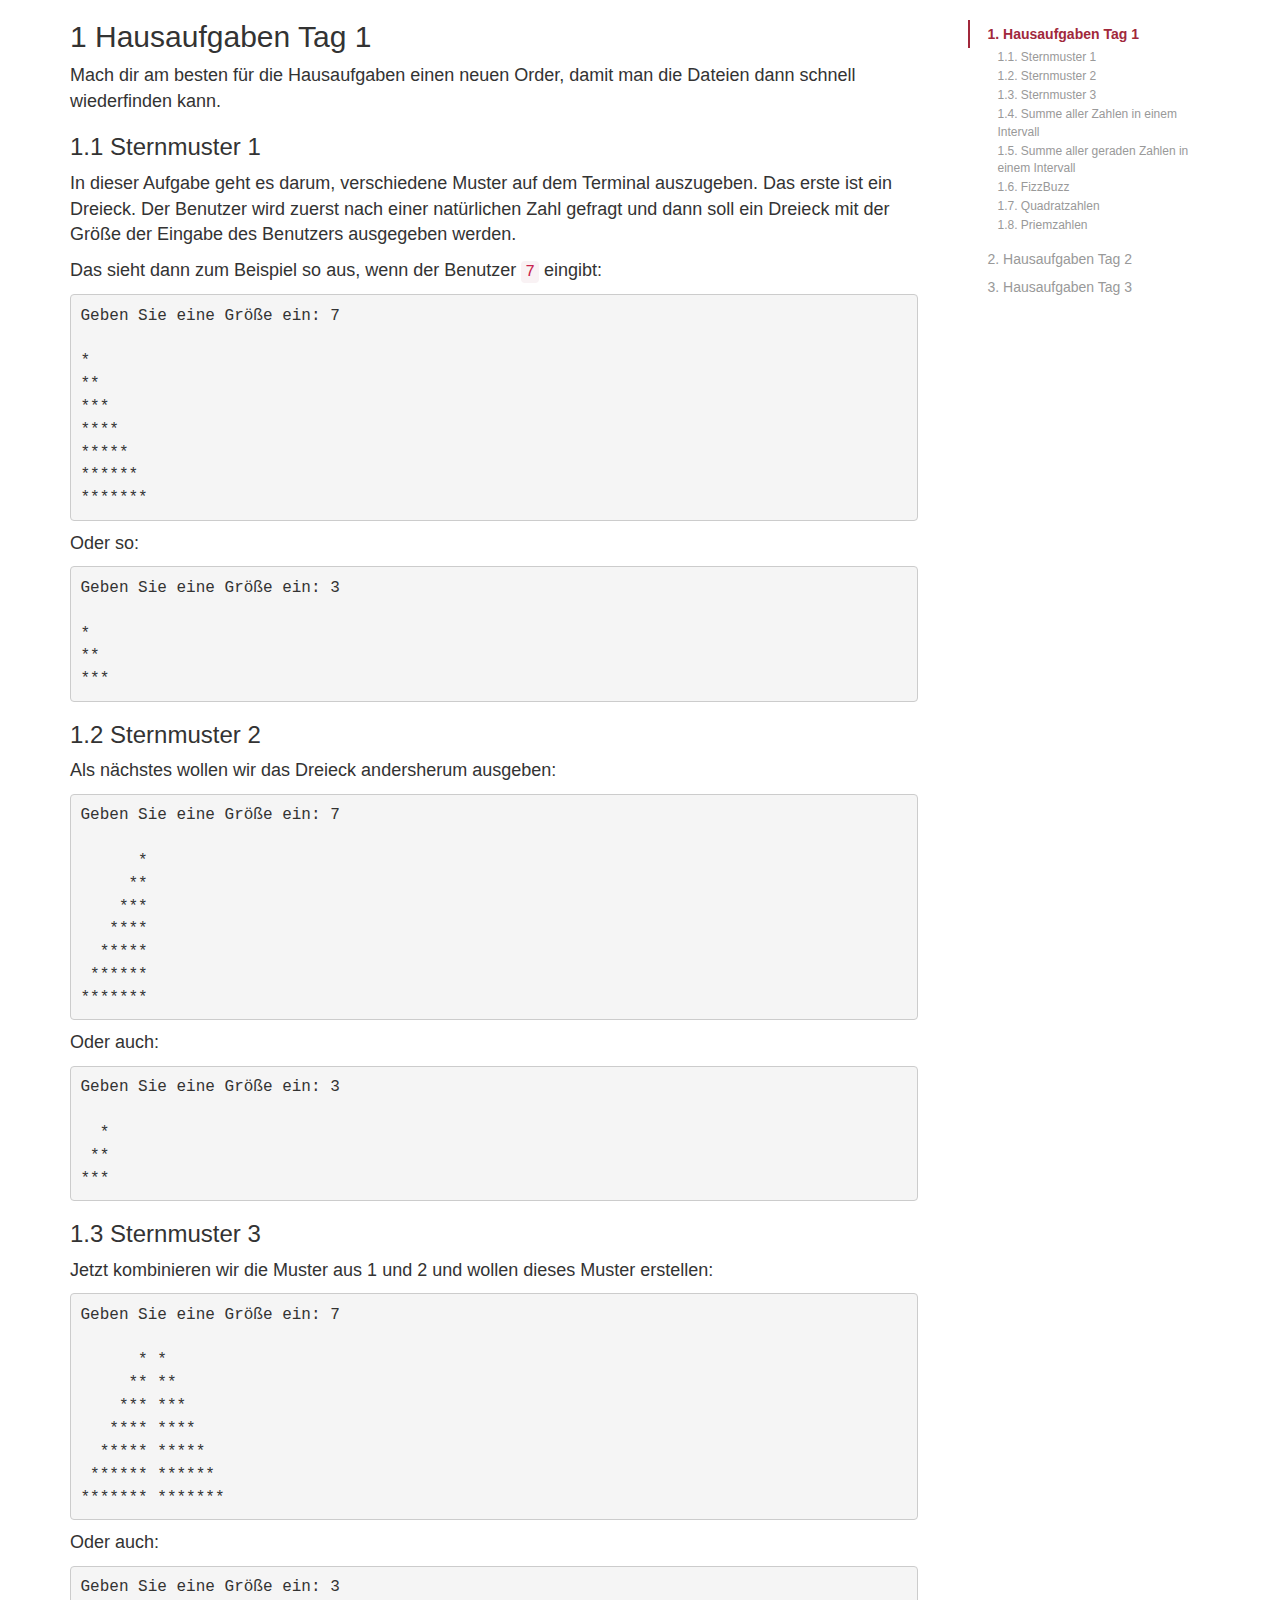
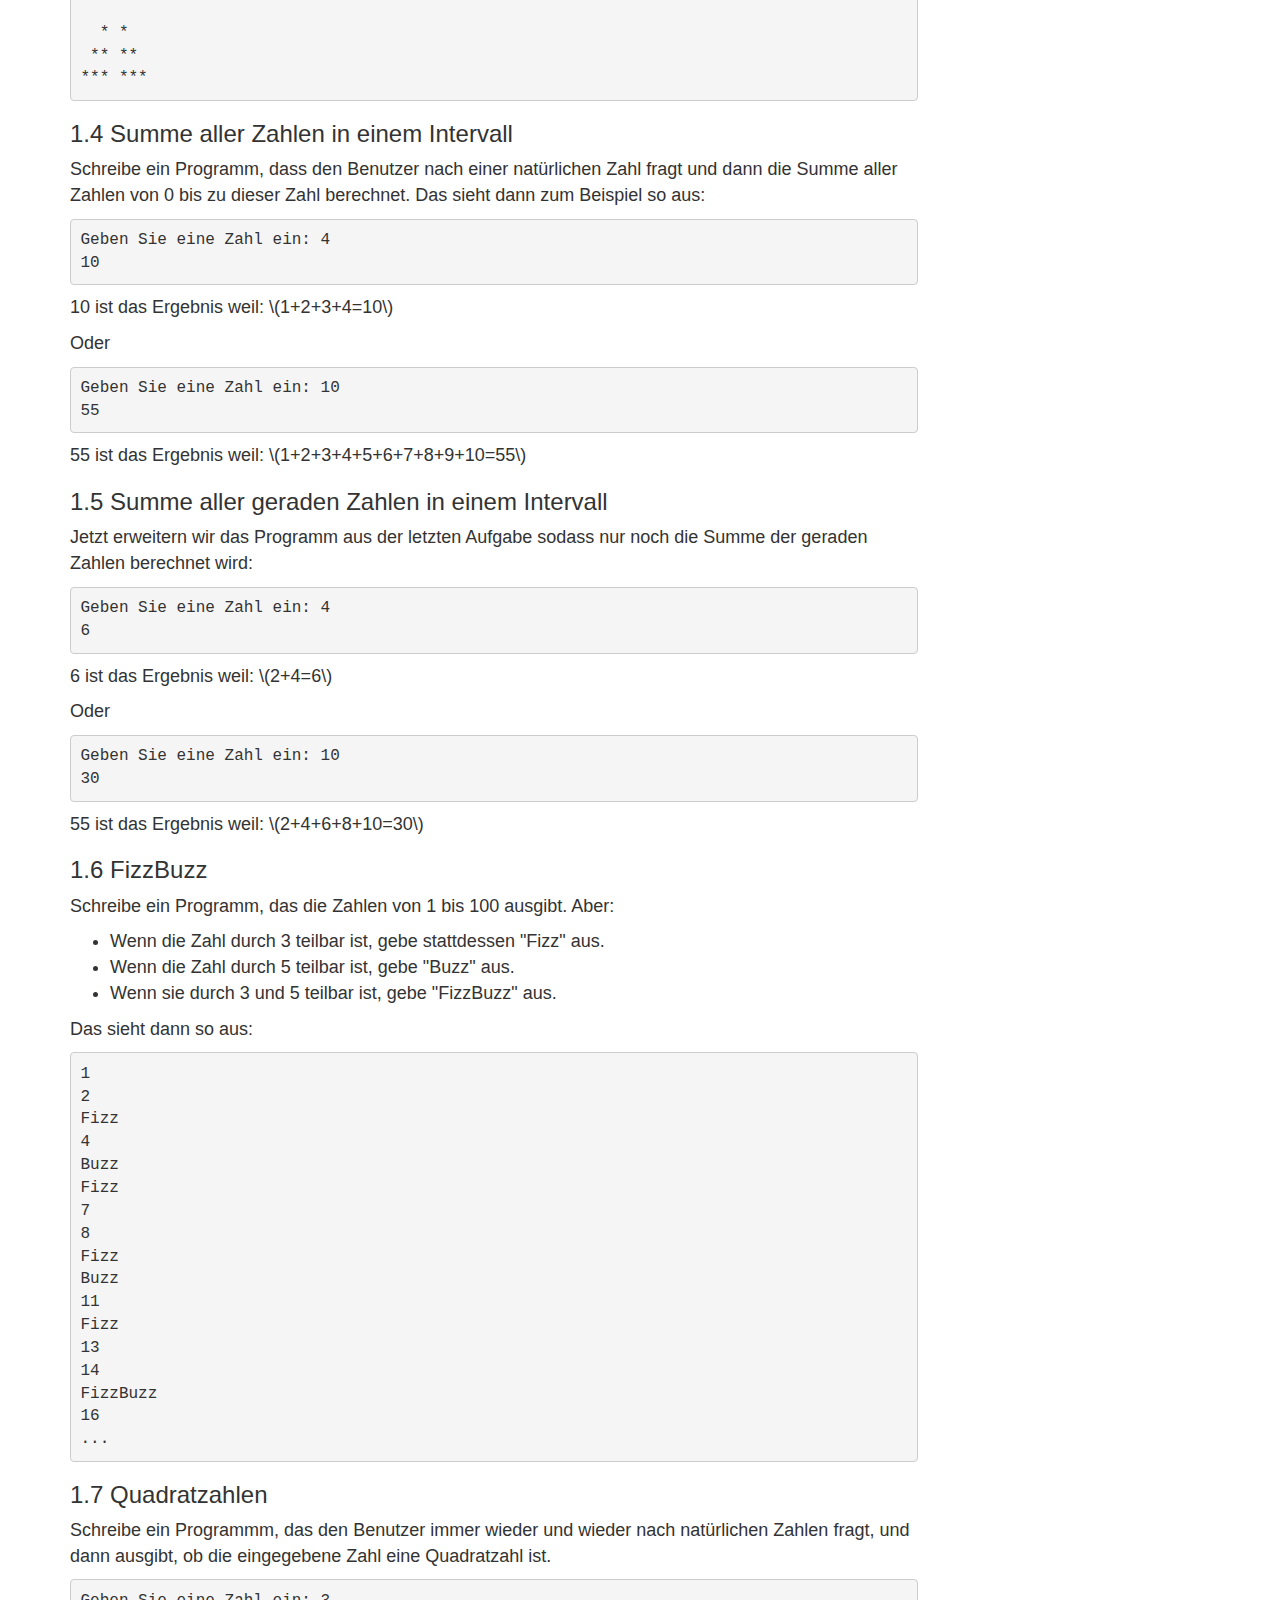
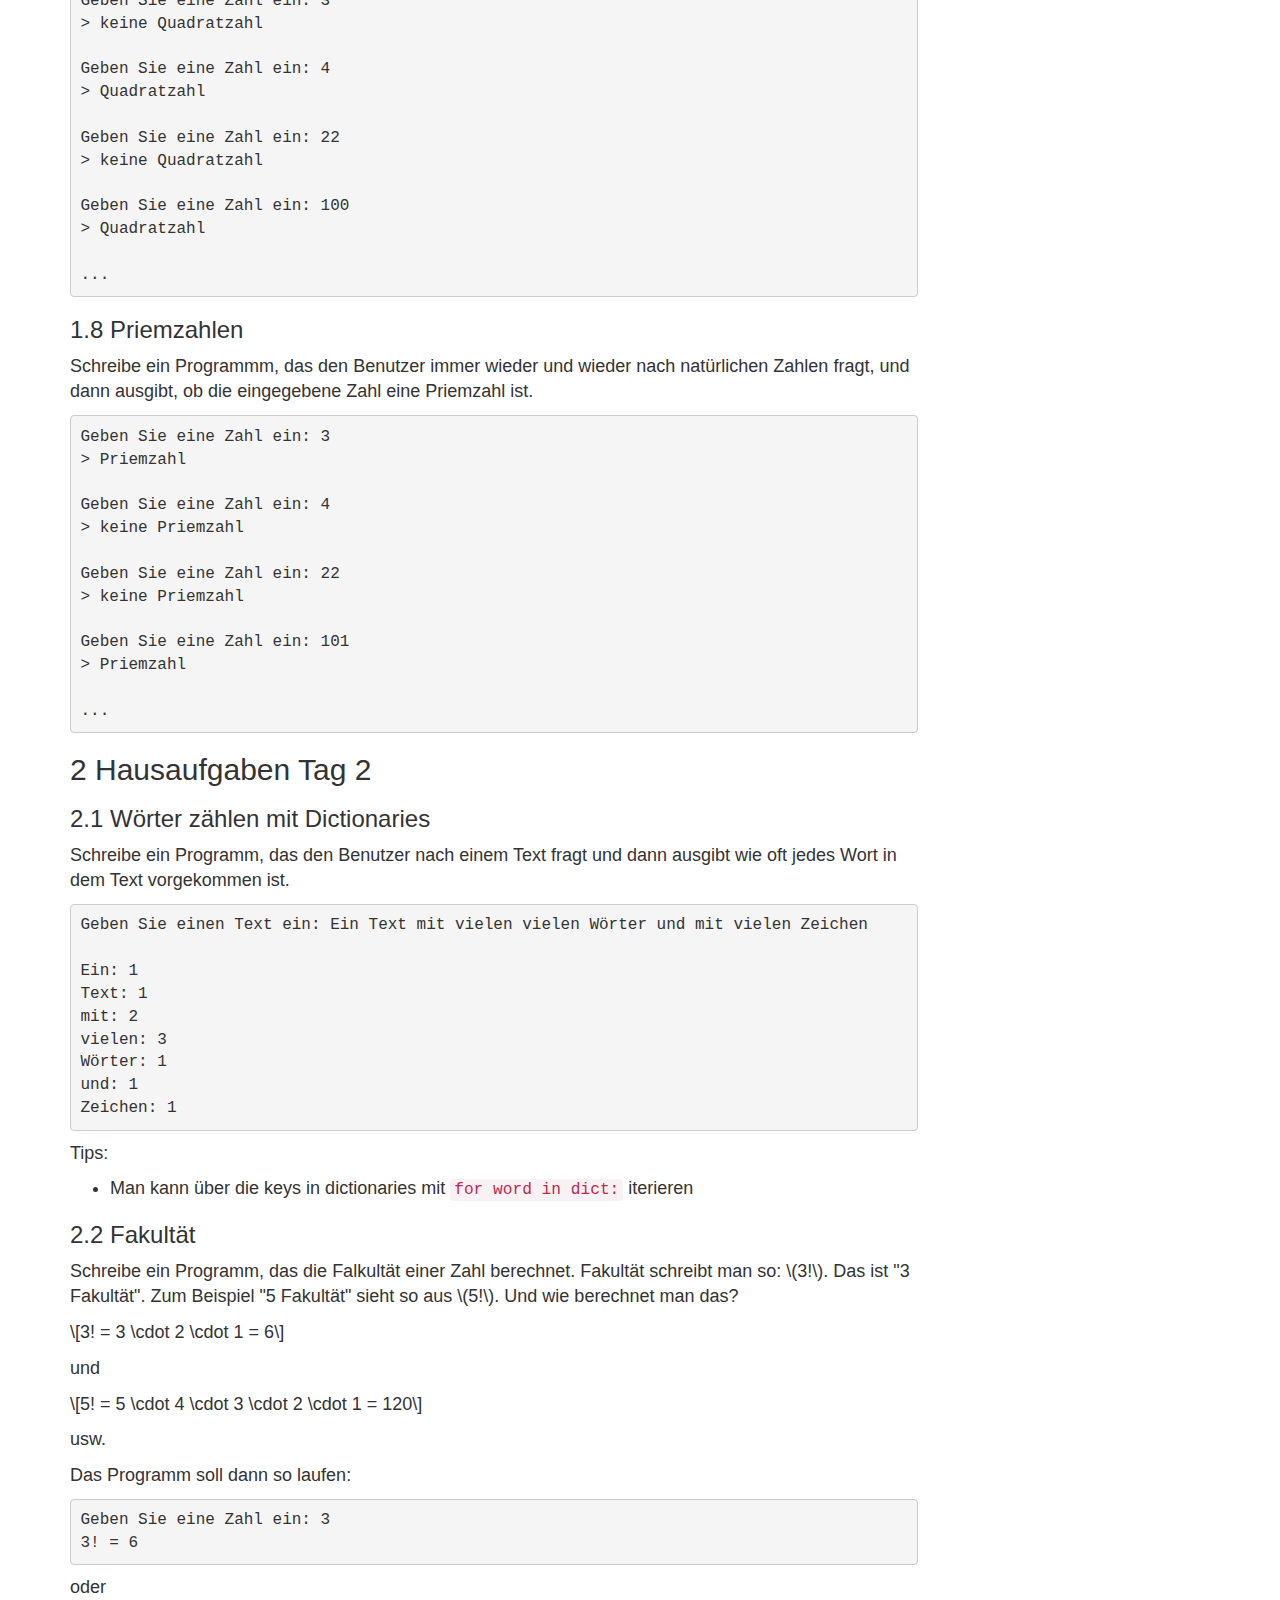
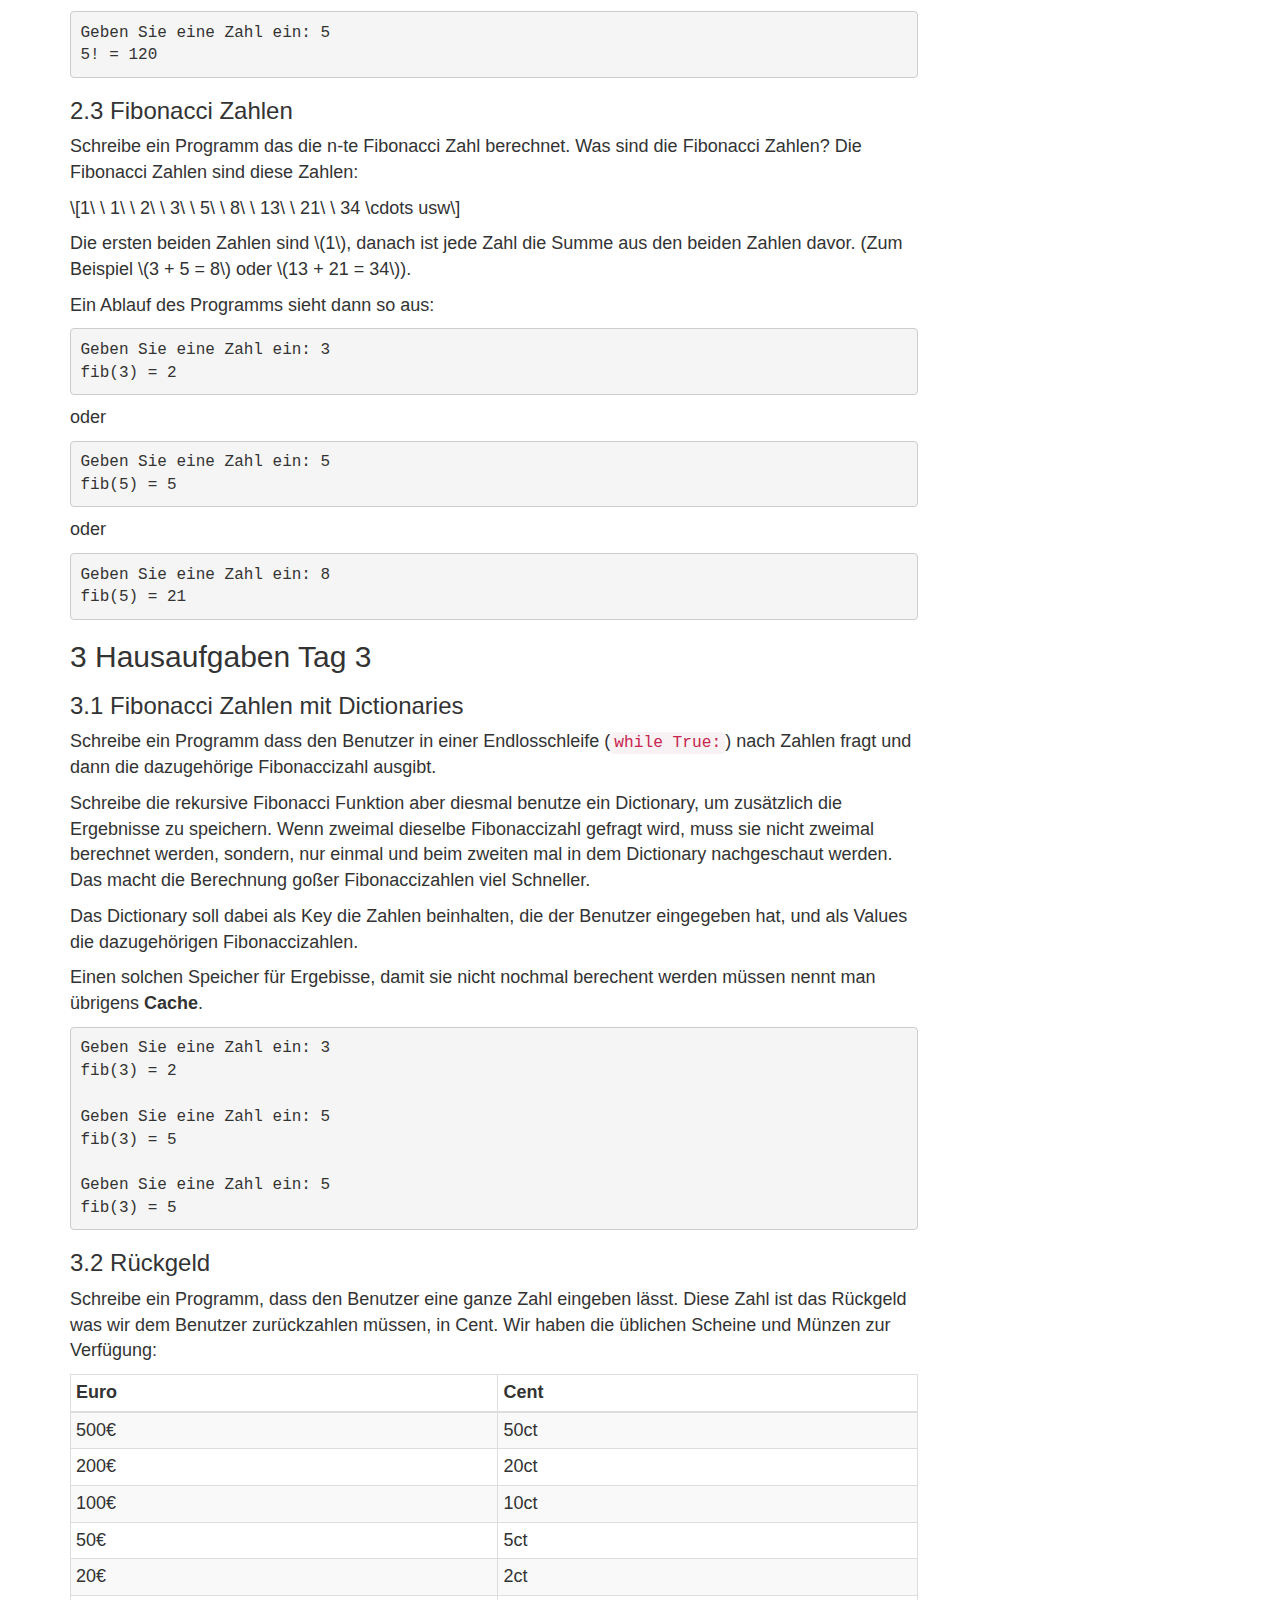
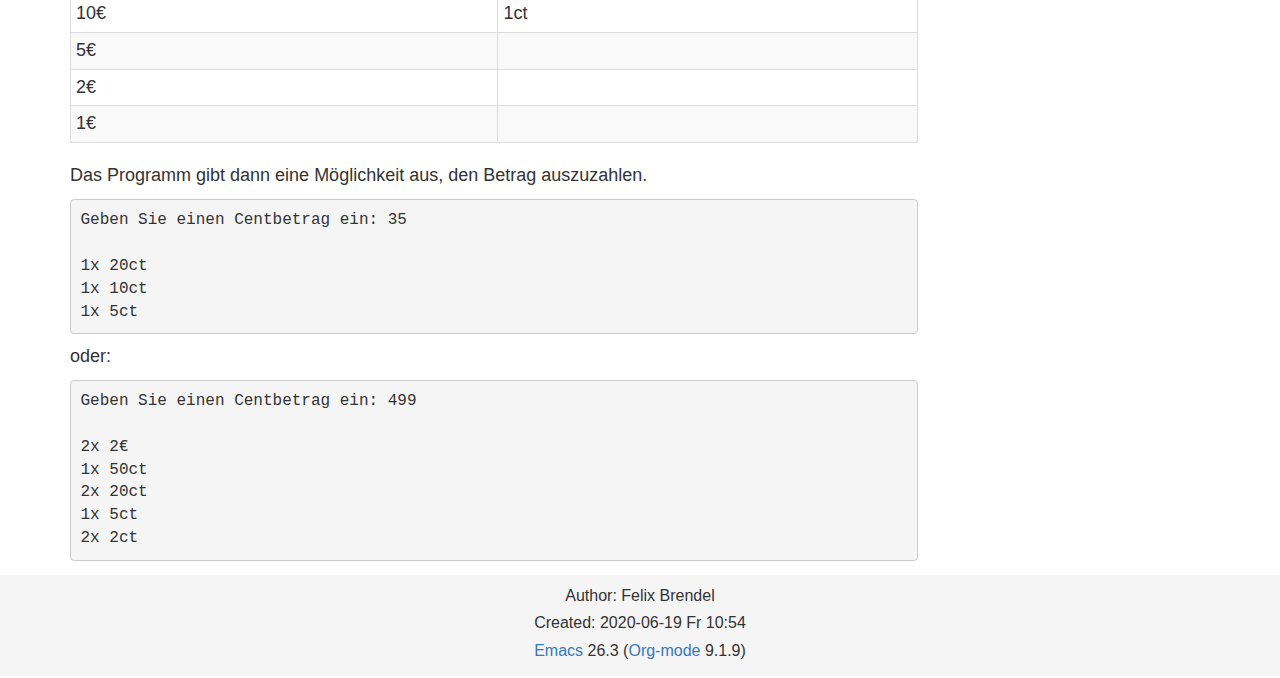
<file: python/index.html>
<!doctype html>
<html lang="en">
<head>
<title></title>
<!-- 2020-06-19 Fr 10:54 -->
<meta charset="utf-8">
<meta name="viewport" content="width=device-width, initial-scale=1">
<meta name="generator" content="Org-mode">
<meta name="author" content="Felix Brendel">

<link  href="https://cdnjs.cloudflare.com/ajax/libs/twitter-bootstrap/3.3.5/css/bootstrap.min.css" rel="stylesheet">
<script src="https://cdnjs.cloudflare.com/ajax/libs/jquery/1.11.3/jquery.min.js"></script>
<script src="https://cdnjs.cloudflare.com/ajax/libs/twitter-bootstrap/3.3.5/js/bootstrap.min.js"></script>
<style>
/* org mode styles on top of twbs */

html {
    position: relative;
    min-height: 100%;
}

body {
    font-size: 18px;
    margin-bottom: 105px;
}

footer {
    position: absolute;
    bottom: 0;
    width: 100%;
    height: 101px;
    background-color: #f5f5f5;
}

footer > div {
    padding: 10px;
}

footer p {
    margin: 0 0 5px;
    text-align: center;
    font-size: 16px;
}

#table-of-contents {
    margin-top: 20px;
    margin-bottom: 20px;
}

blockquote p {
    font-size: 18px;
}

pre {
    font-size: 16px;
}

.footpara {
    display: inline-block;
}

figcaption {
  font-size: 16px;
  color: #666;
  font-style: italic;
  padding-bottom: 15px;
}

/* from twbs docs */

.bs-docs-sidebar.affix {
    position: static;
}
@media (min-width: 768px) {
    .bs-docs-sidebar {
        padding-left: 20px;
    }
}

/* All levels of nav */
.bs-docs-sidebar .nav > li > a {
    display: block;
    padding: 4px 20px;
    font-size: 14px;
    font-weight: 500;
    color: #999;
}
.bs-docs-sidebar .nav > li > a:hover,
.bs-docs-sidebar .nav > li > a:focus {
    padding-left: 19px;
    color: #A1283B;
    text-decoration: none;
    background-color: transparent;
    border-left: 1px solid #A1283B;
}
.bs-docs-sidebar .nav > .active > a,
.bs-docs-sidebar .nav > .active:hover > a,
.bs-docs-sidebar .nav > .active:focus > a {
    padding-left: 18px;
    font-weight: bold;
    color: #A1283B;
    background-color: transparent;
    border-left: 2px solid #A1283B;
}

/* Nav: second level (shown on .active) */
.bs-docs-sidebar .nav .nav {
    display: none; /* Hide by default, but at >768px, show it */
    padding-bottom: 10px;
}
.bs-docs-sidebar .nav .nav > li > a {
    padding-top: 1px;
    padding-bottom: 1px;
    padding-left: 30px;
    font-size: 12px;
    font-weight: normal;
}
.bs-docs-sidebar .nav .nav > li > a:hover,
.bs-docs-sidebar .nav .nav > li > a:focus {
    padding-left: 29px;
}
.bs-docs-sidebar .nav .nav > .active > a,
.bs-docs-sidebar .nav .nav > .active:hover > a,
.bs-docs-sidebar .nav .nav > .active:focus > a {
    padding-left: 28px;
    font-weight: 500;
}

/* Nav: third level (shown on .active) */
.bs-docs-sidebar .nav .nav .nav {
    padding-bottom: 10px;
}
.bs-docs-sidebar .nav .nav .nav > li > a {
    padding-top: 1px;
    padding-bottom: 1px;
    padding-left: 40px;
    font-size: 12px;
    font-weight: normal;
}
.bs-docs-sidebar .nav .nav .nav > li > a:hover,
.bs-docs-sidebar .nav .nav .nav > li > a:focus {
    padding-left: 39px;
}
.bs-docs-sidebar .nav .nav .nav > .active > a,
.bs-docs-sidebar .nav .nav .nav > .active:hover > a,
.bs-docs-sidebar .nav .nav .nav > .active:focus > a {
    padding-left: 38px;
    font-weight: 500;
}

/* Show and affix the side nav when space allows it */
@media (min-width: 992px) {
    .bs-docs-sidebar .nav > .active > ul {
        display: block;
    }
    /* Widen the fixed sidebar */
    .bs-docs-sidebar.affix,
    .bs-docs-sidebar.affix-bottom {
        width: 213px;
    }
    .bs-docs-sidebar.affix {
        position: fixed; /* Undo the static from mobile first approach */
        top: 20px;
    }
    .bs-docs-sidebar.affix-bottom {
        position: absolute; /* Undo the static from mobile first approach */
    }
    .bs-docs-sidebar.affix .bs-docs-sidenav,.bs-docs-sidebar.affix-bottom .bs-docs-sidenav {
        margin-top: 0;
        margin-bottom: 0
    }
}
@media (min-width: 1200px) {
    /* Widen the fixed sidebar again */
    .bs-docs-sidebar.affix-bottom,
    .bs-docs-sidebar.affix {
        width: 263px;
    }
}
</style>
<script>
$(function() {
    'use strict';

    $('.bs-docs-sidebar li').first().addClass('active');

    $(document.body).scrollspy({target: '.bs-docs-sidebar'});

    $('.bs-docs-sidebar').affix();
});
</script>

<script type="text/x-mathjax-config">
MathJax.Hub.Config({
  displayAlign: "center",
  displayIndent: "2em",
  messageStyle: "none",
  "HTML-CSS": {
    scale: 100,
    styles: {
      ".MathJax_Display": {
        "font-size": "100%"
      }
    }
  },
  "SVG": {
    scale: 100,
    styles: {
      ".MathJax_SVG_Display": {
        "font-size": "100%",
        "margin-left": "-2.281em"
      }
    }
  }
});
</script>
<script src="https://cdn.mathjax.org/mathjax/latest/MathJax.js?config=TeX-AMS_SVG"></script>
</head>
<body>
<div id="content" class="container">
<div class="row"><div class="col-md-3 col-md-push-9"><nav id="table-of-contents">
<div id="text-table-of-contents" class="bs-docs-sidebar">
<ul class="nav">
<li><a href="#sec-1">1. Hausaufgaben Tag 1</a>
<ul class="nav">
<li><a href="#sec-1-1">1.1. Sternmuster 1</a></li>
<li><a href="#sec-1-2">1.2. Sternmuster 2</a></li>
<li><a href="#sec-1-3">1.3. Sternmuster 3</a></li>
<li><a href="#sec-1-4">1.4. Summe aller Zahlen in einem Intervall</a></li>
<li><a href="#sec-1-5">1.5. Summe aller geraden Zahlen in einem Intervall</a></li>
<li><a href="#sec-1-6">1.6. FizzBuzz</a></li>
<li><a href="#sec-1-7">1.7. Quadratzahlen</a></li>
<li><a href="#sec-1-8">1.8. Priemzahlen</a></li>
</ul>
</li>
<li><a href="#sec-2">2. Hausaufgaben Tag 2</a>
<ul class="nav">
<li><a href="#sec-2-1">2.1. Wörter zählen mit Dictionaries</a></li>
<li><a href="#sec-2-2">2.2. Fakultät</a></li>
<li><a href="#sec-2-3">2.3. Fibonacci Zahlen</a></li>
</ul>
</li>
<li><a href="#sec-3">3. Hausaufgaben Tag 3</a>
<ul class="nav">
<li><a href="#sec-3-1">3.1. Fibonacci Zahlen mit Dictionaries</a></li>
<li><a href="#sec-3-2">3.2. Rückgeld</a></li>
</ul>
</li>
</ul>
</div>
</nav>
</div><div class="col-md-9 col-md-pull-3"><h1 class="title"></h1>
<div id="outline-container-sec-1" class="outline-2">
<h2 id="sec-1"><span class="section-number-2">1</span> Hausaufgaben Tag 1</h2>
<div class="outline-text-2" id="text-1">
<p>
Mach dir am besten für die Hausaufgaben einen neuen Order, damit man die Dateien dann schnell
wiederfinden kann.
</p>
</div>

<div id="outline-container-sec-1-1" class="outline-3">
<h3 id="sec-1-1"><span class="section-number-3">1.1</span> Sternmuster 1</h3>
<div class="outline-text-3" id="text-1-1">
<p>
In dieser Aufgabe geht es darum, verschiedene Muster auf dem Terminal auszugeben. Das erste ist ein
Dreieck. Der Benutzer wird zuerst nach einer natürlichen Zahl gefragt und dann soll ein Dreieck mit
der Größe der Eingabe des Benutzers ausgegeben werden.
</p>

<p>
Das sieht dann zum Beispiel so aus, wenn der Benutzer <code>7</code> eingibt:
</p>

<pre class="example">
Geben Sie eine Größe ein: 7

*
**
***
****
*****
******
*******
</pre>

<p>
Oder so:
</p>


<pre class="example">
Geben Sie eine Größe ein: 3

*
**
***
</pre>
</div>
</div>

<div id="outline-container-sec-1-2" class="outline-3">
<h3 id="sec-1-2"><span class="section-number-3">1.2</span> Sternmuster 2</h3>
<div class="outline-text-3" id="text-1-2">
<p>
Als nächstes wollen wir das Dreieck andersherum ausgeben:
</p>

<pre class="example">
Geben Sie eine Größe ein: 7

      *
     **
    ***
   ****
  *****
 ******
*******
</pre>

<p>
Oder auch:
</p>

<pre class="example">
Geben Sie eine Größe ein: 3

  *
 **
***
</pre>
</div>
</div>

<div id="outline-container-sec-1-3" class="outline-3">
<h3 id="sec-1-3"><span class="section-number-3">1.3</span> Sternmuster 3</h3>
<div class="outline-text-3" id="text-1-3">
<p>
Jetzt kombinieren wir die Muster aus 1 und 2 und wollen dieses Muster erstellen:
</p>

<pre class="example">
Geben Sie eine Größe ein: 7

      * *
     ** **
    *** ***
   **** ****
  ***** *****
 ****** ******
******* *******
</pre>

<p>
Oder auch:
</p>

<pre class="example">
Geben Sie eine Größe ein: 3

  * *
 ** **
*** ***
</pre>
</div>
</div>
<div id="outline-container-sec-1-4" class="outline-3">
<h3 id="sec-1-4"><span class="section-number-3">1.4</span> Summe aller Zahlen in einem Intervall</h3>
<div class="outline-text-3" id="text-1-4">
<p>
Schreibe ein Programm, dass den Benutzer nach einer natürlichen Zahl fragt und dann die Summe aller
Zahlen von 0 bis zu dieser Zahl berechnet. Das sieht dann zum Beispiel so aus:
</p>

<pre class="example">
Geben Sie eine Zahl ein: 4
10
</pre>

<p>
10 ist das Ergebnis weil:
\(1+2+3+4=10\)
</p>

<p>
Oder
</p>

<pre class="example">
Geben Sie eine Zahl ein: 10
55
</pre>
<p>
55 ist das Ergebnis weil:
\(1+2+3+4+5+6+7+8+9+10=55\)
</p>
</div>
</div>

<div id="outline-container-sec-1-5" class="outline-3">
<h3 id="sec-1-5"><span class="section-number-3">1.5</span> Summe aller geraden Zahlen in einem Intervall</h3>
<div class="outline-text-3" id="text-1-5">
<p>
Jetzt erweitern wir das Programm aus der letzten Aufgabe sodass nur noch die Summe der geraden
Zahlen berechnet wird:
</p>


<pre class="example">
Geben Sie eine Zahl ein: 4
6
</pre>

<p>
6 ist das Ergebnis weil:
\(2+4=6\)
</p>

<p>
Oder
</p>

<pre class="example">
Geben Sie eine Zahl ein: 10
30
</pre>
<p>
55 ist das Ergebnis weil:
\(2+4+6+8+10=30\)
</p>
</div>
</div>
<div id="outline-container-sec-1-6" class="outline-3">
<h3 id="sec-1-6"><span class="section-number-3">1.6</span> FizzBuzz</h3>
<div class="outline-text-3" id="text-1-6">
<p>
Schreibe ein Programm, das die Zahlen von 1 bis 100 ausgibt. Aber:
</p>
<ul class="org-ul">
<li>Wenn die Zahl durch 3 teilbar ist, gebe stattdessen "Fizz" aus.
</li>
<li>Wenn die Zahl durch 5 teilbar ist, gebe "Buzz" aus.
</li>
<li>Wenn sie durch 3 und 5 teilbar ist, gebe "FizzBuzz" aus.
</li>
</ul>

<p>
Das sieht dann so aus:
</p>

<pre class="example">
1
2
Fizz
4
Buzz
Fizz
7
8
Fizz
Buzz
11
Fizz
13
14
FizzBuzz
16
...
</pre>
</div>
</div>
<div id="outline-container-sec-1-7" class="outline-3">
<h3 id="sec-1-7"><span class="section-number-3">1.7</span> Quadratzahlen</h3>
<div class="outline-text-3" id="text-1-7">
<p>
Schreibe ein Programmm, das den Benutzer immer wieder und wieder nach natürlichen Zahlen fragt, und
dann ausgibt, ob die eingegebene Zahl eine Quadratzahl ist.
</p>

<pre class="example">
Geben Sie eine Zahl ein: 3
&gt; keine Quadratzahl

Geben Sie eine Zahl ein: 4
&gt; Quadratzahl

Geben Sie eine Zahl ein: 22
&gt; keine Quadratzahl

Geben Sie eine Zahl ein: 100
&gt; Quadratzahl

...
</pre>
</div>
</div>

<div id="outline-container-sec-1-8" class="outline-3">
<h3 id="sec-1-8"><span class="section-number-3">1.8</span> Priemzahlen</h3>
<div class="outline-text-3" id="text-1-8">
<p>
Schreibe ein Programmm, das den Benutzer immer wieder und wieder nach natürlichen Zahlen fragt, und
dann ausgibt, ob die eingegebene Zahl eine Priemzahl ist.
</p>

<pre class="example">
Geben Sie eine Zahl ein: 3
&gt; Priemzahl

Geben Sie eine Zahl ein: 4
&gt; keine Priemzahl

Geben Sie eine Zahl ein: 22
&gt; keine Priemzahl

Geben Sie eine Zahl ein: 101
&gt; Priemzahl

...
</pre>
</div>
</div>
</div>
<div id="outline-container-sec-2" class="outline-2">
<h2 id="sec-2"><span class="section-number-2">2</span> Hausaufgaben Tag 2</h2>
<div class="outline-text-2" id="text-2">
</div><div id="outline-container-sec-2-1" class="outline-3">
<h3 id="sec-2-1"><span class="section-number-3">2.1</span> Wörter zählen mit Dictionaries</h3>
<div class="outline-text-3" id="text-2-1">
<p>
Schreibe ein Programm, das den Benutzer nach einem Text fragt und dann ausgibt wie oft jedes Wort
in dem Text vorgekommen ist.
</p>

<pre class="example">
Geben Sie einen Text ein: Ein Text mit vielen vielen Wörter und mit vielen Zeichen

Ein: 1
Text: 1
mit: 2
vielen: 3
Wörter: 1
und: 1
Zeichen: 1
</pre>

<p>
Tips:
</p>
<ul class="org-ul">
<li>Man kann über die keys in dictionaries mit <code>for word in dict:</code> iterieren
</li>
</ul>
</div>
</div>

<div id="outline-container-sec-2-2" class="outline-3">
<h3 id="sec-2-2"><span class="section-number-3">2.2</span> Fakultät</h3>
<div class="outline-text-3" id="text-2-2">
<p>
Schreibe ein Programm, das die Falkultät einer Zahl berechnet. Fakultät schreibt man so: \(3!\). Das
ist "3 Fakultät". Zum Beispiel "5 Fakultät" sieht so aus \(5!\). Und wie berechnet man das?
</p>

<p>
\[3! = 3 \cdot 2 \cdot 1 = 6\]
</p>

<p>
und
</p>

<p>
\[5! = 5 \cdot 4 \cdot 3 \cdot 2 \cdot 1 = 120\]
</p>

<p>
usw.
</p>

<p>
Das Programm soll dann so laufen:
</p>

<pre class="example">
Geben Sie eine Zahl ein: 3
3! = 6
</pre>

<p>
oder
</p>

<pre class="example">
Geben Sie eine Zahl ein: 5
5! = 120
</pre>
</div>
</div>

<div id="outline-container-sec-2-3" class="outline-3">
<h3 id="sec-2-3"><span class="section-number-3">2.3</span> Fibonacci Zahlen</h3>
<div class="outline-text-3" id="text-2-3">
<p>
Schreibe ein Programm das die n-te Fibonacci Zahl berechnet. Was sind die Fibonacci Zahlen?
Die Fibonacci Zahlen sind diese Zahlen:
</p>

<p>
\[1\ \ 1\ \ 2\ \ 3\ \ 5\ \ 8\ \ 13\ \ 21\ \ 34 \cdots usw\]
</p>

<p>
Die ersten beiden Zahlen sind \(1\), danach ist jede Zahl die Summe aus den beiden Zahlen davor.
(Zum Beispiel \(3 + 5 = 8\) oder \(13 + 21 = 34\)).
</p>

<p>
Ein Ablauf des Programms sieht dann so aus:
</p>

<pre class="example">
Geben Sie eine Zahl ein: 3
fib(3) = 2
</pre>

<p>
oder
</p>

<pre class="example">
Geben Sie eine Zahl ein: 5
fib(5) = 5
</pre>

<p>
oder
</p>

<pre class="example">
Geben Sie eine Zahl ein: 8
fib(5) = 21
</pre>
</div>
</div>
</div>
<div id="outline-container-sec-3" class="outline-2">
<h2 id="sec-3"><span class="section-number-2">3</span> Hausaufgaben Tag 3</h2>
<div class="outline-text-2" id="text-3">
</div><div id="outline-container-sec-3-1" class="outline-3">
<h3 id="sec-3-1"><span class="section-number-3">3.1</span> Fibonacci Zahlen mit Dictionaries</h3>
<div class="outline-text-3" id="text-3-1">
<p>
Schreibe ein Programm dass den Benutzer in einer Endlosschleife (<code>while True:</code>) nach Zahlen fragt
und dann die dazugehörige Fibonaccizahl ausgibt.
</p>

<p>
Schreibe die rekursive Fibonacci Funktion aber diesmal benutze ein Dictionary, um zusätzlich die
Ergebnisse zu speichern. Wenn zweimal dieselbe Fibonaccizahl gefragt wird, muss sie nicht zweimal
berechnet werden, sondern, nur einmal und beim zweiten mal in dem Dictionary nachgeschaut werden.
Das macht die Berechnung goßer Fibonaccizahlen viel Schneller.
</p>

<p>
Das Dictionary soll dabei als Key die Zahlen beinhalten, die der Benutzer eingegeben hat, und als
Values die dazugehörigen Fibonaccizahlen.
</p>

<p>
Einen solchen Speicher für Ergebisse, damit sie nicht nochmal berechent werden müssen nennt man
übrigens <b>Cache</b>.
</p>

<pre class="example">
Geben Sie eine Zahl ein: 3
fib(3) = 2

Geben Sie eine Zahl ein: 5
fib(3) = 5

Geben Sie eine Zahl ein: 5
fib(3) = 5
</pre>
</div>
</div>
<div id="outline-container-sec-3-2" class="outline-3">
<h3 id="sec-3-2"><span class="section-number-3">3.2</span> Rückgeld</h3>
<div class="outline-text-3" id="text-3-2">
<p>
Schreibe ein Programm, dass den Benutzer eine ganze Zahl eingeben lässt. Diese Zahl ist das Rückgeld
was wir dem Benutzer zurückzahlen müssen, in Cent. Wir haben die üblichen Scheine und Münzen zur
Verfügung:
</p>

<table class="table table-striped table-bordered table-hover table-condensed">


<colgroup>
<col  class="left">

<col  class="left">
</colgroup>
<thead>
<tr>
<th scope="col" class="text-left">Euro</th>
<th scope="col" class="text-left">Cent</th>
</tr>
</thead>
<tbody>
<tr>
<td class="text-left">500€</td>
<td class="text-left">50ct</td>
</tr>

<tr>
<td class="text-left">200€</td>
<td class="text-left">20ct</td>
</tr>

<tr>
<td class="text-left">100€</td>
<td class="text-left">10ct</td>
</tr>

<tr>
<td class="text-left">50€</td>
<td class="text-left">5ct</td>
</tr>

<tr>
<td class="text-left">20€</td>
<td class="text-left">2ct</td>
</tr>

<tr>
<td class="text-left">10€</td>
<td class="text-left">1ct</td>
</tr>

<tr>
<td class="text-left">5€</td>
<td class="text-left">&#xa0;</td>
</tr>

<tr>
<td class="text-left">2€</td>
<td class="text-left">&#xa0;</td>
</tr>

<tr>
<td class="text-left">1€</td>
<td class="text-left">&#xa0;</td>
</tr>
</tbody>
</table>

<p>
Das Programm gibt dann eine Möglichkeit aus, den Betrag auszuzahlen.
</p>

<pre class="example">
Geben Sie einen Centbetrag ein: 35

1x 20ct
1x 10ct
1x 5ct
</pre>

<p>
oder:
</p>

<pre class="example">
Geben Sie einen Centbetrag ein: 499

2x 2€
1x 50ct
2x 20ct
1x 5ct
2x 2ct
</pre>
</div>
</div>
</div>
</div></div></div>
<footer id="postamble" class="">
<div><p class="author">Author: Felix Brendel</p>
<p class="date">Created: 2020-06-19 Fr 10:54</p>
<p class="creator"><a href="http://www.gnu.org/software/emacs/">Emacs</a> 26.3 (<a href="http://orgmode.org">Org-mode</a> 9.1.9)</p>
</div>
</footer>
</body>
</html>
</file>
